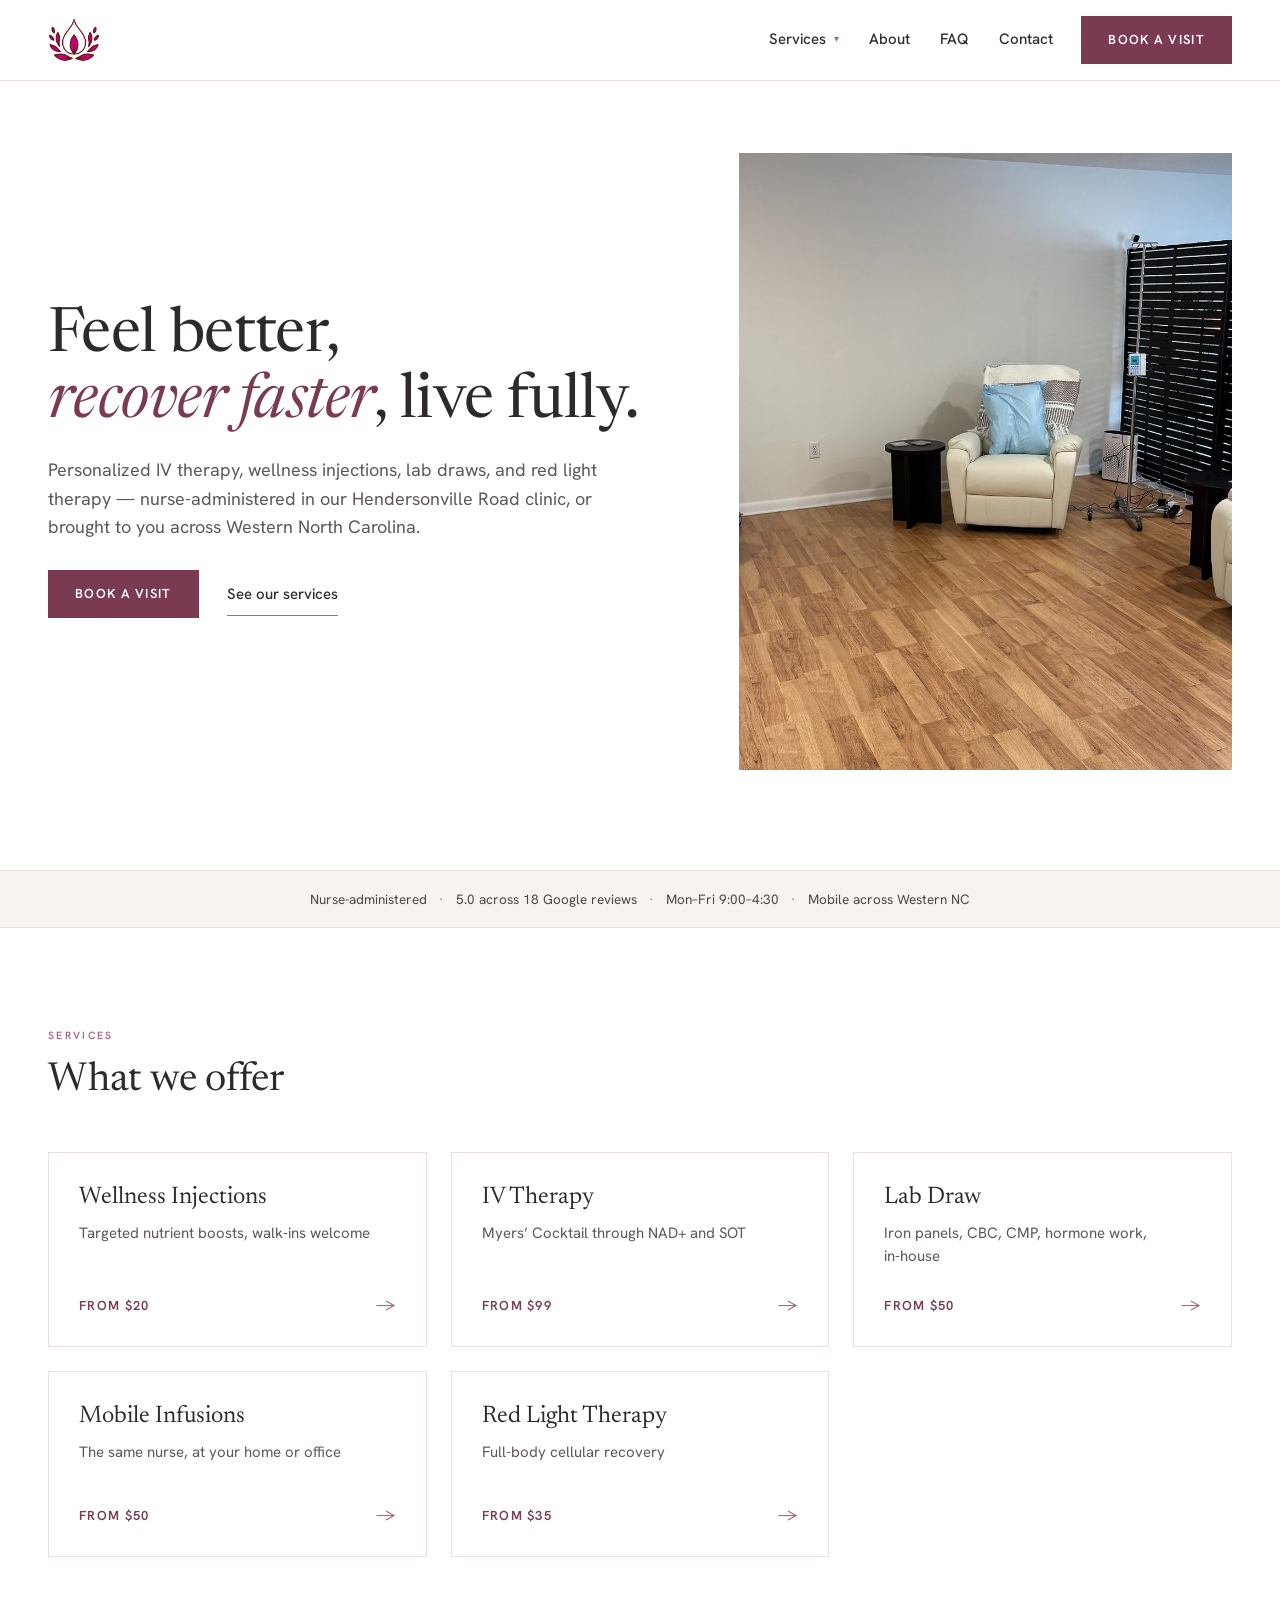
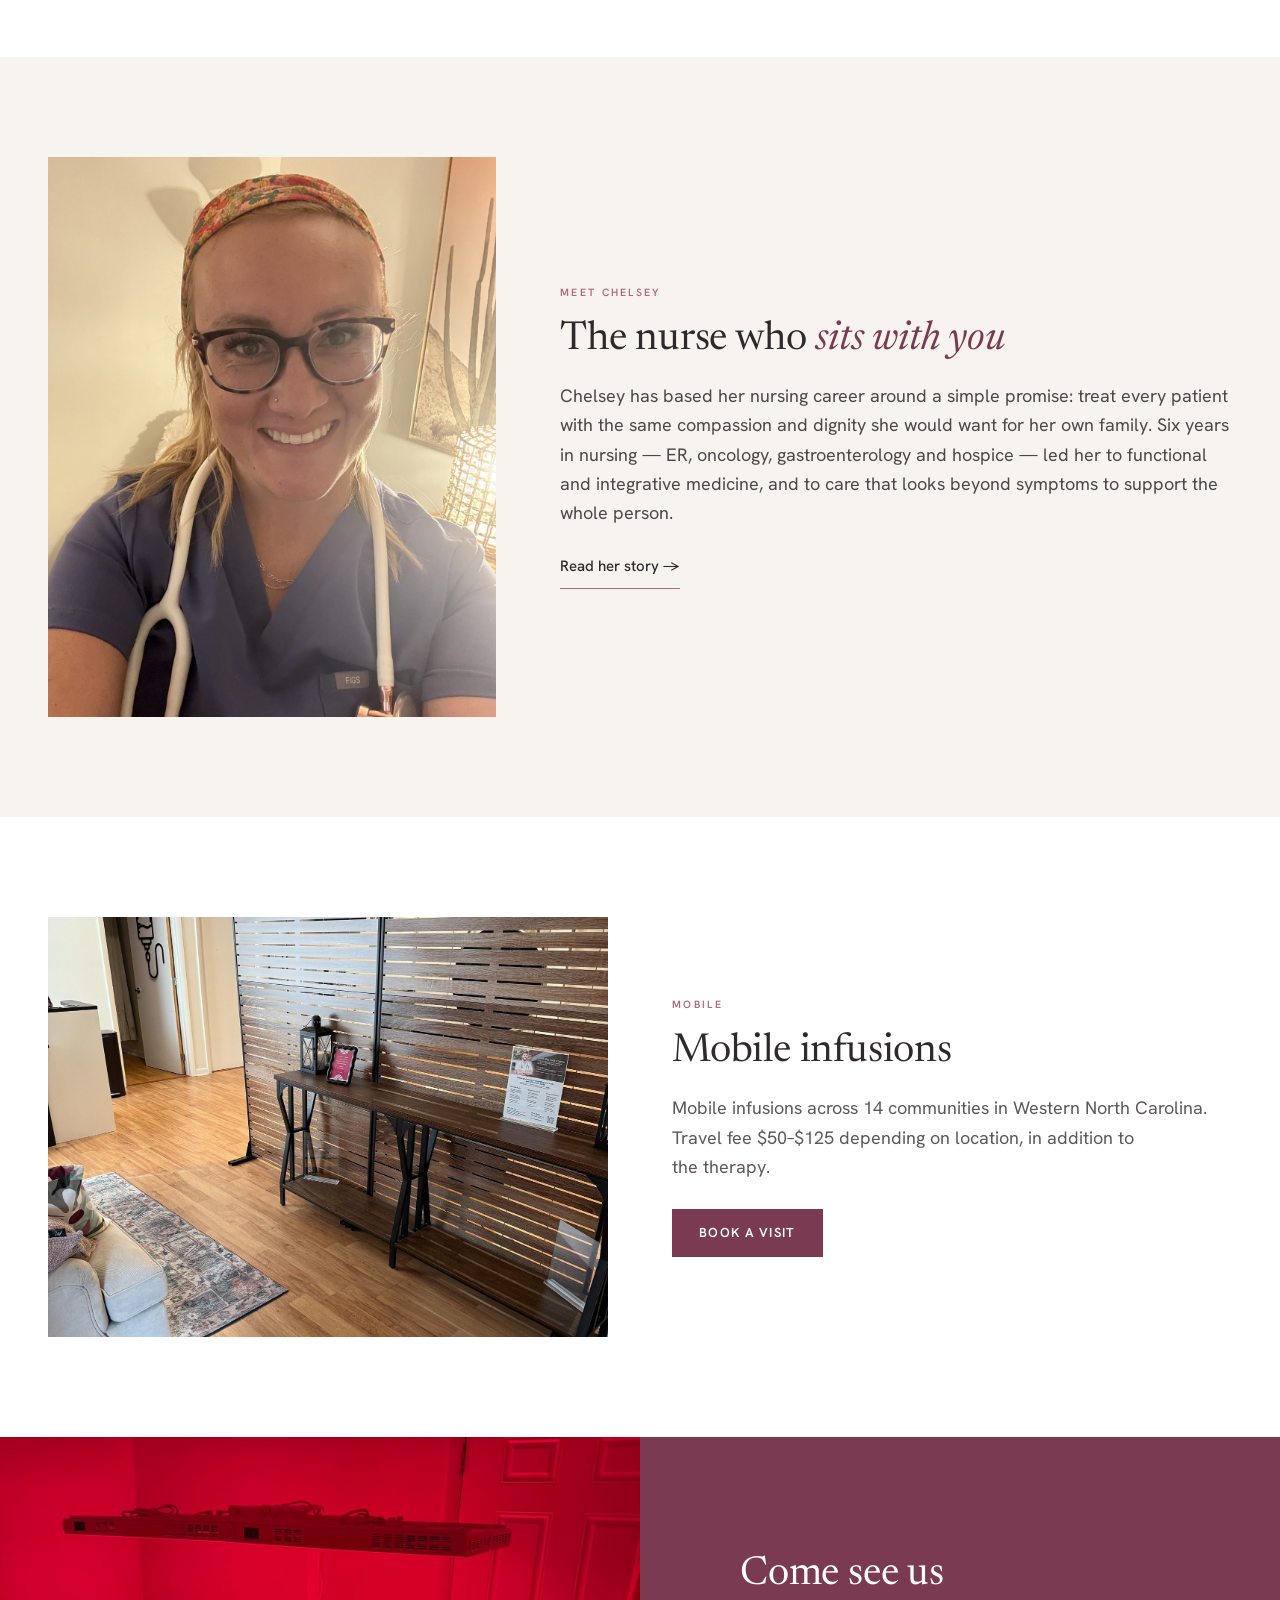
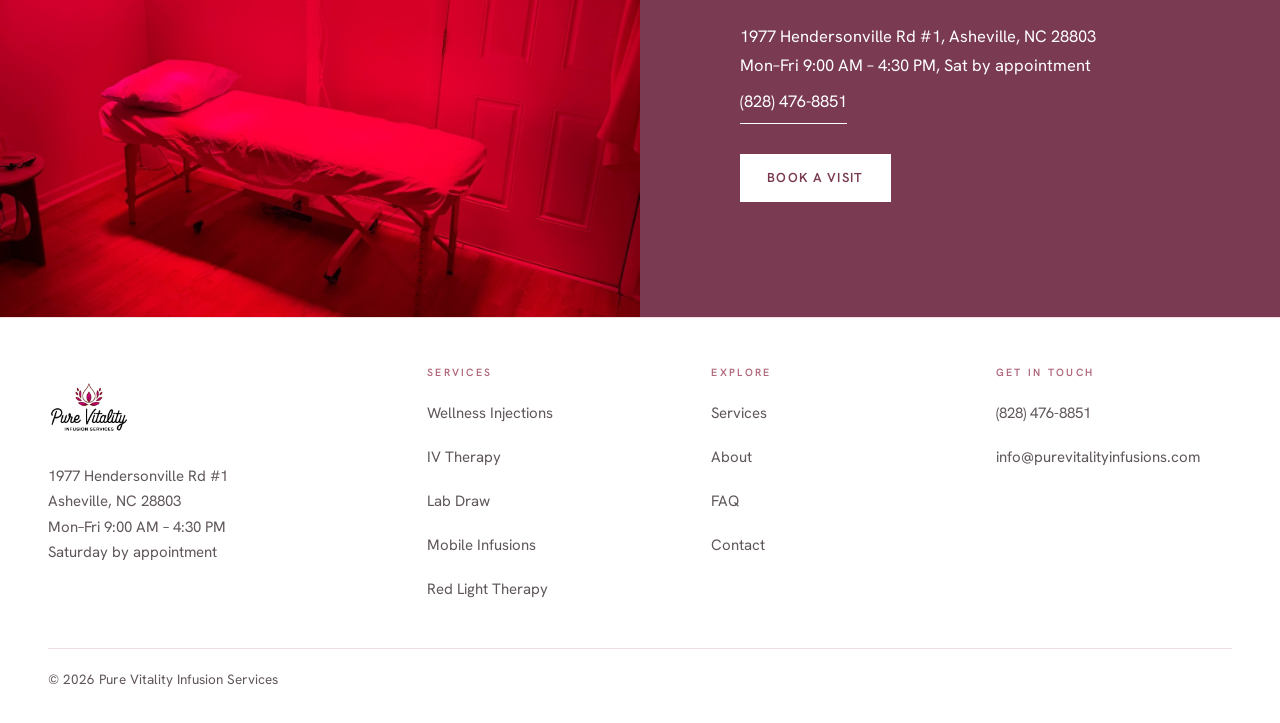
<file: index.html>
<!doctype html>
<html lang="en">
<head>
<meta charset="utf-8">
<meta name="viewport" content="width=device-width, initial-scale=1">
<title>Pure Vitality Infusion Services | IV Therapy in Asheville, NC</title>
<meta name="description" content="Nurse-administered IV therapy, wellness injections, lab draws and red light therapy in Asheville, NC — plus mobile infusions across Western North Carolina.">
<link rel="canonical" href="https://www.purevitalityinfusions.com/">
<meta name="theme-color" content="#7A3B52">
<meta property="og:type" content="website">
<meta property="og:site_name" content="Pure Vitality Infusion Services">
<meta property="og:title" content="Pure Vitality Infusion Services | IV Therapy in Asheville, NC">
<meta property="og:description" content="Nurse-administered IV therapy, wellness injections, lab draws and red light therapy in Asheville, NC — plus mobile infusions across Western North Carolina.">
<meta property="og:url" content="https://www.purevitalityinfusions.com/">
<meta property="og:image" content="https://www.purevitalityinfusions.com/assets/og-image.jpg">
<meta property="og:image:width" content="1200">
<meta property="og:image:height" content="630">
<meta name="twitter:card" content="summary_large_image">
<meta name="twitter:title" content="Pure Vitality Infusion Services | IV Therapy in Asheville, NC">
<meta name="twitter:description" content="Nurse-administered IV therapy, wellness injections, lab draws and red light therapy in Asheville, NC — plus mobile infusions across Western North Carolina.">
<meta name="twitter:image" content="https://www.purevitalityinfusions.com/assets/og-image.jpg">
<link rel="icon" type="image/png" href="assets/favicon.png">
<link rel="preconnect" href="https://fonts.googleapis.com">
<link rel="preconnect" href="https://fonts.gstatic.com" crossorigin>
<link href="https://fonts.googleapis.com/css2?family=Hanken+Grotesk:wght@400;500;600&family=Newsreader:ital@0;1&display=swap" rel="stylesheet">
<link rel="stylesheet" href="css/pure-vitality.css">
<script type="application/ld+json">
{
  "@context": "https://schema.org",
  "@type": "LocalBusiness",
  "@id": "https://www.purevitalityinfusions.com/#clinic",
  "name": "Pure Vitality Infusion Services",
  "url": "https://www.purevitalityinfusions.com/",
  "image": "https://www.purevitalityinfusions.com/assets/og-image.jpg",
  "telephone": "+1-828-476-8851",
  "email": "info@purevitalityinfusions.com",
  "priceRange": "$$",
  "address": {
    "@type": "PostalAddress",
    "streetAddress": "1977 Hendersonville Rd #1",
    "addressLocality": "Asheville",
    "addressRegion": "NC",
    "postalCode": "28803",
    "addressCountry": "US"
  },
  "openingHoursSpecification": [
    {
      "@type": "OpeningHoursSpecification",
      "dayOfWeek": ["Monday", "Tuesday", "Wednesday", "Thursday", "Friday"],
      "opens": "09:00",
      "closes": "16:30"
    }
  ],
  "areaServed": {
    "@type": "GeoCircle",
    "description": "Asheville and Western North Carolina"
  },
  "hasOfferCatalog": {
    "@type": "OfferCatalog",
    "name": "Services",
    "itemListElement": [
      {
        "@type": "Offer",
        "url": "https://www.purevitalityinfusions.com/wellness-injections",
        "priceCurrency": "USD",
        "price": "20",
        "itemOffered": {"@type": "Service", "name": "Wellness Injections"}
      },
      {
        "@type": "Offer",
        "url": "https://www.purevitalityinfusions.com/iv-therapy",
        "priceCurrency": "USD",
        "price": "99",
        "itemOffered": {"@type": "Service", "name": "IV Therapy"}
      },
      {
        "@type": "Offer",
        "url": "https://www.purevitalityinfusions.com/lab-draw",
        "priceCurrency": "USD",
        "price": "50",
        "itemOffered": {"@type": "Service", "name": "Lab Draw"}
      },
      {
        "@type": "Offer",
        "url": "https://www.purevitalityinfusions.com/mobile-infusions",
        "priceCurrency": "USD",
        "price": "50",
        "itemOffered": {"@type": "Service", "name": "Mobile Infusions"}
      },
      {
        "@type": "Offer",
        "url": "https://www.purevitalityinfusions.com/red-light-therapy",
        "priceCurrency": "USD",
        "price": "35",
        "itemOffered": {"@type": "Service", "name": "Red Light Therapy"}
      }
    ]
  }
}
</script>
<script>
  // gtag() shim only: js/site.js sends phone_call_click through it. GA4 itself loads via GTM's Google tag.
  window.dataLayer = window.dataLayer || [];
  function gtag(){dataLayer.push(arguments);}
</script>
<!-- Google Tag Manager -->
<script>(function(w,d,s,l,i){w[l]=w[l]||[];w[l].push({'gtm.start':
new Date().getTime(),event:'gtm.js'});var f=d.getElementsByTagName(s)[0],
j=d.createElement(s),dl=l!='dataLayer'?'&l='+l:'';j.async=true;j.src=
'https://www.googletagmanager.com/gtm.js?id='+i+dl;f.parentNode.insertBefore(j,f);
})(window,document,'script','dataLayer','GTM-WG5XPGCT');</script>
<!-- End Google Tag Manager -->
</head>
<body>
<!-- Google Tag Manager (noscript) -->
<noscript><iframe src="https://www.googletagmanager.com/ns.html?id=GTM-WG5XPGCT"
height="0" width="0" style="display:none;visibility:hidden"></iframe></noscript>
<!-- End Google Tag Manager (noscript) -->
<a class="pv-skip" href="#main">Skip to content</a>
<header class="pv-header">
  <div class="pv-header__inner">
    <a class="pv-header__logo" href="/" aria-label="Pure Vitality Infusion Services — home">
      <img src="assets/logo-mark.png" alt="Pure Vitality Infusion Services" width="351" height="295">
    </a>

    <nav class="pv-nav" id="pv-nav" aria-label="Main">
      <ul class="pv-nav__list">
        <li class="pv-nav__item pv-nav__item--services">
          <button class="pv-nav__link pv-nav__disclosure" type="button" aria-expanded="false" data-pv-services>Services <span class="pv-nav__caret" aria-hidden="true">&#9662;</span></button>
          <ul class="pv-nav__menu">
            <li><a href="wellness-injections.html">Wellness Injections</a></li>
            <li><a href="iv-therapy.html">IV Therapy</a></li>
            <li><a href="lab-draw.html">Lab Draw</a></li>
            <li><a href="mobile-infusions.html">Mobile Infusions</a></li>
            <li><a href="red-light-therapy.html">Red Light Therapy</a></li>
          </ul>
        </li>
        <li class="pv-nav__item"><a class="pv-nav__link" href="about.html">About</a></li>
        <li class="pv-nav__item"><a class="pv-nav__link" href="faq.html">FAQ</a></li>
        <li class="pv-nav__item"><a class="pv-nav__link" href="contact.html">Contact</a></li>
      </ul>
    </nav>

    <a class="pv-btn pv-header__cta" href="https://www.vagaro.com/Users/BusinessWidget.aspx?enc=MMLjhIwJMcwFQhXLL7ifVJF9z7kcX0lzixtp+m+yfoG2bJyrqDky7WY54nvtQg2XBzjcqaM36+mfYYlgouhfE+lC307I8W+/Ednkhz7sAknVIbxabTeWv7CJ1Jl7AfPvKdxgU5egafNXK8v1nIJR/[base64]/PGoiWZqwTJgsa3EWKnKZuX78jBLaUNn2bMLB2zGohFZn3Was3Ve5WaFe4bsY1VsB+hLtPDc6uQKi+EvvF/RRCTKU=" target="_blank" rel="noopener">Book a visit</a>

    <button class="pv-navtoggle" type="button" aria-expanded="false" aria-controls="pv-nav" data-pv-navtoggle>
      <span class="pv-navtoggle__bars" aria-hidden="true"></span>
      <span class="pv-visually-hidden">Menu</span>
    </button>
  </div>
</header>

<main id="main">

<section class="pv-hero">
  <div class="pv-container">
    <div class="pv-hero__grid">
      <div class="pv-hero__copy">
        <h1>Feel better, <em>recover&nbsp;faster</em>, live fully.</h1>
        <p class="pv-lead">Personalized IV therapy, wellness injections, lab draws, and red light therapy &mdash; nurse-administered in our Hendersonville Road clinic, or brought to you across Western North Carolina.</p>
        <div class="pv-actions">
          <a class="pv-btn" href="https://www.vagaro.com/Users/BusinessWidget.aspx?enc=MMLjhIwJMcwFQhXLL7ifVJF9z7kcX0lzixtp+m+yfoG2bJyrqDky7WY54nvtQg2XBzjcqaM36+mfYYlgouhfE+lC307I8W+/Ednkhz7sAknVIbxabTeWv7CJ1Jl7AfPvKdxgU5egafNXK8v1nIJR/[base64]/PGoiWZqwTJgsa3EWKnKZuX78jBLaUNn2bMLB2zGohFZn3Was3Ve5WaFe4bsY1VsB+hLtPDc6uQKi+EvvF/RRCTKU=" target="_blank" rel="noopener">Book a visit</a>
          <a class="pv-link" href="#services">See our services</a>
        </div>
      </div>
      <div class="pv-hero__media">
        <img src="assets/photos/infusion-room.jpg" alt="Infusion room at Pure Vitality Infusion Services in Asheville" width="1200" height="1500" fetchpriority="high" decoding="async">
      </div>
    </div>
  </div>
</section>

<section class="pv-trust-strip" aria-label="Pure Vitality at a glance">
  <div class="pv-container">
    <p class="pv-trust-strip__list">
      <span>Nurse-administered</span>
      <span class="pv-trust-strip__sep" aria-hidden="true">&middot;</span>
      <span>5.0 across 18 Google reviews</span>
      <span class="pv-trust-strip__sep" aria-hidden="true">&middot;</span>
      <span>Mon&ndash;Fri 9:00&ndash;4:30</span>
      <span class="pv-trust-strip__sep" aria-hidden="true">&middot;</span>
      <span>Mobile across Western NC</span>
    </p>
  </div>
</section>

<section class="pv-section" id="services">
  <div class="pv-container">
    <div class="pv-section__head">
      <span class="pv-eyebrow">Services</span>
      <h2>What we offer</h2>
    </div>
    <div class="pv-services__grid">
        <a class="pv-service-card" href="wellness-injections.html">
          <span class="pv-service-card__title">Wellness Injections</span>
          <span class="pv-service-card__desc">Targeted nutrient boosts, walk-ins welcome</span>
          <span class="pv-service-card__foot">
            <span class="pv-service-card__price">From $20</span>
            <span class="pv-service-card__arrow" aria-hidden="true">&rarr;</span>
          </span>
        </a>
        <a class="pv-service-card" href="iv-therapy.html">
          <span class="pv-service-card__title">IV Therapy</span>
          <span class="pv-service-card__desc">Myers&rsquo; Cocktail through NAD+ and SOT</span>
          <span class="pv-service-card__foot">
            <span class="pv-service-card__price">From $99</span>
            <span class="pv-service-card__arrow" aria-hidden="true">&rarr;</span>
          </span>
        </a>
        <a class="pv-service-card" href="lab-draw.html">
          <span class="pv-service-card__title">Lab Draw</span>
          <span class="pv-service-card__desc">Iron panels, CBC, CMP, hormone work, in-house</span>
          <span class="pv-service-card__foot">
            <span class="pv-service-card__price">From $50</span>
            <span class="pv-service-card__arrow" aria-hidden="true">&rarr;</span>
          </span>
        </a>
        <a class="pv-service-card" href="mobile-infusions.html">
          <span class="pv-service-card__title">Mobile Infusions</span>
          <span class="pv-service-card__desc">The same nurse, at your home or office</span>
          <span class="pv-service-card__foot">
            <span class="pv-service-card__price">From $50</span>
            <span class="pv-service-card__arrow" aria-hidden="true">&rarr;</span>
          </span>
        </a>
        <a class="pv-service-card" href="red-light-therapy.html">
          <span class="pv-service-card__title">Red Light Therapy</span>
          <span class="pv-service-card__desc">Full-body cellular recovery</span>
          <span class="pv-service-card__foot">
            <span class="pv-service-card__price">From $35</span>
            <span class="pv-service-card__arrow" aria-hidden="true">&rarr;</span>
          </span>
        </a>
    </div>
  </div>
</section>

<section class="pv-section pv-section--sand">
  <div class="pv-container">
    <div class="pv-split pv-split--narrow-media">
      <div class="pv-split__media">
        <img src="assets/photos/chelsey-portrait.jpg" alt="Chelsey Wines, RN, founder of Pure Vitality Infusion Services" width="1200" height="1500" loading="lazy" decoding="async">
      </div>
      <div class="pv-split__copy">
        <span class="pv-eyebrow">Meet Chelsey</span>
        <h2>The nurse who <em>sits with you</em></h2>
        <p>Chelsey has based her nursing career around a simple promise: treat every patient with the same compassion and dignity she would want for her own family. Six years in nursing &mdash; ER, oncology, gastroenterology and hospice &mdash; led her to functional and integrative medicine, and to care that looks beyond symptoms to support the whole person.</p>
        <p><a class="pv-link" href="about.html">Read her story &rarr;</a></p>
      </div>
    </div>
  </div>
</section>

<section class="pv-section">
  <div class="pv-container">
    <div class="pv-split">
      <div class="pv-split__media">
        <img src="assets/photos/reception.jpg" alt="Reception area at the Pure Vitality clinic on Hendersonville Road" width="1600" height="1000" loading="lazy" decoding="async">
      </div>
      <div class="pv-split__copy">
        <span class="pv-eyebrow">Mobile</span>
        <h2>Mobile infusions</h2>
        <p>Mobile infusions across 14 communities in Western North Carolina. Travel fee $50&ndash;$125 depending on location, in addition to the therapy.</p>
        <div class="pv-actions">
          <a class="pv-btn" href="https://www.vagaro.com/Users/BusinessWidget.aspx?enc=MMLjhIwJMcwFQhXLL7ifVJF9z7kcX0lzixtp+m+yfoG2bJyrqDky7WY54nvtQg2XBzjcqaM36+mfYYlgouhfE+lC307I8W+/Ednkhz7sAknVIbxabTeWv7CJ1Jl7AfPvKdxgU5egafNXK8v1nIJR/[base64]/PGoiWZqwTJgsa3EWKnKZuX78jBLaUNn2bMLB2zGohFZn3Was3Ve5WaFe4bsY1VsB+hLtPDc6uQKi+EvvF/RRCTKU=" target="_blank" rel="noopener">Book a visit</a>
        </div>
      </div>
    </div>
  </div>
</section>

<section class="pv-closing">
  <div class="pv-closing__media">
    <img src="assets/photos/red-light-room.jpg" alt="Red light therapy room at Pure Vitality Infusion Services" width="1500" height="1000" loading="lazy" decoding="async">
  </div>
  <div class="pv-closing__copy">
    <h2>Come see us</h2>
    <div class="pv-closing__lines">
      <p>1977 Hendersonville Rd #1, Asheville, NC 28803</p>
      <p>Mon&ndash;Fri 9:00 AM &ndash; 4:30 PM, Sat by appointment</p>
      <p><a href="tel:+18284768851">(828) 476-8851</a></p>
    </div>
    <div class="pv-actions">
      <a class="pv-btn pv-btn--invert" href="https://www.vagaro.com/Users/BusinessWidget.aspx?enc=MMLjhIwJMcwFQhXLL7ifVJF9z7kcX0lzixtp+m+yfoG2bJyrqDky7WY54nvtQg2XBzjcqaM36+mfYYlgouhfE+lC307I8W+/Ednkhz7sAknVIbxabTeWv7CJ1Jl7AfPvKdxgU5egafNXK8v1nIJR/[base64]/PGoiWZqwTJgsa3EWKnKZuX78jBLaUNn2bMLB2zGohFZn3Was3Ve5WaFe4bsY1VsB+hLtPDc6uQKi+EvvF/RRCTKU=" target="_blank" rel="noopener">Book a visit</a>
    </div>
  </div>
</section>
</main>

<footer class="pv-footer">
  <div class="pv-container">
    <div class="pv-footer__grid">
      <div>
        <div class="pv-footer__logo">
          <img src="assets/logo.png" alt="Pure Vitality Infusion Services" width="1024" height="1024" loading="lazy">
        </div>
        <address>
          1977 Hendersonville Rd #1<br>
          Asheville, NC 28803<br>
          Mon&ndash;Fri 9:00 AM &ndash; 4:30 PM<br>
          Saturday by appointment
        </address>
      </div>

      <div>
        <h2>Services</h2>
        <ul>
          <li><a href="wellness-injections.html">Wellness Injections</a></li>
          <li><a href="iv-therapy.html">IV Therapy</a></li>
          <li><a href="lab-draw.html">Lab Draw</a></li>
          <li><a href="mobile-infusions.html">Mobile Infusions</a></li>
          <li><a href="red-light-therapy.html">Red Light Therapy</a></li>
        </ul>
      </div>

      <div>
        <h2>Explore</h2>
        <ul>
          <li><a href="/#services">Services</a></li>
          <li><a href="about.html">About</a></li>
          <li><a href="faq.html">FAQ</a></li>
          <li><a href="contact.html">Contact</a></li>
        </ul>
      </div>

      <div>
        <h2>Get in touch</h2>
        <ul>
          <li><a href="tel:+18284768851">(828) 476-8851</a></li>
          <li><a href="mailto:info@purevitalityinfusions.com">info@purevitalityinfusions.com</a></li>
        </ul>
      </div>
    </div>

    <p class="pv-footer__bar">&copy; <span data-pv-year>2026</span> Pure Vitality Infusion Services</p>
  </div>
</footer>

<script src="js/site.js?v=19"></script>
</body>
</html>
</file>
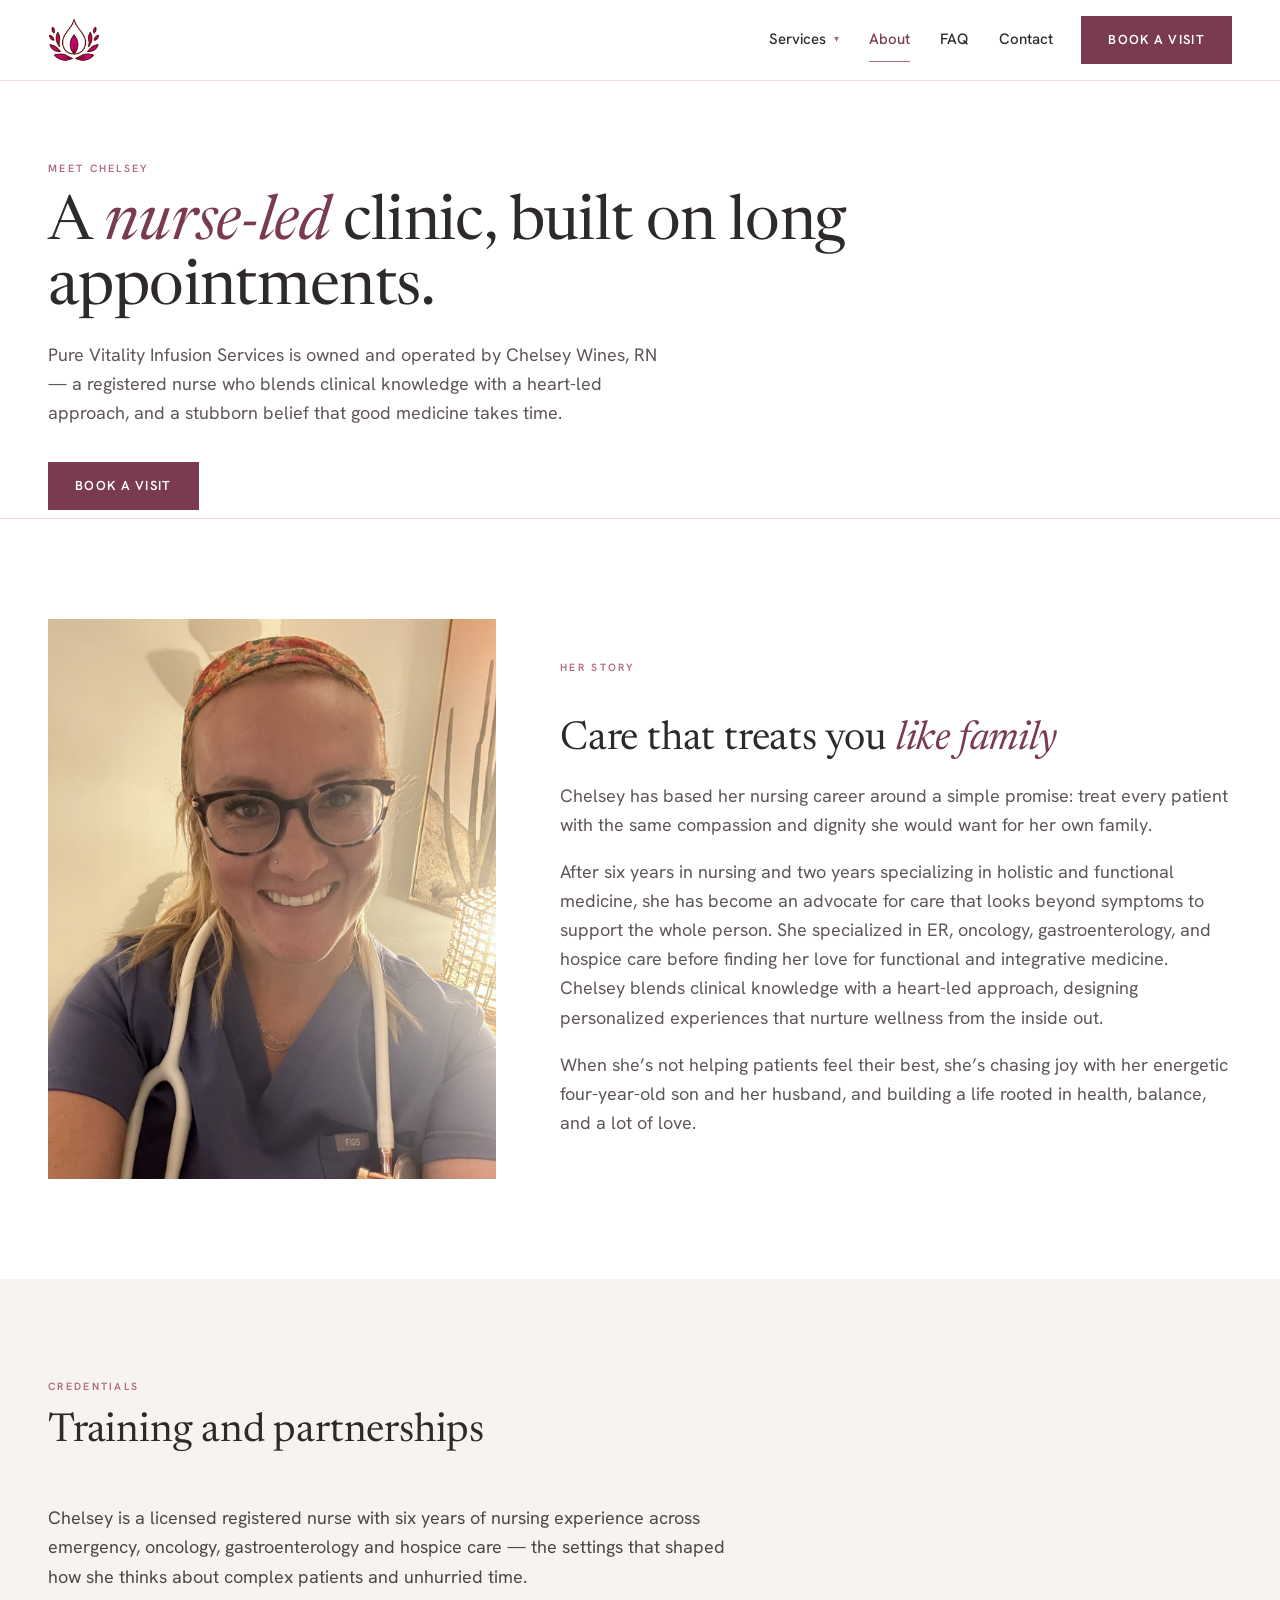
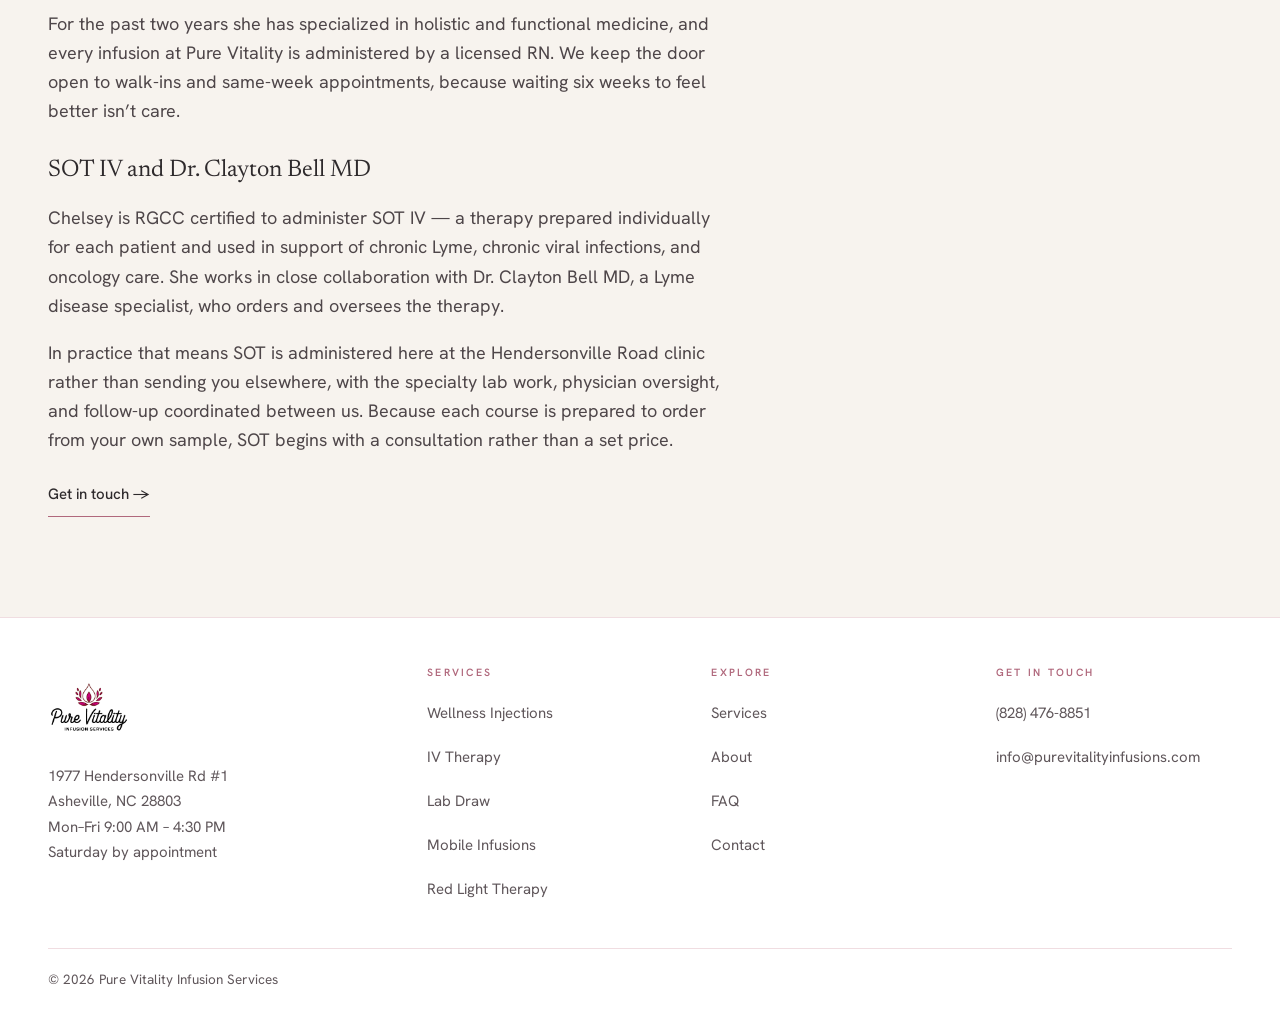
<file: about.html>
<!doctype html>
<html lang="en">
<head>
<meta charset="utf-8">
<meta name="viewport" content="width=device-width, initial-scale=1">
<title>About Chelsey Wines, RN | Pure Vitality Infusion Services</title>
<meta name="description" content="Pure Vitality is owned and operated by Chelsey Wines, RN — six years across ER, oncology, gastroenterology and hospice, now specializing in functional medicine and RGCC certified for SOT IV.">
<link rel="canonical" href="https://www.purevitalityinfusions.com/about">
<meta name="theme-color" content="#7A3B52">
<meta property="og:type" content="website">
<meta property="og:site_name" content="Pure Vitality Infusion Services">
<meta property="og:title" content="About Chelsey Wines, RN | Pure Vitality Infusion Services">
<meta property="og:description" content="Pure Vitality is owned and operated by Chelsey Wines, RN — six years across ER, oncology, gastroenterology and hospice, now specializing in functional medicine and RGCC certified for SOT IV.">
<meta property="og:url" content="https://www.purevitalityinfusions.com/about">
<meta property="og:image" content="https://www.purevitalityinfusions.com/assets/og-image.jpg">
<meta property="og:image:width" content="1200">
<meta property="og:image:height" content="630">
<meta name="twitter:card" content="summary_large_image">
<meta name="twitter:title" content="About Chelsey Wines, RN | Pure Vitality Infusion Services">
<meta name="twitter:description" content="Pure Vitality is owned and operated by Chelsey Wines, RN — six years across ER, oncology, gastroenterology and hospice, now specializing in functional medicine and RGCC certified for SOT IV.">
<meta name="twitter:image" content="https://www.purevitalityinfusions.com/assets/og-image.jpg">
<link rel="icon" type="image/png" href="assets/favicon.png">
<link rel="preconnect" href="https://fonts.googleapis.com">
<link rel="preconnect" href="https://fonts.gstatic.com" crossorigin>
<link href="https://fonts.googleapis.com/css2?family=Hanken+Grotesk:wght@400;500;600&family=Newsreader:ital@0;1&display=swap" rel="stylesheet">
<link rel="stylesheet" href="css/pure-vitality.css">
<script>
  // gtag() shim only: js/site.js sends phone_call_click through it. GA4 itself loads via GTM's Google tag.
  window.dataLayer = window.dataLayer || [];
  function gtag(){dataLayer.push(arguments);}
</script>
<!-- Google Tag Manager -->
<script>(function(w,d,s,l,i){w[l]=w[l]||[];w[l].push({'gtm.start':
new Date().getTime(),event:'gtm.js'});var f=d.getElementsByTagName(s)[0],
j=d.createElement(s),dl=l!='dataLayer'?'&l='+l:'';j.async=true;j.src=
'https://www.googletagmanager.com/gtm.js?id='+i+dl;f.parentNode.insertBefore(j,f);
})(window,document,'script','dataLayer','GTM-WG5XPGCT');</script>
<!-- End Google Tag Manager -->
</head>
<body>
<!-- Google Tag Manager (noscript) -->
<noscript><iframe src="https://www.googletagmanager.com/ns.html?id=GTM-WG5XPGCT"
height="0" width="0" style="display:none;visibility:hidden"></iframe></noscript>
<!-- End Google Tag Manager (noscript) -->
<a class="pv-skip" href="#main">Skip to content</a>
<header class="pv-header">
  <div class="pv-header__inner">
    <a class="pv-header__logo" href="/" aria-label="Pure Vitality Infusion Services — home">
      <img src="assets/logo-mark.png" alt="Pure Vitality Infusion Services" width="351" height="295">
    </a>

    <nav class="pv-nav" id="pv-nav" aria-label="Main">
      <ul class="pv-nav__list">
        <li class="pv-nav__item pv-nav__item--services">
          <button class="pv-nav__link pv-nav__disclosure" type="button" aria-expanded="false" data-pv-services>Services <span class="pv-nav__caret" aria-hidden="true">&#9662;</span></button>
          <ul class="pv-nav__menu">
            <li><a href="wellness-injections.html">Wellness Injections</a></li>
            <li><a href="iv-therapy.html">IV Therapy</a></li>
            <li><a href="lab-draw.html">Lab Draw</a></li>
            <li><a href="mobile-infusions.html">Mobile Infusions</a></li>
            <li><a href="red-light-therapy.html">Red Light Therapy</a></li>
          </ul>
        </li>
        <li class="pv-nav__item"><a class="pv-nav__link" href="about.html" aria-current="page">About</a></li>
        <li class="pv-nav__item"><a class="pv-nav__link" href="faq.html">FAQ</a></li>
        <li class="pv-nav__item"><a class="pv-nav__link" href="contact.html">Contact</a></li>
      </ul>
    </nav>

    <a class="pv-btn pv-header__cta" href="https://www.vagaro.com/Users/BusinessWidget.aspx?enc=MMLjhIwJMcwFQhXLL7ifVJF9z7kcX0lzixtp+m+yfoG2bJyrqDky7WY54nvtQg2XBzjcqaM36+mfYYlgouhfE+lC307I8W+/Ednkhz7sAknVIbxabTeWv7CJ1Jl7AfPvKdxgU5egafNXK8v1nIJR/[base64]/PGoiWZqwTJgsa3EWKnKZuX78jBLaUNn2bMLB2zGohFZn3Was3Ve5WaFe4bsY1VsB+hLtPDc6uQKi+EvvF/RRCTKU=" target="_blank" rel="noopener">Book a visit</a>

    <button class="pv-navtoggle" type="button" aria-expanded="false" aria-controls="pv-nav" data-pv-navtoggle>
      <span class="pv-navtoggle__bars" aria-hidden="true"></span>
      <span class="pv-visually-hidden">Menu</span>
    </button>
  </div>
</header>

<main id="main">

<section class="pv-pagehead">
  <div class="pv-container">
    <span class="pv-eyebrow">Meet Chelsey</span>
    <h1>A <em>nurse-led</em> clinic, built on long appointments.</h1>
    <p class="pv-lead">Pure Vitality Infusion Services is owned and operated by Chelsey Wines, RN &mdash; a registered nurse who blends clinical knowledge with a heart-led approach, and a stubborn belief that good medicine takes time.</p>
    <div class="pv-actions">
      <a class="pv-btn" href="https://www.vagaro.com/Users/BusinessWidget.aspx?enc=MMLjhIwJMcwFQhXLL7ifVJF9z7kcX0lzixtp+m+yfoG2bJyrqDky7WY54nvtQg2XBzjcqaM36+mfYYlgouhfE+lC307I8W+/Ednkhz7sAknVIbxabTeWv7CJ1Jl7AfPvKdxgU5egafNXK8v1nIJR/[base64]/PGoiWZqwTJgsa3EWKnKZuX78jBLaUNn2bMLB2zGohFZn3Was3Ve5WaFe4bsY1VsB+hLtPDc6uQKi+EvvF/RRCTKU=" target="_blank" rel="noopener">Book a visit</a>
    </div>
  </div>
</section>

<section class="pv-section">
  <div class="pv-container">
    <div class="pv-split pv-split--narrow-media">
      <div class="pv-split__media">
        <img src="assets/photos/chelsey-portrait.jpg" alt="Chelsey Wines, RN, founder of Pure Vitality Infusion Services" width="1200" height="1500" loading="lazy" decoding="async">
      </div>
      <div class="pv-split__copy pv-prose">
        <span class="pv-eyebrow">Her story</span>
        <h2>Care that treats you <em>like family</em></h2>
        <p>Chelsey has based her nursing career around a simple promise: treat every patient with the same compassion and dignity she would want for her own family.</p>
        <p>After six years in nursing and two years specializing in holistic and functional medicine, she has become an advocate for care that looks beyond symptoms to support the whole person. She specialized in ER, oncology, gastroenterology, and hospice care before finding her love for functional and integrative medicine. Chelsey blends clinical knowledge with a heart-led approach, designing personalized experiences that nurture wellness from the inside out.</p>
        <p>When she&rsquo;s not helping patients feel their best, she&rsquo;s chasing joy with her energetic four-year-old son and her husband, and building a life rooted in health, balance, and a lot of love.</p>
      </div>
    </div>
  </div>
</section>

<section class="pv-section pv-section--sand">
  <div class="pv-container">
    <div class="pv-section__head">
      <span class="pv-eyebrow">Credentials</span>
      <h2>Training and partnerships</h2>
    </div>
    <div class="pv-prose">
      <p>Chelsey is a licensed registered nurse with six years of nursing experience across emergency, oncology, gastroenterology and hospice care &mdash; the settings that shaped how she thinks about complex patients and unhurried time.</p>
      <p>For the past two years she has specialized in holistic and functional medicine, and every infusion at Pure Vitality is administered by a licensed RN. We keep the door open to walk-ins and same-week appointments, because waiting six weeks to feel better isn&rsquo;t care.</p>
      <h3>SOT IV and Dr. Clayton Bell MD</h3>
      <p>Chelsey is RGCC certified to administer SOT IV &mdash; a therapy prepared individually for each patient and used in support of chronic Lyme, chronic viral infections, and oncology care. She works in close collaboration with Dr. Clayton Bell MD, a Lyme disease specialist, who orders and oversees the therapy.</p>
      <p>In practice that means SOT is administered here at the Hendersonville Road clinic rather than sending you elsewhere, with the specialty lab work, physician oversight, and follow-up coordinated between us. Because each course is prepared to order from your own sample, SOT begins with a consultation rather than a set price.</p>
      <p><a class="pv-link" href="contact.html">Get in touch &rarr;</a></p>
    </div>
  </div>
</section>
</main>

<footer class="pv-footer">
  <div class="pv-container">
    <div class="pv-footer__grid">
      <div>
        <div class="pv-footer__logo">
          <img src="assets/logo.png" alt="Pure Vitality Infusion Services" width="1024" height="1024" loading="lazy">
        </div>
        <address>
          1977 Hendersonville Rd #1<br>
          Asheville, NC 28803<br>
          Mon&ndash;Fri 9:00 AM &ndash; 4:30 PM<br>
          Saturday by appointment
        </address>
      </div>

      <div>
        <h2>Services</h2>
        <ul>
          <li><a href="wellness-injections.html">Wellness Injections</a></li>
          <li><a href="iv-therapy.html">IV Therapy</a></li>
          <li><a href="lab-draw.html">Lab Draw</a></li>
          <li><a href="mobile-infusions.html">Mobile Infusions</a></li>
          <li><a href="red-light-therapy.html">Red Light Therapy</a></li>
        </ul>
      </div>

      <div>
        <h2>Explore</h2>
        <ul>
          <li><a href="/#services">Services</a></li>
          <li><a href="about.html">About</a></li>
          <li><a href="faq.html">FAQ</a></li>
          <li><a href="contact.html">Contact</a></li>
        </ul>
      </div>

      <div>
        <h2>Get in touch</h2>
        <ul>
          <li><a href="tel:+18284768851">(828) 476-8851</a></li>
          <li><a href="mailto:info@purevitalityinfusions.com">info@purevitalityinfusions.com</a></li>
        </ul>
      </div>
    </div>

    <p class="pv-footer__bar">&copy; <span data-pv-year>2026</span> Pure Vitality Infusion Services</p>
  </div>
</footer>

<script src="js/site.js?v=19"></script>
</body>
</html>
</file>
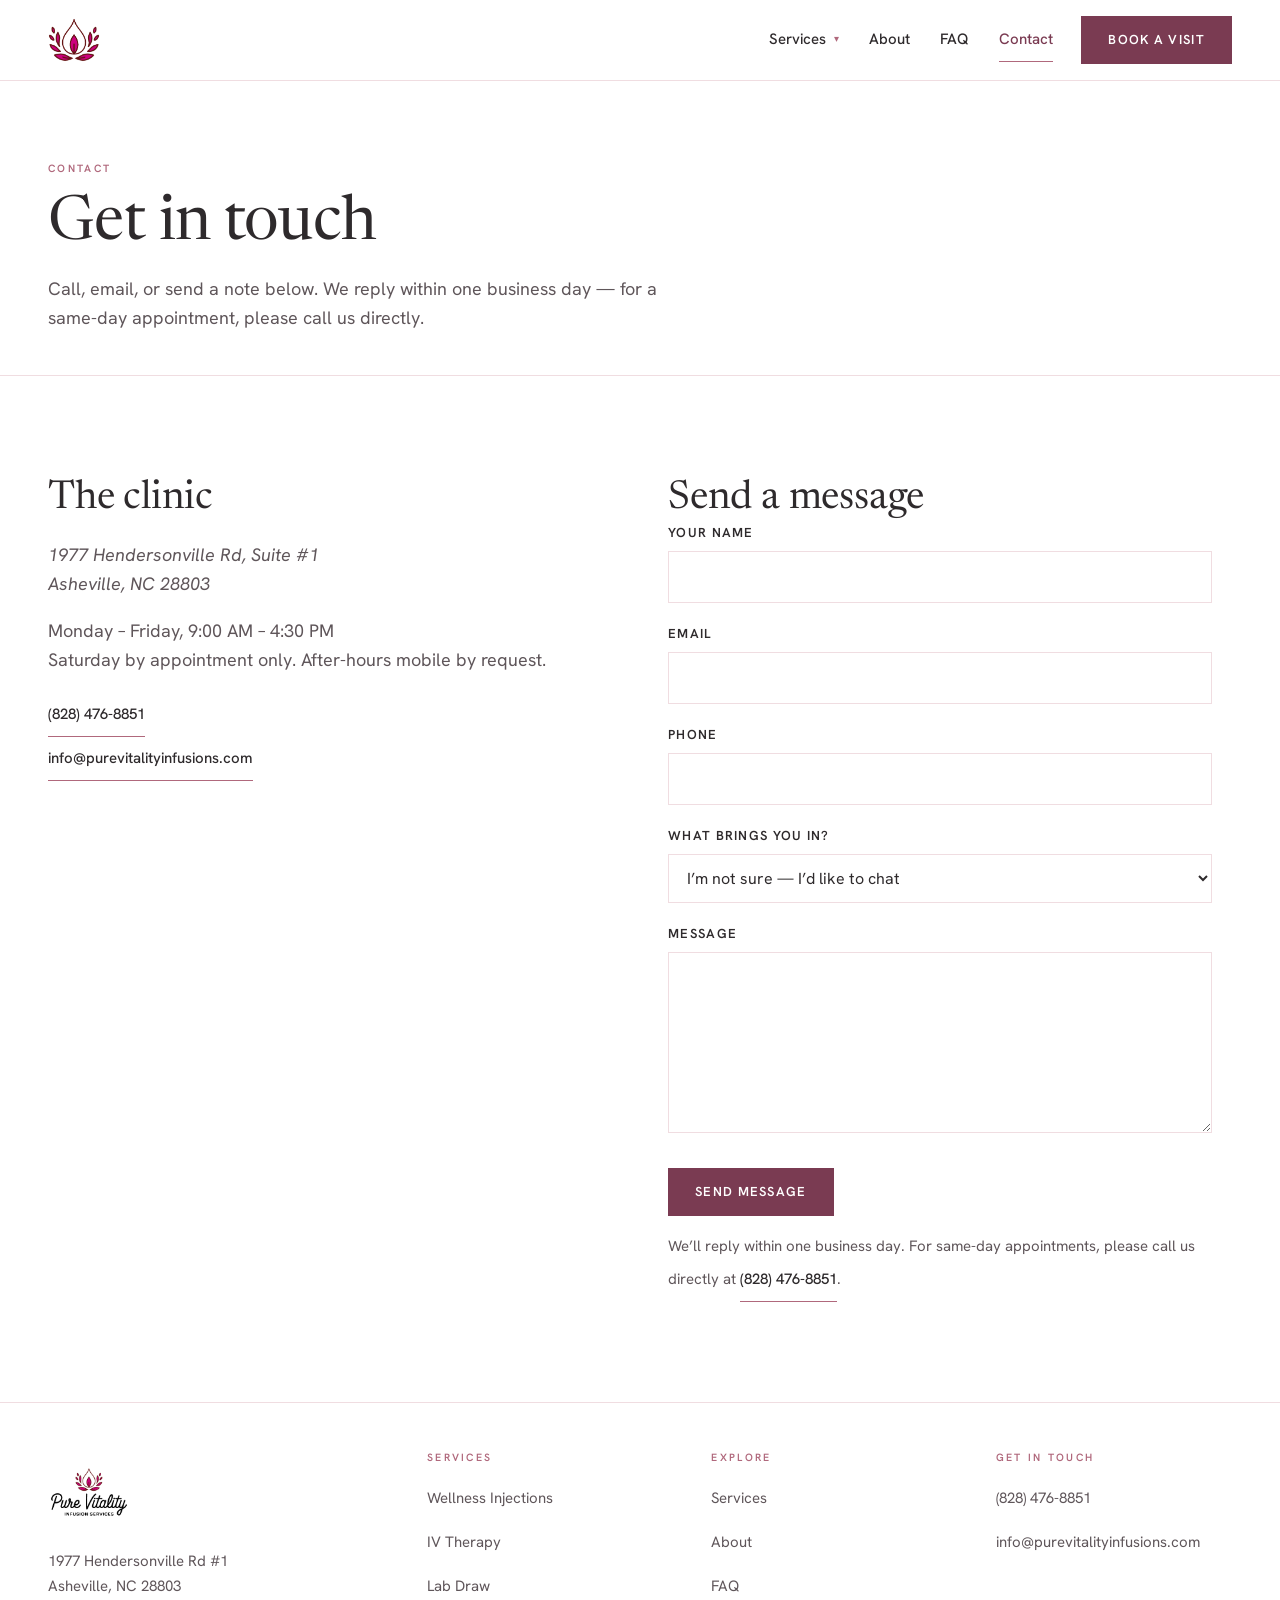
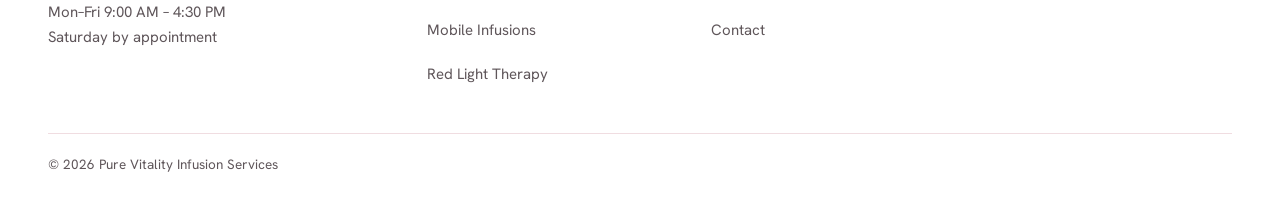
<file: contact.html>
<!doctype html>
<html lang="en">
<head>
<meta charset="utf-8">
<meta name="viewport" content="width=device-width, initial-scale=1">
<title>Contact &amp; Visit | Pure Vitality Infusion Services</title>
<meta name="description" content="Visit Pure Vitality at 1977 Hendersonville Rd #1, Asheville, NC 28803. Call (828) 476-8851, email us, or send a message — we reply within one business day.">
<link rel="canonical" href="https://www.purevitalityinfusions.com/contact">
<meta name="theme-color" content="#7A3B52">
<meta property="og:type" content="website">
<meta property="og:site_name" content="Pure Vitality Infusion Services">
<meta property="og:title" content="Contact &amp; Visit | Pure Vitality Infusion Services">
<meta property="og:description" content="Visit Pure Vitality at 1977 Hendersonville Rd #1, Asheville, NC 28803. Call (828) 476-8851, email us, or send a message — we reply within one business day.">
<meta property="og:url" content="https://www.purevitalityinfusions.com/contact">
<meta property="og:image" content="https://www.purevitalityinfusions.com/assets/og-image.jpg">
<meta property="og:image:width" content="1200">
<meta property="og:image:height" content="630">
<meta name="twitter:card" content="summary_large_image">
<meta name="twitter:title" content="Contact &amp; Visit | Pure Vitality Infusion Services">
<meta name="twitter:description" content="Visit Pure Vitality at 1977 Hendersonville Rd #1, Asheville, NC 28803. Call (828) 476-8851, email us, or send a message — we reply within one business day.">
<meta name="twitter:image" content="https://www.purevitalityinfusions.com/assets/og-image.jpg">
<link rel="icon" type="image/png" href="assets/favicon.png">
<link rel="preconnect" href="https://fonts.googleapis.com">
<link rel="preconnect" href="https://fonts.gstatic.com" crossorigin>
<link href="https://fonts.googleapis.com/css2?family=Hanken+Grotesk:wght@400;500;600&family=Newsreader:ital@0;1&display=swap" rel="stylesheet">
<link rel="stylesheet" href="css/pure-vitality.css">
<script>
  // gtag() shim only: js/site.js sends phone_call_click through it. GA4 itself loads via GTM's Google tag.
  window.dataLayer = window.dataLayer || [];
  function gtag(){dataLayer.push(arguments);}
</script>
<!-- Google Tag Manager -->
<script>(function(w,d,s,l,i){w[l]=w[l]||[];w[l].push({'gtm.start':
new Date().getTime(),event:'gtm.js'});var f=d.getElementsByTagName(s)[0],
j=d.createElement(s),dl=l!='dataLayer'?'&l='+l:'';j.async=true;j.src=
'https://www.googletagmanager.com/gtm.js?id='+i+dl;f.parentNode.insertBefore(j,f);
})(window,document,'script','dataLayer','GTM-WG5XPGCT');</script>
<!-- End Google Tag Manager -->
</head>
<body>
<!-- Google Tag Manager (noscript) -->
<noscript><iframe src="https://www.googletagmanager.com/ns.html?id=GTM-WG5XPGCT"
height="0" width="0" style="display:none;visibility:hidden"></iframe></noscript>
<!-- End Google Tag Manager (noscript) -->
<a class="pv-skip" href="#main">Skip to content</a>
<header class="pv-header">
  <div class="pv-header__inner">
    <a class="pv-header__logo" href="/" aria-label="Pure Vitality Infusion Services — home">
      <img src="assets/logo-mark.png" alt="Pure Vitality Infusion Services" width="351" height="295">
    </a>

    <nav class="pv-nav" id="pv-nav" aria-label="Main">
      <ul class="pv-nav__list">
        <li class="pv-nav__item pv-nav__item--services">
          <button class="pv-nav__link pv-nav__disclosure" type="button" aria-expanded="false" data-pv-services>Services <span class="pv-nav__caret" aria-hidden="true">&#9662;</span></button>
          <ul class="pv-nav__menu">
            <li><a href="wellness-injections.html">Wellness Injections</a></li>
            <li><a href="iv-therapy.html">IV Therapy</a></li>
            <li><a href="lab-draw.html">Lab Draw</a></li>
            <li><a href="mobile-infusions.html">Mobile Infusions</a></li>
            <li><a href="red-light-therapy.html">Red Light Therapy</a></li>
          </ul>
        </li>
        <li class="pv-nav__item"><a class="pv-nav__link" href="about.html">About</a></li>
        <li class="pv-nav__item"><a class="pv-nav__link" href="faq.html">FAQ</a></li>
        <li class="pv-nav__item"><a class="pv-nav__link" href="contact.html" aria-current="page">Contact</a></li>
      </ul>
    </nav>

    <a class="pv-btn pv-header__cta" href="https://www.vagaro.com/Users/BusinessWidget.aspx?enc=MMLjhIwJMcwFQhXLL7ifVJF9z7kcX0lzixtp+m+yfoG2bJyrqDky7WY54nvtQg2XBzjcqaM36+mfYYlgouhfE+lC307I8W+/Ednkhz7sAknVIbxabTeWv7CJ1Jl7AfPvKdxgU5egafNXK8v1nIJR/[base64]/PGoiWZqwTJgsa3EWKnKZuX78jBLaUNn2bMLB2zGohFZn3Was3Ve5WaFe4bsY1VsB+hLtPDc6uQKi+EvvF/RRCTKU=" target="_blank" rel="noopener">Book a visit</a>

    <button class="pv-navtoggle" type="button" aria-expanded="false" aria-controls="pv-nav" data-pv-navtoggle>
      <span class="pv-navtoggle__bars" aria-hidden="true"></span>
      <span class="pv-visually-hidden">Menu</span>
    </button>
  </div>
</header>

<main id="main">

<section class="pv-pagehead">
  <div class="pv-container">
    <span class="pv-eyebrow">Contact</span>
    <h1>Get in touch</h1>
    <p class="pv-lead">Call, email, or send a note below. We reply within one business day &mdash; for a same-day appointment, please call us directly.</p>
  </div>
</section>

<section class="pv-section">
  <div class="pv-container">
    <div class="pv-cols">
      <div class="pv-stack">
        <h2>The clinic</h2>
        <address>
          1977 Hendersonville Rd, Suite #1<br>
          Asheville, NC 28803
        </address>
        <p>Monday &ndash; Friday, 9:00 AM &ndash; 4:30 PM<br>
        Saturday by appointment only. After-hours mobile by request.</p>
        <p>
          <a class="pv-link" href="tel:+18284768851">(828) 476-8851</a><br>
          <a class="pv-link" href="mailto:info@purevitalityinfusions.com">info@purevitalityinfusions.com</a>
        </p>
      </div>

      <div>
        <h2>Send a message</h2>
        <div id="pv-sent" class="pv-form__note" role="status" hidden>
          <p><strong>Thank you, your message is on its way.</strong> We&rsquo;ll reply within one business day. For same-day appointments, please call us at <a class="pv-link" href="tel:+18284768851">(828) 476-8851</a>.</p>
        </div>
        <form class="pv-form" action="https://formspree.io/f/mgoqbapq" method="POST">
          <input type="hidden" name="_next" value="https://www.purevitalityinfusions.com/contact?sent=1">
          <input type="hidden" name="_subject" value="New message from purevitalityinfusions.com">

          <div class="pv-honeypot" aria-hidden="true">
            <label for="pv-company">Company</label>
            <input type="text" id="pv-company" name="_gotcha" tabindex="-1" autocomplete="off">
          </div>

          <div class="pv-field">
            <label for="pv-name">Your name</label>
            <input type="text" id="pv-name" name="name" autocomplete="name" required>
          </div>

          <div class="pv-field">
            <label for="pv-email">Email</label>
            <input type="email" id="pv-email" name="email" autocomplete="email" required>
          </div>

          <div class="pv-field">
            <label for="pv-phone">Phone</label>
            <input type="tel" id="pv-phone" name="phone" autocomplete="tel" required>
          </div>

          <div class="pv-field">
            <label for="pv-interest">What brings you in?</label>
            <select id="pv-interest" name="interest">
              <option value="Not sure yet">I&rsquo;m not sure &mdash; I&rsquo;d like to chat</option>
              <option value="Wellness Injections">Wellness Injections</option>
              <option value="IV Therapy">IV Therapy</option>
              <option value="Lab Draw">Lab Draw</option>
              <option value="Mobile Infusions">Mobile Infusions</option>
              <option value="Red Light Therapy">Red Light Therapy</option>
            </select>
          </div>

          <div class="pv-field">
            <label for="pv-message">Message</label>
            <textarea id="pv-message" name="message" rows="6"></textarea>
          </div>

          <button class="pv-btn" type="submit">Send message</button>

          <p class="pv-form__note">We&rsquo;ll reply within one business day. For same-day appointments, please call us directly at <a class="pv-link" href="tel:+18284768851">(828) 476-8851</a>.</p>
        </form>
      </div>
    </div>
  </div>
</section>
</main>

<footer class="pv-footer">
  <div class="pv-container">
    <div class="pv-footer__grid">
      <div>
        <div class="pv-footer__logo">
          <img src="assets/logo.png" alt="Pure Vitality Infusion Services" width="1024" height="1024" loading="lazy">
        </div>
        <address>
          1977 Hendersonville Rd #1<br>
          Asheville, NC 28803<br>
          Mon&ndash;Fri 9:00 AM &ndash; 4:30 PM<br>
          Saturday by appointment
        </address>
      </div>

      <div>
        <h2>Services</h2>
        <ul>
          <li><a href="wellness-injections.html">Wellness Injections</a></li>
          <li><a href="iv-therapy.html">IV Therapy</a></li>
          <li><a href="lab-draw.html">Lab Draw</a></li>
          <li><a href="mobile-infusions.html">Mobile Infusions</a></li>
          <li><a href="red-light-therapy.html">Red Light Therapy</a></li>
        </ul>
      </div>

      <div>
        <h2>Explore</h2>
        <ul>
          <li><a href="/#services">Services</a></li>
          <li><a href="about.html">About</a></li>
          <li><a href="faq.html">FAQ</a></li>
          <li><a href="contact.html">Contact</a></li>
        </ul>
      </div>

      <div>
        <h2>Get in touch</h2>
        <ul>
          <li><a href="tel:+18284768851">(828) 476-8851</a></li>
          <li><a href="mailto:info@purevitalityinfusions.com">info@purevitalityinfusions.com</a></li>
        </ul>
      </div>
    </div>

    <p class="pv-footer__bar">&copy; <span data-pv-year>2026</span> Pure Vitality Infusion Services</p>
  </div>
</footer>

<script src="js/site.js?v=19"></script>
</body>
</html>
</file>
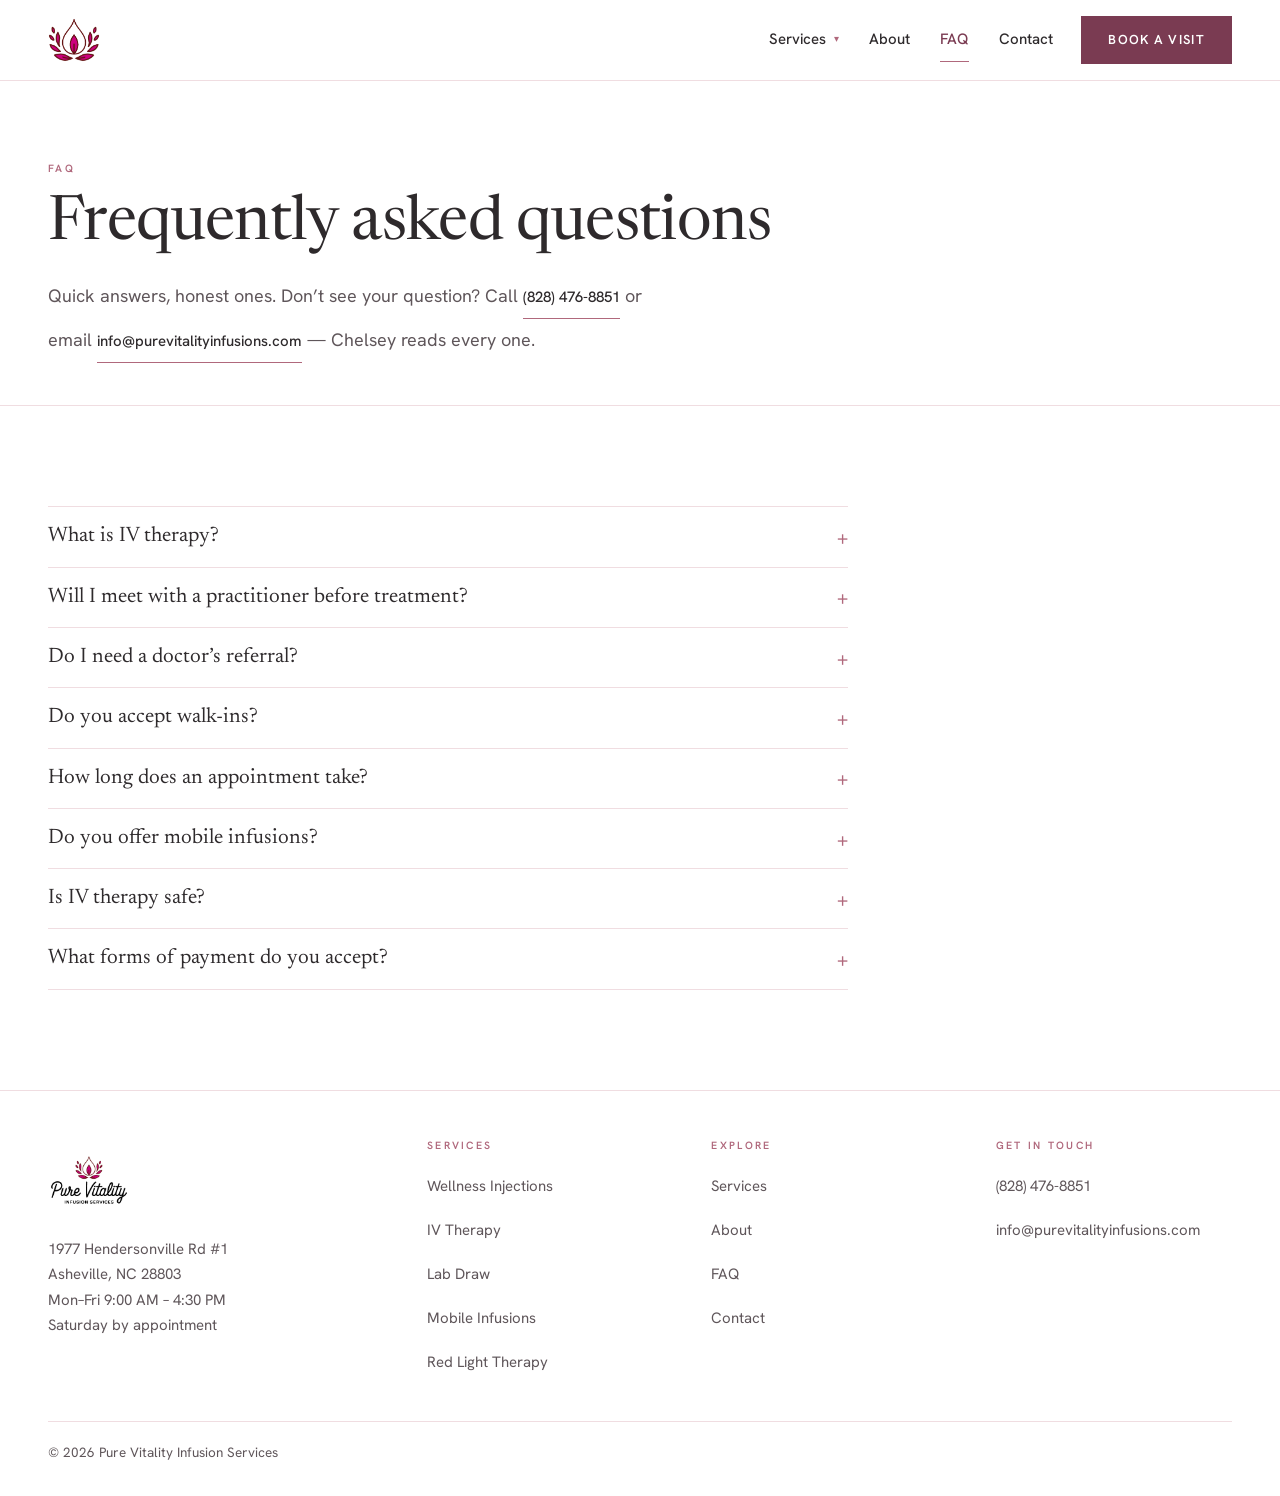
<file: faq.html>
<!doctype html>
<html lang="en">
<head>
<meta charset="utf-8">
<meta name="viewport" content="width=device-width, initial-scale=1">
<title>Frequently Asked Questions | Pure Vitality Infusion Services</title>
<meta name="description" content="Answers on IV therapy, walk-ins, appointment length, mobile infusions, safety and payment at Pure Vitality Infusion Services in Asheville, NC.">
<link rel="canonical" href="https://www.purevitalityinfusions.com/faq">
<meta name="theme-color" content="#7A3B52">
<meta property="og:type" content="website">
<meta property="og:site_name" content="Pure Vitality Infusion Services">
<meta property="og:title" content="Frequently Asked Questions | Pure Vitality Infusion Services">
<meta property="og:description" content="Answers on IV therapy, walk-ins, appointment length, mobile infusions, safety and payment at Pure Vitality Infusion Services in Asheville, NC.">
<meta property="og:url" content="https://www.purevitalityinfusions.com/faq">
<meta property="og:image" content="https://www.purevitalityinfusions.com/assets/og-image.jpg">
<meta property="og:image:width" content="1200">
<meta property="og:image:height" content="630">
<meta name="twitter:card" content="summary_large_image">
<meta name="twitter:title" content="Frequently Asked Questions | Pure Vitality Infusion Services">
<meta name="twitter:description" content="Answers on IV therapy, walk-ins, appointment length, mobile infusions, safety and payment at Pure Vitality Infusion Services in Asheville, NC.">
<meta name="twitter:image" content="https://www.purevitalityinfusions.com/assets/og-image.jpg">
<link rel="icon" type="image/png" href="assets/favicon.png">
<link rel="preconnect" href="https://fonts.googleapis.com">
<link rel="preconnect" href="https://fonts.gstatic.com" crossorigin>
<link href="https://fonts.googleapis.com/css2?family=Hanken+Grotesk:wght@400;500;600&family=Newsreader:ital@0;1&display=swap" rel="stylesheet">
<link rel="stylesheet" href="css/pure-vitality.css">
<script>
  // gtag() shim only: js/site.js sends phone_call_click through it. GA4 itself loads via GTM's Google tag.
  window.dataLayer = window.dataLayer || [];
  function gtag(){dataLayer.push(arguments);}
</script>
<!-- Google Tag Manager -->
<script>(function(w,d,s,l,i){w[l]=w[l]||[];w[l].push({'gtm.start':
new Date().getTime(),event:'gtm.js'});var f=d.getElementsByTagName(s)[0],
j=d.createElement(s),dl=l!='dataLayer'?'&l='+l:'';j.async=true;j.src=
'https://www.googletagmanager.com/gtm.js?id='+i+dl;f.parentNode.insertBefore(j,f);
})(window,document,'script','dataLayer','GTM-WG5XPGCT');</script>
<!-- End Google Tag Manager -->
</head>
<body>
<!-- Google Tag Manager (noscript) -->
<noscript><iframe src="https://www.googletagmanager.com/ns.html?id=GTM-WG5XPGCT"
height="0" width="0" style="display:none;visibility:hidden"></iframe></noscript>
<!-- End Google Tag Manager (noscript) -->
<a class="pv-skip" href="#main">Skip to content</a>
<header class="pv-header">
  <div class="pv-header__inner">
    <a class="pv-header__logo" href="/" aria-label="Pure Vitality Infusion Services — home">
      <img src="assets/logo-mark.png" alt="Pure Vitality Infusion Services" width="351" height="295">
    </a>

    <nav class="pv-nav" id="pv-nav" aria-label="Main">
      <ul class="pv-nav__list">
        <li class="pv-nav__item pv-nav__item--services">
          <button class="pv-nav__link pv-nav__disclosure" type="button" aria-expanded="false" data-pv-services>Services <span class="pv-nav__caret" aria-hidden="true">&#9662;</span></button>
          <ul class="pv-nav__menu">
            <li><a href="wellness-injections.html">Wellness Injections</a></li>
            <li><a href="iv-therapy.html">IV Therapy</a></li>
            <li><a href="lab-draw.html">Lab Draw</a></li>
            <li><a href="mobile-infusions.html">Mobile Infusions</a></li>
            <li><a href="red-light-therapy.html">Red Light Therapy</a></li>
          </ul>
        </li>
        <li class="pv-nav__item"><a class="pv-nav__link" href="about.html">About</a></li>
        <li class="pv-nav__item"><a class="pv-nav__link" href="faq.html" aria-current="page">FAQ</a></li>
        <li class="pv-nav__item"><a class="pv-nav__link" href="contact.html">Contact</a></li>
      </ul>
    </nav>

    <a class="pv-btn pv-header__cta" href="https://www.vagaro.com/Users/BusinessWidget.aspx?enc=MMLjhIwJMcwFQhXLL7ifVJF9z7kcX0lzixtp+m+yfoG2bJyrqDky7WY54nvtQg2XBzjcqaM36+mfYYlgouhfE+lC307I8W+/Ednkhz7sAknVIbxabTeWv7CJ1Jl7AfPvKdxgU5egafNXK8v1nIJR/[base64]/PGoiWZqwTJgsa3EWKnKZuX78jBLaUNn2bMLB2zGohFZn3Was3Ve5WaFe4bsY1VsB+hLtPDc6uQKi+EvvF/RRCTKU=" target="_blank" rel="noopener">Book a visit</a>

    <button class="pv-navtoggle" type="button" aria-expanded="false" aria-controls="pv-nav" data-pv-navtoggle>
      <span class="pv-navtoggle__bars" aria-hidden="true"></span>
      <span class="pv-visually-hidden">Menu</span>
    </button>
  </div>
</header>

<main id="main">

<section class="pv-pagehead">
  <div class="pv-container">
    <span class="pv-eyebrow">FAQ</span>
    <h1>Frequently asked questions</h1>
    <p class="pv-lead">Quick answers, honest ones. Don&rsquo;t see your question? Call <a class="pv-link" href="tel:+18284768851">(828) 476-8851</a> or email <a class="pv-link" href="mailto:info@purevitalityinfusions.com">info@purevitalityinfusions.com</a> &mdash; Chelsey reads every one.</p>
  </div>
</section>

<section class="pv-section">
  <div class="pv-container">
    <div class="pv-faq">
      <details>
        <summary>What is IV therapy?</summary>
        <div class="pv-faq__answer"><p>IV therapy delivers vitamins, minerals and fluids directly to your bloodstream &mdash; bypassing your digestive system so your body absorbs nearly 100% of the nutrients, versus 20&ndash;40% with oral supplements.</p></div>
      </details>
      <details>
        <summary>Will I meet with a practitioner before treatment?</summary>
        <div class="pv-faq__answer"><p>Yes. Every first-time client meets one-on-one with our practitioner to review your health history, current medications, goals, and any relevant labs. We build your treatment plan together.</p></div>
      </details>
      <details>
        <summary>Do I need a doctor&rsquo;s referral?</summary>
        <div class="pv-faq__answer"><p>For most standard infusions and injections, no. For certain specialty treatments &mdash; like high-dose vitamin C, chelation, or SOT IV &mdash; you will meet with a medical practitioner first. We&rsquo;ll walk you through it during booking.</p></div>
      </details>
      <details>
        <summary>Do you accept walk-ins?</summary>
        <div class="pv-faq__answer"><p>Yes &mdash; for injections and most standard infusions, based on chair availability. Specialty or extended treatments are best booked ahead.</p></div>
      </details>
      <details>
        <summary>How long does an appointment take?</summary>
        <div class="pv-faq__answer"><p>Quick injections take under 15 minutes. Standard IV infusions run 30&ndash;60 minutes. Extended protocols like NAD+, chelation, or high-dose vitamin C can take 1&ndash;3+ hours. We&rsquo;ll always give you a time estimate when you book.</p></div>
      </details>
      <details>
        <summary>Do you offer mobile infusions?</summary>
        <div class="pv-faq__answer"><p>Yes. We bring nurse-administered infusions to your home, office, Airbnb, or event anywhere in Western North Carolina. The travel fee is $50&ndash;$125 in addition to the therapy cost, depending on location.</p></div>
      </details>
      <details>
        <summary>Is IV therapy safe?</summary>
        <div class="pv-faq__answer"><p>All infusions and injections are administered by licensed registered nurses using sterile, medical-grade supplies. You are monitored throughout your entire session and our practitioner reviews every treatment plan beforehand.</p></div>
      </details>
      <details>
        <summary>What forms of payment do you accept?</summary>
        <div class="pv-faq__answer"><p>Cash, credit, debit, HSA and FSA. We do not currently accept insurance, but we can provide a receipt for you to submit to your provider.</p></div>
      </details>
    </div>
  </div>
</section>
</main>

<footer class="pv-footer">
  <div class="pv-container">
    <div class="pv-footer__grid">
      <div>
        <div class="pv-footer__logo">
          <img src="assets/logo.png" alt="Pure Vitality Infusion Services" width="1024" height="1024" loading="lazy">
        </div>
        <address>
          1977 Hendersonville Rd #1<br>
          Asheville, NC 28803<br>
          Mon&ndash;Fri 9:00 AM &ndash; 4:30 PM<br>
          Saturday by appointment
        </address>
      </div>

      <div>
        <h2>Services</h2>
        <ul>
          <li><a href="wellness-injections.html">Wellness Injections</a></li>
          <li><a href="iv-therapy.html">IV Therapy</a></li>
          <li><a href="lab-draw.html">Lab Draw</a></li>
          <li><a href="mobile-infusions.html">Mobile Infusions</a></li>
          <li><a href="red-light-therapy.html">Red Light Therapy</a></li>
        </ul>
      </div>

      <div>
        <h2>Explore</h2>
        <ul>
          <li><a href="/#services">Services</a></li>
          <li><a href="about.html">About</a></li>
          <li><a href="faq.html">FAQ</a></li>
          <li><a href="contact.html">Contact</a></li>
        </ul>
      </div>

      <div>
        <h2>Get in touch</h2>
        <ul>
          <li><a href="tel:+18284768851">(828) 476-8851</a></li>
          <li><a href="mailto:info@purevitalityinfusions.com">info@purevitalityinfusions.com</a></li>
        </ul>
      </div>
    </div>

    <p class="pv-footer__bar">&copy; <span data-pv-year>2026</span> Pure Vitality Infusion Services</p>
  </div>
</footer>

<script src="js/site.js?v=19"></script>
</body>
</html>
</file>
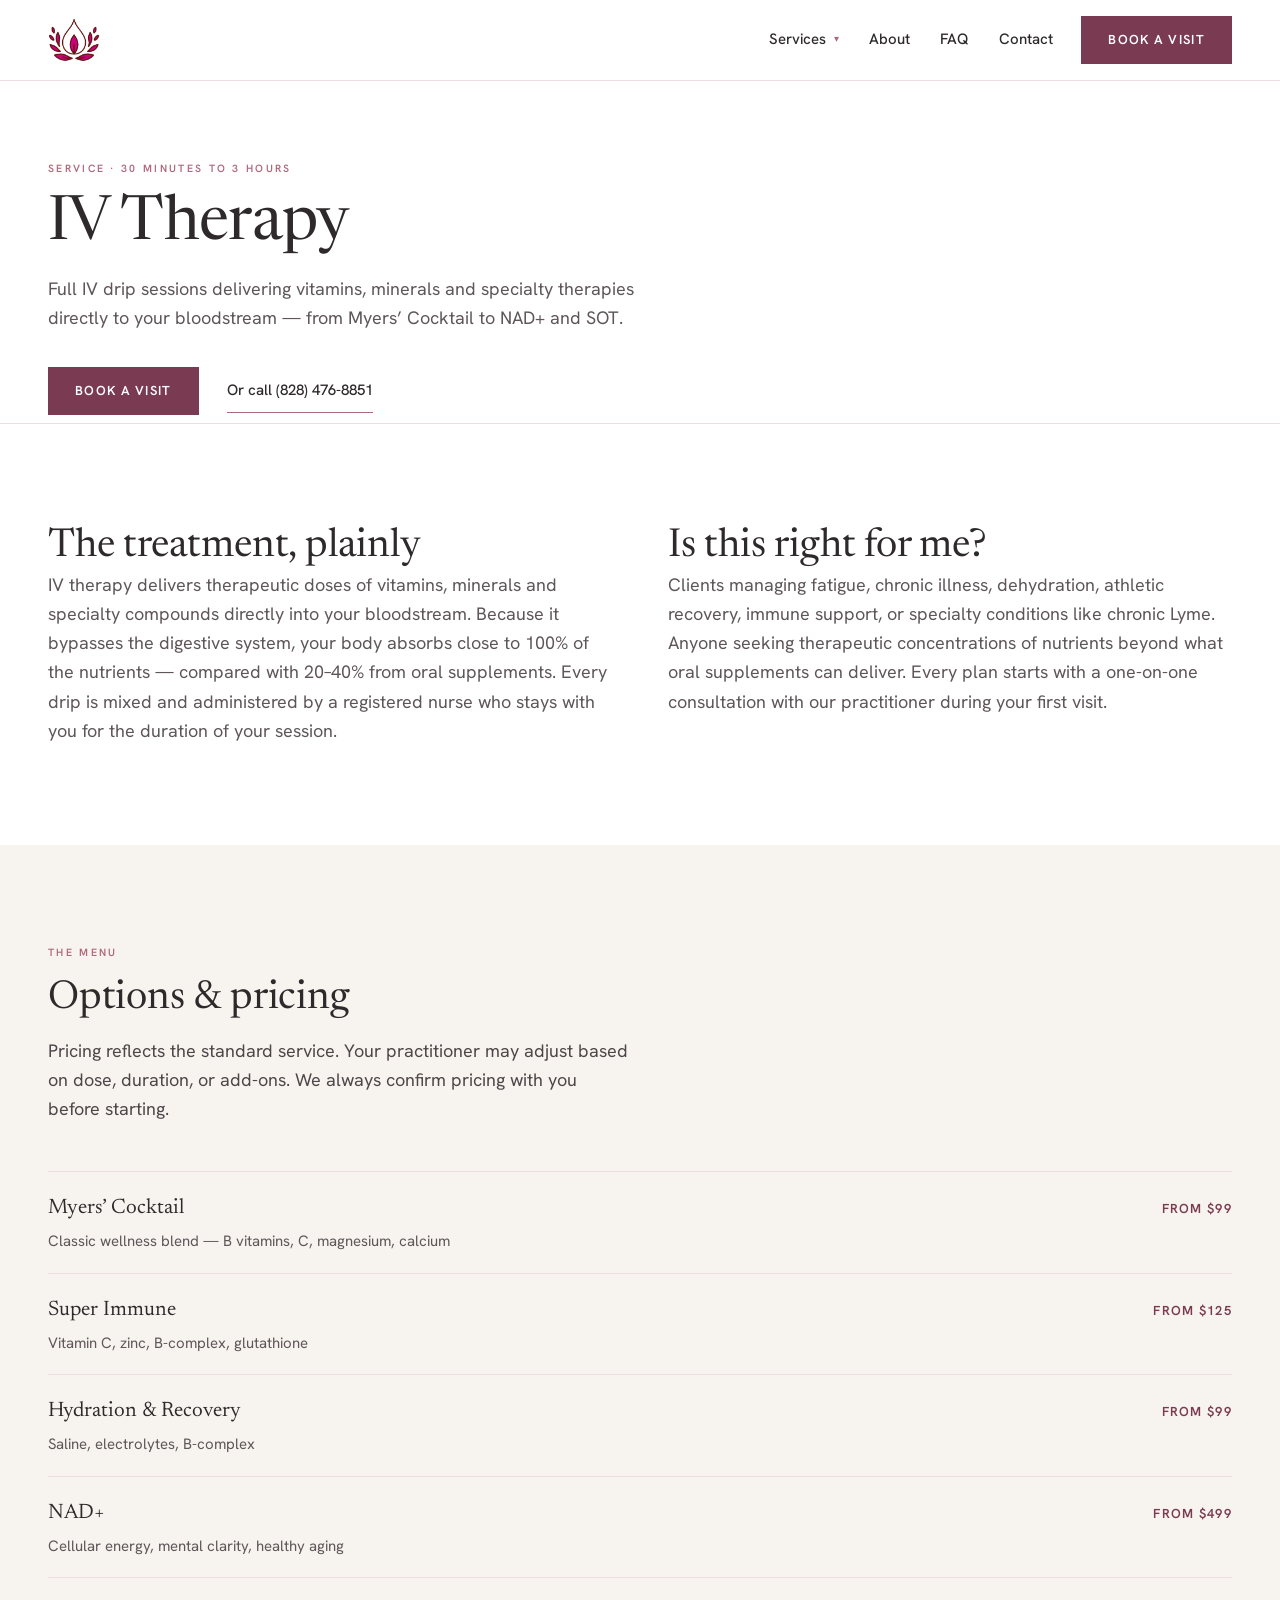
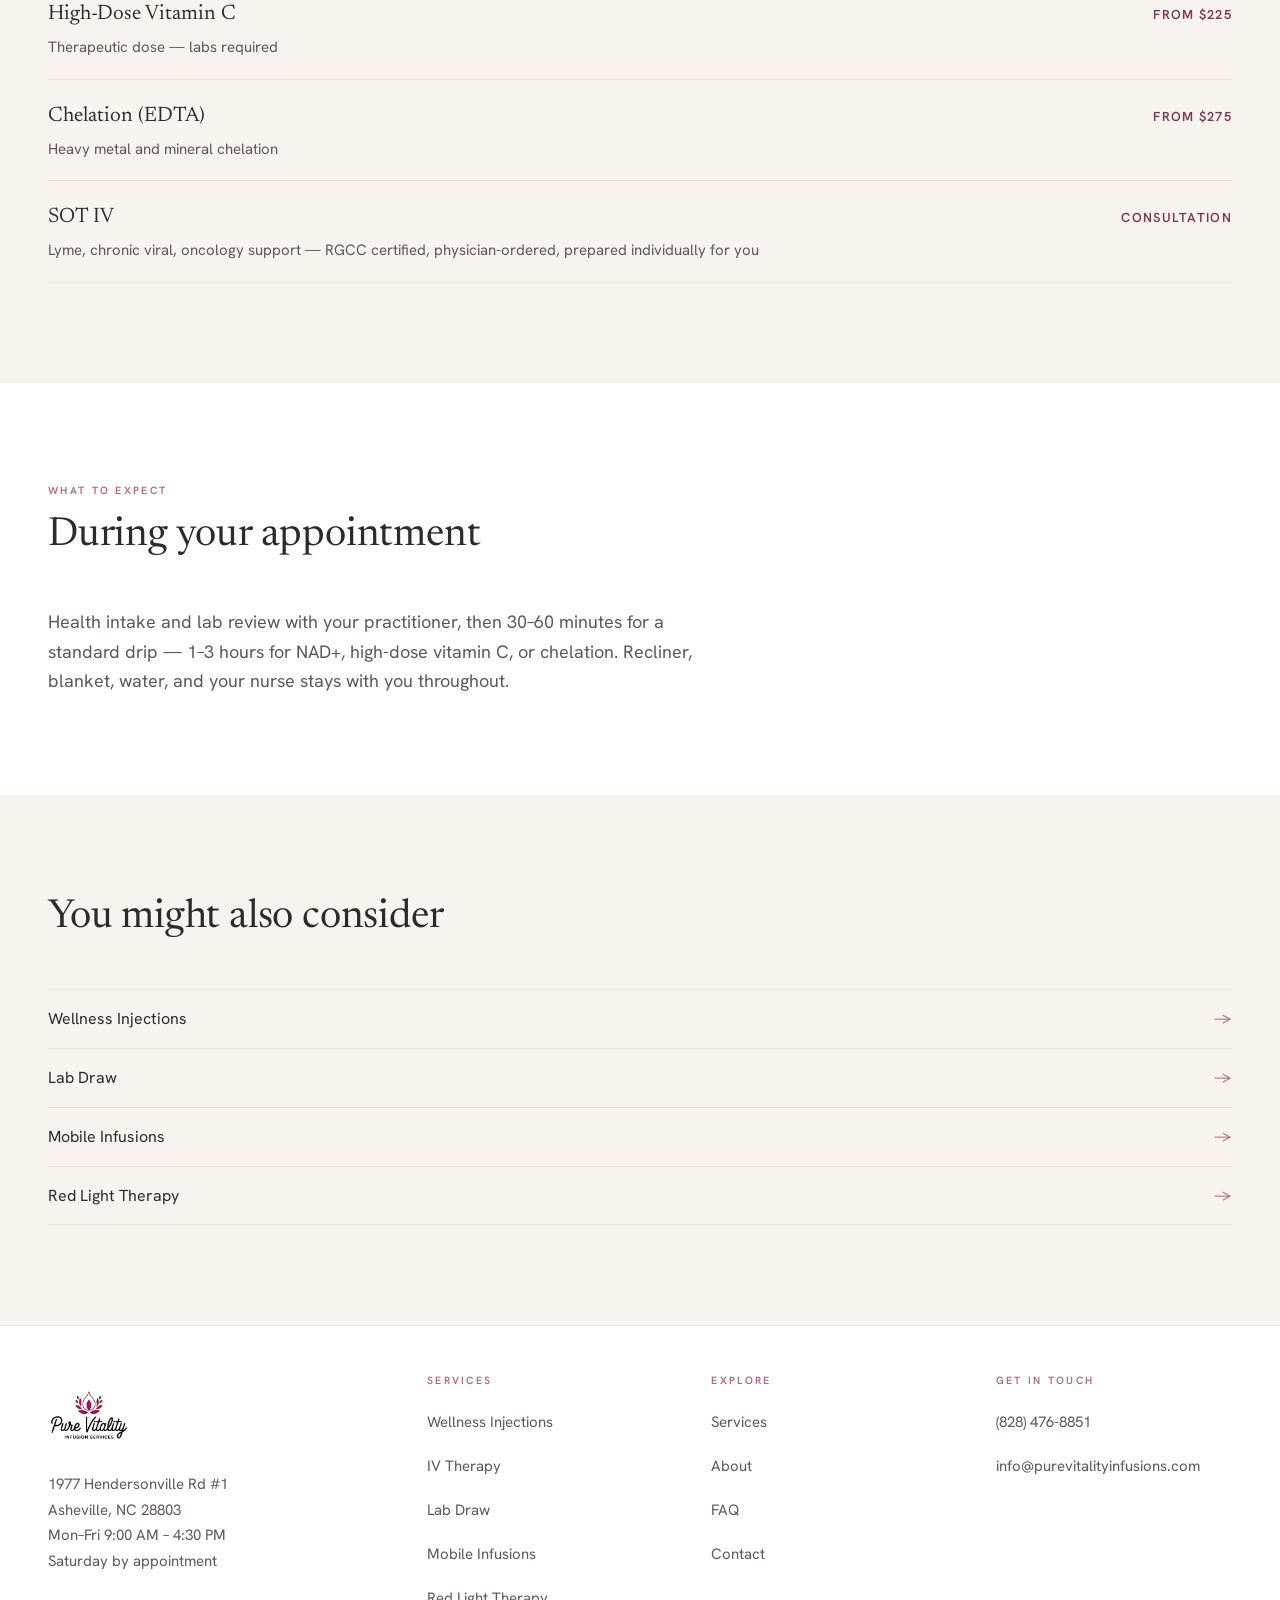
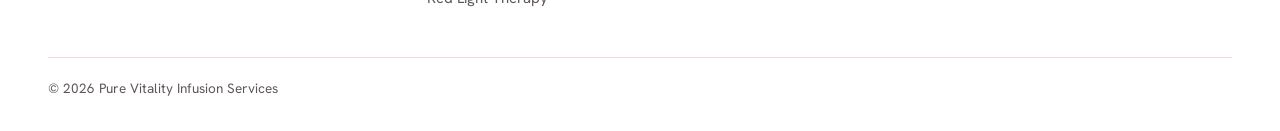
<file: iv-therapy.html>
<!doctype html>
<html lang="en">
<head>
<meta charset="utf-8">
<meta name="viewport" content="width=device-width, initial-scale=1">
<title>IV Therapy in Asheville, NC | Pure Vitality Infusion Services</title>
<meta name="description" content="Myers' Cocktail from $99, plus NAD+, high-dose vitamin C, chelation and SOT IV, in Asheville, NC. Every drip mixed and administered by a registered nurse.">
<link rel="canonical" href="https://www.purevitalityinfusions.com/iv-therapy">
<meta name="theme-color" content="#7A3B52">
<meta property="og:type" content="website">
<meta property="og:site_name" content="Pure Vitality Infusion Services">
<meta property="og:title" content="IV Therapy in Asheville, NC | Pure Vitality Infusion Services">
<meta property="og:description" content="Myers' Cocktail from $99, plus NAD+, high-dose vitamin C, chelation and SOT IV, in Asheville, NC. Every drip mixed and administered by a registered nurse.">
<meta property="og:url" content="https://www.purevitalityinfusions.com/iv-therapy">
<meta property="og:image" content="https://www.purevitalityinfusions.com/assets/og-image.jpg">
<meta property="og:image:width" content="1200">
<meta property="og:image:height" content="630">
<meta name="twitter:card" content="summary_large_image">
<meta name="twitter:title" content="IV Therapy in Asheville, NC | Pure Vitality Infusion Services">
<meta name="twitter:description" content="Myers' Cocktail from $99, plus NAD+, high-dose vitamin C, chelation and SOT IV, in Asheville, NC. Every drip mixed and administered by a registered nurse.">
<meta name="twitter:image" content="https://www.purevitalityinfusions.com/assets/og-image.jpg">
<link rel="icon" type="image/png" href="assets/favicon.png">
<link rel="preconnect" href="https://fonts.googleapis.com">
<link rel="preconnect" href="https://fonts.gstatic.com" crossorigin>
<link href="https://fonts.googleapis.com/css2?family=Hanken+Grotesk:wght@400;500;600&family=Newsreader:ital@0;1&display=swap" rel="stylesheet">
<link rel="stylesheet" href="css/pure-vitality.css">
<script>
  // gtag() shim only: js/site.js sends phone_call_click through it. GA4 itself loads via GTM's Google tag.
  window.dataLayer = window.dataLayer || [];
  function gtag(){dataLayer.push(arguments);}
</script>
<!-- Google Tag Manager -->
<script>(function(w,d,s,l,i){w[l]=w[l]||[];w[l].push({'gtm.start':
new Date().getTime(),event:'gtm.js'});var f=d.getElementsByTagName(s)[0],
j=d.createElement(s),dl=l!='dataLayer'?'&l='+l:'';j.async=true;j.src=
'https://www.googletagmanager.com/gtm.js?id='+i+dl;f.parentNode.insertBefore(j,f);
})(window,document,'script','dataLayer','GTM-WG5XPGCT');</script>
<!-- End Google Tag Manager -->
</head>
<body>
<!-- Google Tag Manager (noscript) -->
<noscript><iframe src="https://www.googletagmanager.com/ns.html?id=GTM-WG5XPGCT"
height="0" width="0" style="display:none;visibility:hidden"></iframe></noscript>
<!-- End Google Tag Manager (noscript) -->
<a class="pv-skip" href="#main">Skip to content</a>
<header class="pv-header">
  <div class="pv-header__inner">
    <a class="pv-header__logo" href="/" aria-label="Pure Vitality Infusion Services — home">
      <img src="assets/logo-mark.png" alt="Pure Vitality Infusion Services" width="351" height="295">
    </a>

    <nav class="pv-nav" id="pv-nav" aria-label="Main">
      <ul class="pv-nav__list">
        <li class="pv-nav__item pv-nav__item--services">
          <button class="pv-nav__link pv-nav__disclosure" type="button" aria-expanded="false" data-pv-services>Services <span class="pv-nav__caret" aria-hidden="true">&#9662;</span></button>
          <ul class="pv-nav__menu">
            <li><a href="wellness-injections.html">Wellness Injections</a></li>
            <li><a href="iv-therapy.html" aria-current="page">IV Therapy</a></li>
            <li><a href="lab-draw.html">Lab Draw</a></li>
            <li><a href="mobile-infusions.html">Mobile Infusions</a></li>
            <li><a href="red-light-therapy.html">Red Light Therapy</a></li>
          </ul>
        </li>
        <li class="pv-nav__item"><a class="pv-nav__link" href="about.html">About</a></li>
        <li class="pv-nav__item"><a class="pv-nav__link" href="faq.html">FAQ</a></li>
        <li class="pv-nav__item"><a class="pv-nav__link" href="contact.html">Contact</a></li>
      </ul>
    </nav>

    <a class="pv-btn pv-header__cta" href="https://www.vagaro.com/Users/BusinessWidget.aspx?enc=MMLjhIwJMcwFQhXLL7ifVJF9z7kcX0lzixtp+m+yfoG2bJyrqDky7WY54nvtQg2XBzjcqaM36+mfYYlgouhfE+lC307I8W+/Ednkhz7sAknVIbxabTeWv7CJ1Jl7AfPvKdxgU5egafNXK8v1nIJR/[base64]/PGoiWZqwTJgsa3EWKnKZuX78jBLaUNn2bMLB2zGohFZn3Was3Ve5WaFe4bsY1VsB+hLtPDc6uQKi+EvvF/RRCTKU=" target="_blank" rel="noopener">Book a visit</a>

    <button class="pv-navtoggle" type="button" aria-expanded="false" aria-controls="pv-nav" data-pv-navtoggle>
      <span class="pv-navtoggle__bars" aria-hidden="true"></span>
      <span class="pv-visually-hidden">Menu</span>
    </button>
  </div>
</header>

<main id="main">

<section class="pv-pagehead">
  <div class="pv-container">
    <span class="pv-eyebrow">Service &middot; 30 minutes to 3 hours</span>
    <h1>IV Therapy</h1>
    <p class="pv-lead">Full IV drip sessions delivering vitamins, minerals and specialty therapies directly to your bloodstream &mdash; from Myers&rsquo; Cocktail to NAD+ and SOT.</p>
    <div class="pv-actions">
      <a class="pv-btn" href="https://www.vagaro.com/Users/BusinessWidget.aspx?enc=MMLjhIwJMcwFQhXLL7ifVJF9z7kcX0lzixtp+m+yfoG2bJyrqDky7WY54nvtQg2XBzjcqaM36+mfYYlgouhfE+lC307I8W+/Ednkhz7sAknVIbxabTeWv7CJ1Jl7AfPvKdxgU5egafNXK8v1nIJR/[base64]/PGoiWZqwTJgsa3EWKnKZuX78jBLaUNn2bMLB2zGohFZn3Was3Ve5WaFe4bsY1VsB+hLtPDc6uQKi+EvvF/RRCTKU=" target="_blank" rel="noopener">Book a visit</a>
      <a class="pv-link" href="tel:+18284768851">Or call (828) 476-8851</a>
    </div>
  </div>
</section>

<section class="pv-section">
  <div class="pv-container">
    <div class="pv-cols">
      <div>
        <h2>The treatment, plainly</h2>
        <p>IV therapy delivers therapeutic doses of vitamins, minerals and specialty compounds directly into your bloodstream. Because it bypasses the digestive system, your body absorbs close to 100% of the nutrients &mdash; compared with 20&ndash;40% from oral supplements. Every drip is mixed and administered by a registered nurse who stays with you for the duration of your session.</p>
      </div>
      <div>
        <h2>Is this right for me?</h2>
        <p>Clients managing fatigue, chronic illness, dehydration, athletic recovery, immune support, or specialty conditions like chronic Lyme. Anyone seeking therapeutic concentrations of nutrients beyond what oral supplements can deliver. Every plan starts with a one-on-one consultation with our practitioner during your first visit.</p>
      </div>
    </div>
  </div>
</section>

<section class="pv-section pv-section--sand">
  <div class="pv-container">
    <div class="pv-section__head">
      <span class="pv-eyebrow">The menu</span>
      <h2>Options &amp; pricing</h2>
      <p>Pricing reflects the standard service. Your practitioner may adjust based on dose, duration, or add-ons. We always confirm pricing with you before starting.</p>
    </div>
    <ul class="pv-menu">
        <li class="pv-menu__row">
          <span class="pv-menu__name">Myers&rsquo; Cocktail<span class="pv-menu__note">Classic wellness blend &mdash; B vitamins, C, magnesium, calcium</span></span>
          <span class="pv-menu__price">From $99</span>
        </li>
        <li class="pv-menu__row">
          <span class="pv-menu__name">Super Immune<span class="pv-menu__note">Vitamin C, zinc, B-complex, glutathione</span></span>
          <span class="pv-menu__price">From $125</span>
        </li>
        <li class="pv-menu__row">
          <span class="pv-menu__name">Hydration &amp; Recovery<span class="pv-menu__note">Saline, electrolytes, B-complex</span></span>
          <span class="pv-menu__price">From $99</span>
        </li>
        <li class="pv-menu__row">
          <span class="pv-menu__name">NAD+<span class="pv-menu__note">Cellular energy, mental clarity, healthy aging</span></span>
          <span class="pv-menu__price">From $499</span>
        </li>
        <li class="pv-menu__row">
          <span class="pv-menu__name">High-Dose Vitamin C<span class="pv-menu__note">Therapeutic dose &mdash; labs required</span></span>
          <span class="pv-menu__price">From $225</span>
        </li>
        <li class="pv-menu__row">
          <span class="pv-menu__name">Chelation (EDTA)<span class="pv-menu__note">Heavy metal and mineral chelation</span></span>
          <span class="pv-menu__price">From $275</span>
        </li>
        <li class="pv-menu__row">
          <span class="pv-menu__name">SOT IV<span class="pv-menu__note">Lyme, chronic viral, oncology support &mdash; RGCC certified, physician-ordered, prepared individually for you</span></span>
          <span class="pv-menu__price">Consultation</span>
        </li>
    </ul>
  </div>
</section>

<section class="pv-section">
  <div class="pv-container">
    <div class="pv-section__head">
      <span class="pv-eyebrow">What to expect</span>
      <h2>During your appointment</h2>
    </div>
    <div class="pv-prose">
      <p>Health intake and lab review with your practitioner, then 30&ndash;60 minutes for a standard drip &mdash; 1&ndash;3 hours for NAD+, high-dose vitamin C, or chelation. Recliner, blanket, water, and your nurse stays with you throughout.</p>
    </div>
  </div>
</section>

<section class="pv-section pv-section--sand">
  <div class="pv-container">
    <div class="pv-section__head">
      <h2>You might also consider</h2>
    </div>
    <nav class="pv-related__list" aria-label="Other services">
        <a href="wellness-injections.html">Wellness Injections <span aria-hidden="true">&rarr;</span></a>
        <a href="lab-draw.html">Lab Draw <span aria-hidden="true">&rarr;</span></a>
        <a href="mobile-infusions.html">Mobile Infusions <span aria-hidden="true">&rarr;</span></a>
        <a href="red-light-therapy.html">Red Light Therapy <span aria-hidden="true">&rarr;</span></a>
    </nav>
  </div>
</section>
</main>

<footer class="pv-footer">
  <div class="pv-container">
    <div class="pv-footer__grid">
      <div>
        <div class="pv-footer__logo">
          <img src="assets/logo.png" alt="Pure Vitality Infusion Services" width="1024" height="1024" loading="lazy">
        </div>
        <address>
          1977 Hendersonville Rd #1<br>
          Asheville, NC 28803<br>
          Mon&ndash;Fri 9:00 AM &ndash; 4:30 PM<br>
          Saturday by appointment
        </address>
      </div>

      <div>
        <h2>Services</h2>
        <ul>
          <li><a href="wellness-injections.html">Wellness Injections</a></li>
          <li><a href="iv-therapy.html">IV Therapy</a></li>
          <li><a href="lab-draw.html">Lab Draw</a></li>
          <li><a href="mobile-infusions.html">Mobile Infusions</a></li>
          <li><a href="red-light-therapy.html">Red Light Therapy</a></li>
        </ul>
      </div>

      <div>
        <h2>Explore</h2>
        <ul>
          <li><a href="/#services">Services</a></li>
          <li><a href="about.html">About</a></li>
          <li><a href="faq.html">FAQ</a></li>
          <li><a href="contact.html">Contact</a></li>
        </ul>
      </div>

      <div>
        <h2>Get in touch</h2>
        <ul>
          <li><a href="tel:+18284768851">(828) 476-8851</a></li>
          <li><a href="mailto:info@purevitalityinfusions.com">info@purevitalityinfusions.com</a></li>
        </ul>
      </div>
    </div>

    <p class="pv-footer__bar">&copy; <span data-pv-year>2026</span> Pure Vitality Infusion Services</p>
  </div>
</footer>

<script src="js/site.js?v=19"></script>
</body>
</html>
</file>
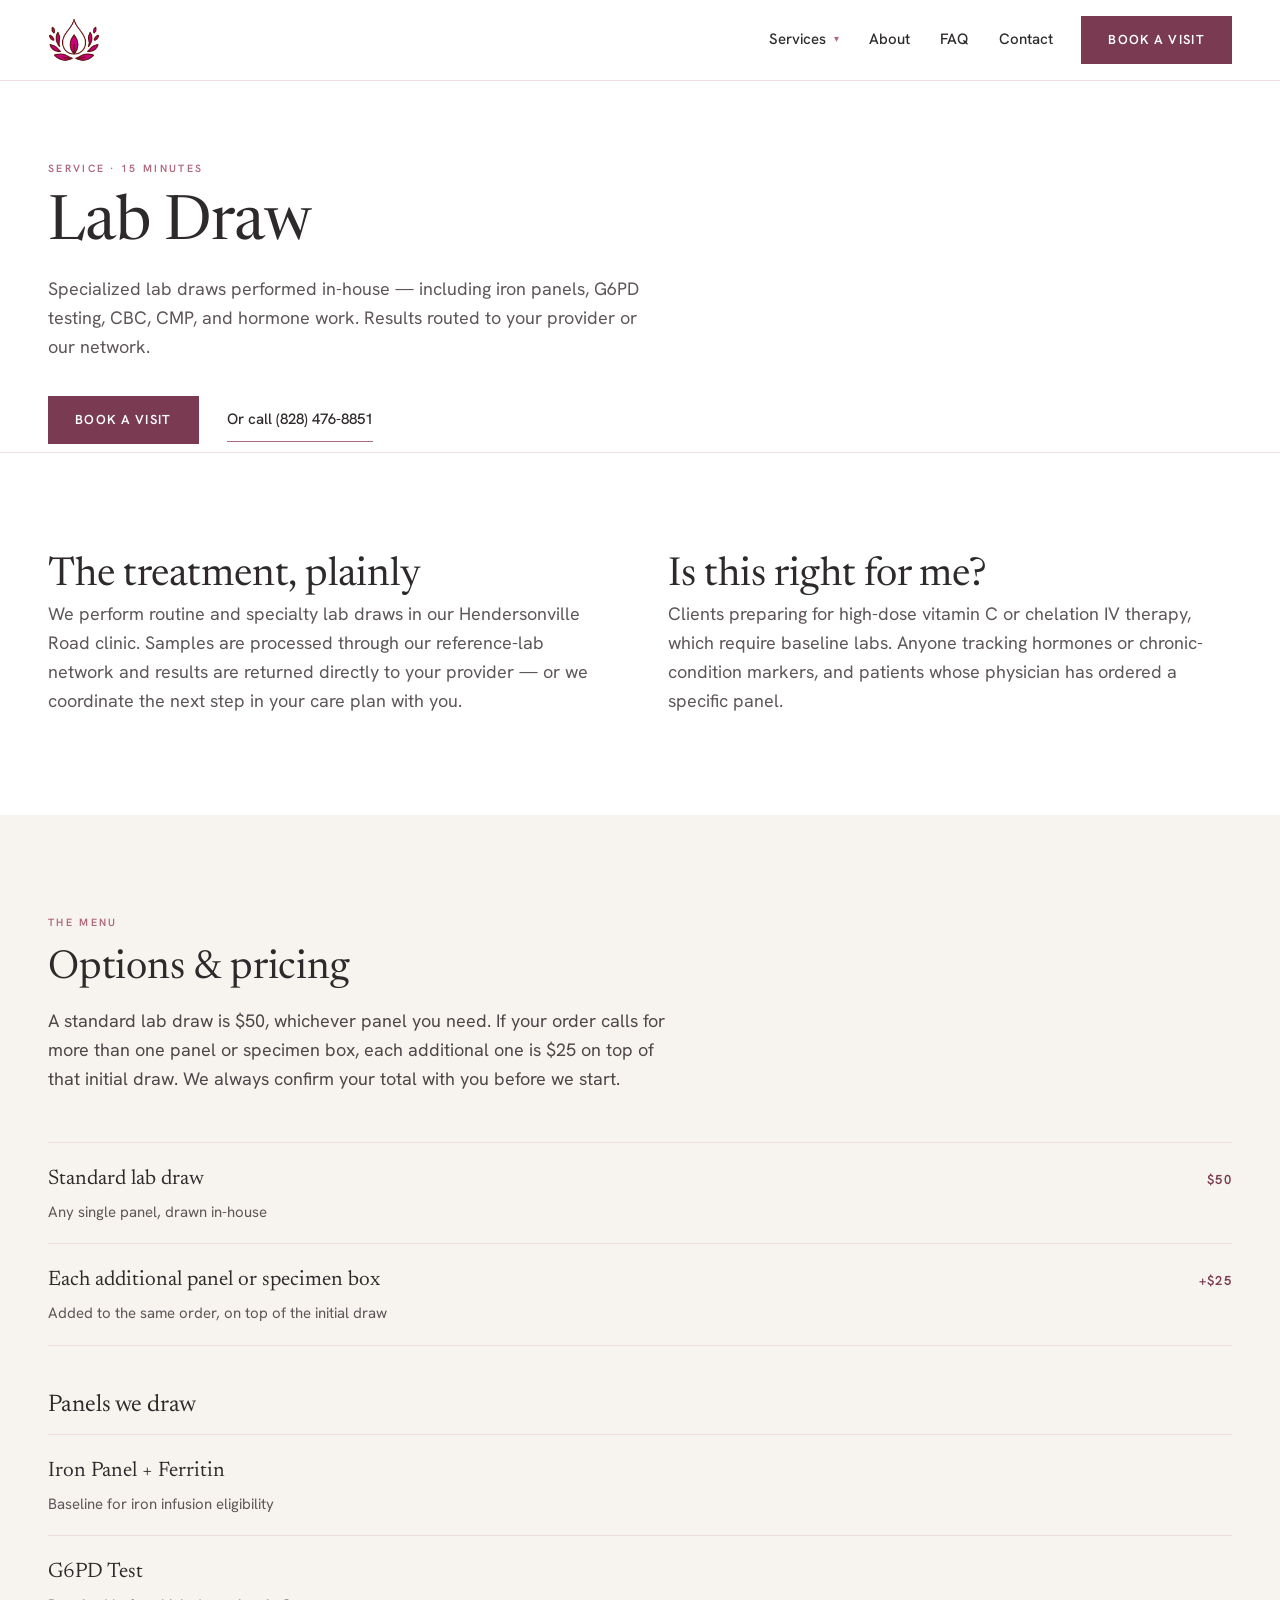
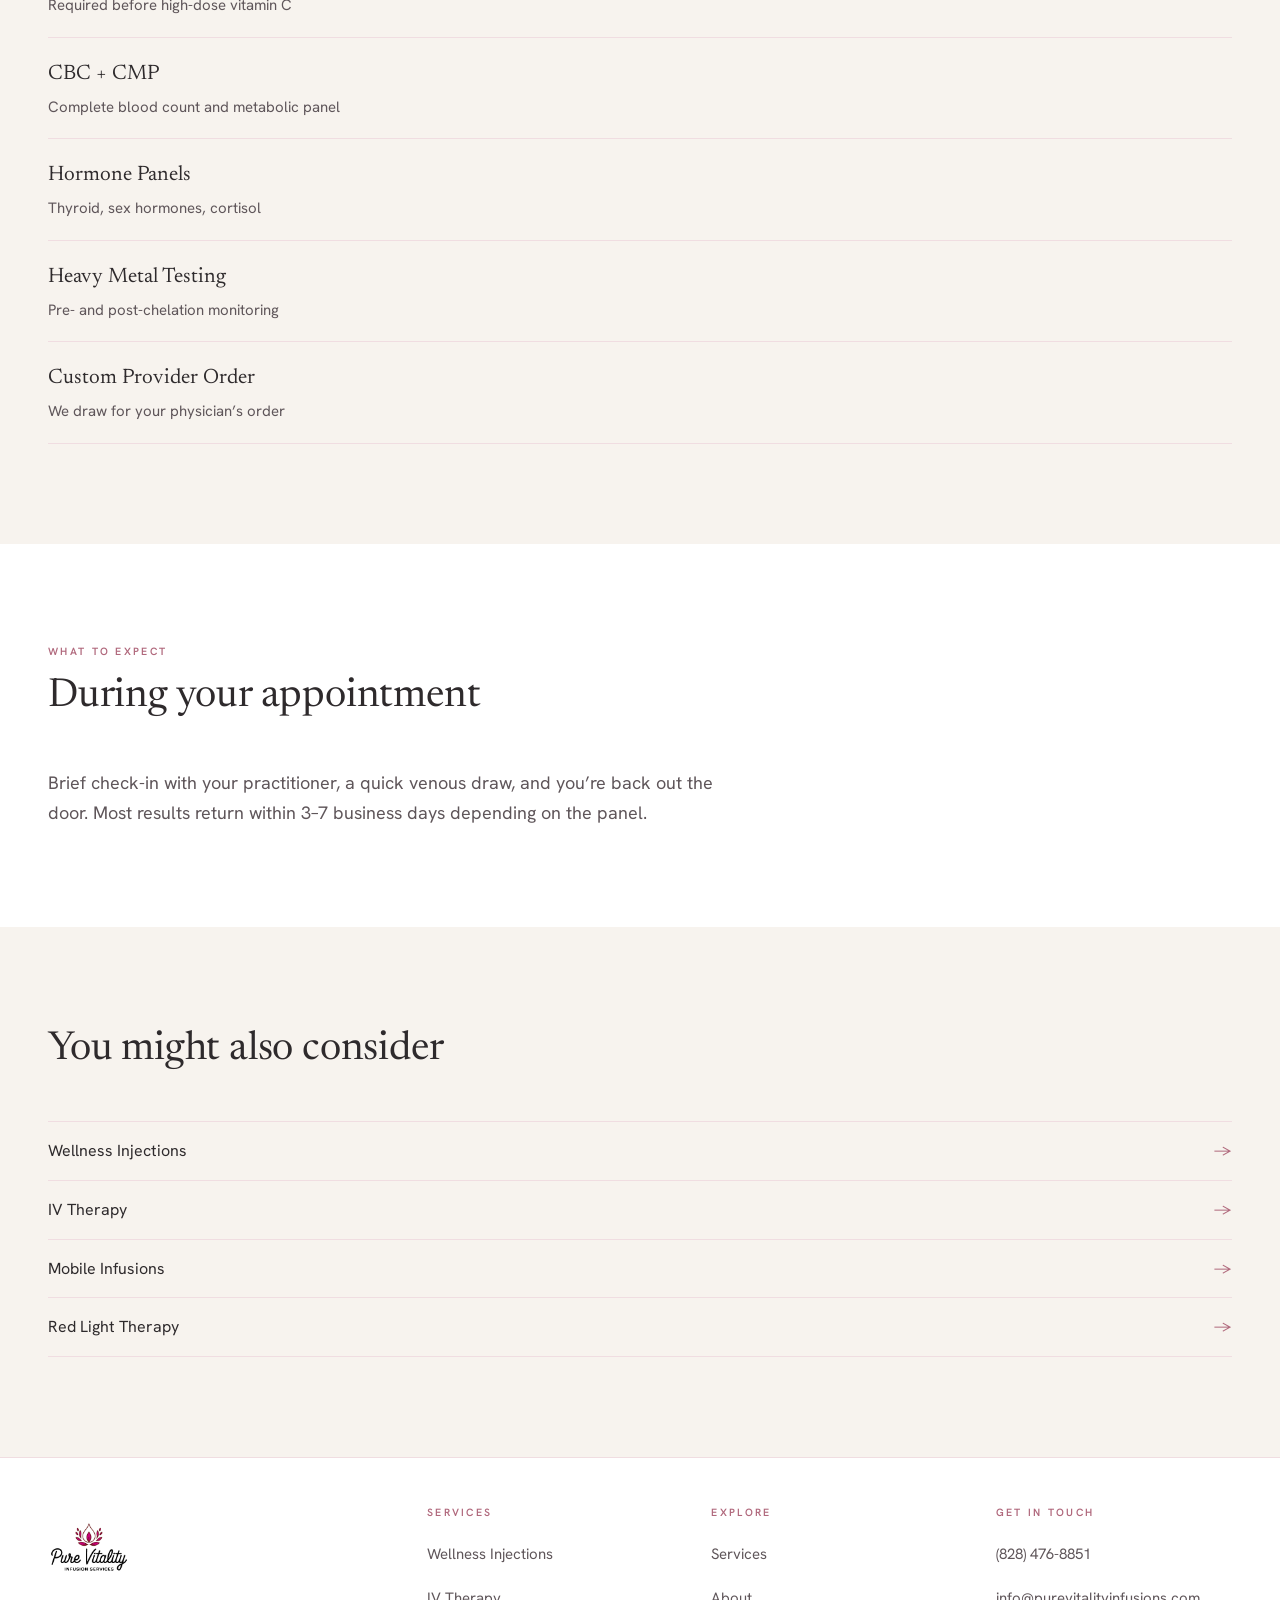
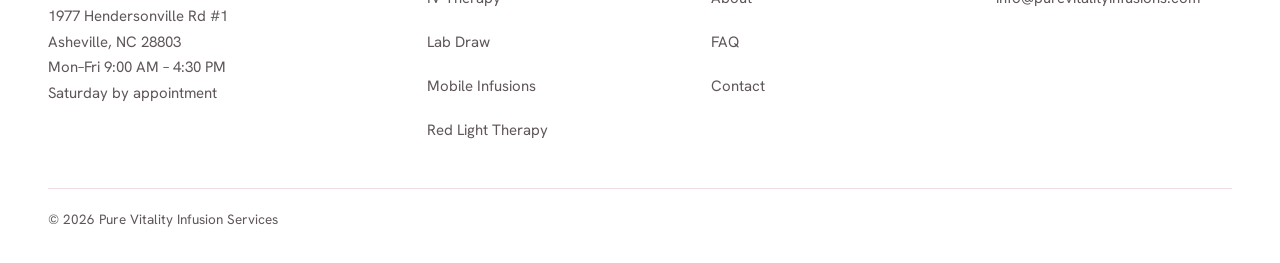
<file: lab-draw.html>
<!doctype html>
<html lang="en">
<head>
<meta charset="utf-8">
<meta name="viewport" content="width=device-width, initial-scale=1">
<title>In-House Lab Draws in Asheville, NC | Pure Vitality Infusion Services</title>
<meta name="description" content="Iron panels, G6PD, CBC, CMP, hormone and heavy metal testing at our Asheville clinic. A standard draw is $50, each additional panel $25, with results routed to your provider.">
<link rel="canonical" href="https://www.purevitalityinfusions.com/lab-draw">
<meta name="theme-color" content="#7A3B52">
<meta property="og:type" content="website">
<meta property="og:site_name" content="Pure Vitality Infusion Services">
<meta property="og:title" content="In-House Lab Draws in Asheville, NC | Pure Vitality Infusion Services">
<meta property="og:description" content="Iron panels, G6PD, CBC, CMP, hormone and heavy metal testing at our Asheville clinic. A standard draw is $50, each additional panel $25, with results routed to your provider.">
<meta property="og:url" content="https://www.purevitalityinfusions.com/lab-draw">
<meta property="og:image" content="https://www.purevitalityinfusions.com/assets/og-image.jpg">
<meta property="og:image:width" content="1200">
<meta property="og:image:height" content="630">
<meta name="twitter:card" content="summary_large_image">
<meta name="twitter:title" content="In-House Lab Draws in Asheville, NC | Pure Vitality Infusion Services">
<meta name="twitter:description" content="Iron panels, G6PD, CBC, CMP, hormone and heavy metal testing at our Asheville clinic. A standard draw is $50, each additional panel $25, with results routed to your provider.">
<meta name="twitter:image" content="https://www.purevitalityinfusions.com/assets/og-image.jpg">
<link rel="icon" type="image/png" href="assets/favicon.png">
<link rel="preconnect" href="https://fonts.googleapis.com">
<link rel="preconnect" href="https://fonts.gstatic.com" crossorigin>
<link href="https://fonts.googleapis.com/css2?family=Hanken+Grotesk:wght@400;500;600&family=Newsreader:ital@0;1&display=swap" rel="stylesheet">
<link rel="stylesheet" href="css/pure-vitality.css">
<script>
  // gtag() shim only: js/site.js sends phone_call_click through it. GA4 itself loads via GTM's Google tag.
  window.dataLayer = window.dataLayer || [];
  function gtag(){dataLayer.push(arguments);}
</script>
<!-- Google Tag Manager -->
<script>(function(w,d,s,l,i){w[l]=w[l]||[];w[l].push({'gtm.start':
new Date().getTime(),event:'gtm.js'});var f=d.getElementsByTagName(s)[0],
j=d.createElement(s),dl=l!='dataLayer'?'&l='+l:'';j.async=true;j.src=
'https://www.googletagmanager.com/gtm.js?id='+i+dl;f.parentNode.insertBefore(j,f);
})(window,document,'script','dataLayer','GTM-WG5XPGCT');</script>
<!-- End Google Tag Manager -->
</head>
<body>
<!-- Google Tag Manager (noscript) -->
<noscript><iframe src="https://www.googletagmanager.com/ns.html?id=GTM-WG5XPGCT"
height="0" width="0" style="display:none;visibility:hidden"></iframe></noscript>
<!-- End Google Tag Manager (noscript) -->
<a class="pv-skip" href="#main">Skip to content</a>
<header class="pv-header">
  <div class="pv-header__inner">
    <a class="pv-header__logo" href="/" aria-label="Pure Vitality Infusion Services — home">
      <img src="assets/logo-mark.png" alt="Pure Vitality Infusion Services" width="351" height="295">
    </a>

    <nav class="pv-nav" id="pv-nav" aria-label="Main">
      <ul class="pv-nav__list">
        <li class="pv-nav__item pv-nav__item--services">
          <button class="pv-nav__link pv-nav__disclosure" type="button" aria-expanded="false" data-pv-services>Services <span class="pv-nav__caret" aria-hidden="true">&#9662;</span></button>
          <ul class="pv-nav__menu">
            <li><a href="wellness-injections.html">Wellness Injections</a></li>
            <li><a href="iv-therapy.html">IV Therapy</a></li>
            <li><a href="lab-draw.html" aria-current="page">Lab Draw</a></li>
            <li><a href="mobile-infusions.html">Mobile Infusions</a></li>
            <li><a href="red-light-therapy.html">Red Light Therapy</a></li>
          </ul>
        </li>
        <li class="pv-nav__item"><a class="pv-nav__link" href="about.html">About</a></li>
        <li class="pv-nav__item"><a class="pv-nav__link" href="faq.html">FAQ</a></li>
        <li class="pv-nav__item"><a class="pv-nav__link" href="contact.html">Contact</a></li>
      </ul>
    </nav>

    <a class="pv-btn pv-header__cta" href="https://www.vagaro.com/Users/BusinessWidget.aspx?enc=MMLjhIwJMcwFQhXLL7ifVJF9z7kcX0lzixtp+m+yfoG2bJyrqDky7WY54nvtQg2XBzjcqaM36+mfYYlgouhfE+lC307I8W+/Ednkhz7sAknVIbxabTeWv7CJ1Jl7AfPvKdxgU5egafNXK8v1nIJR/[base64]/PGoiWZqwTJgsa3EWKnKZuX78jBLaUNn2bMLB2zGohFZn3Was3Ve5WaFe4bsY1VsB+hLtPDc6uQKi+EvvF/RRCTKU=" target="_blank" rel="noopener">Book a visit</a>

    <button class="pv-navtoggle" type="button" aria-expanded="false" aria-controls="pv-nav" data-pv-navtoggle>
      <span class="pv-navtoggle__bars" aria-hidden="true"></span>
      <span class="pv-visually-hidden">Menu</span>
    </button>
  </div>
</header>

<main id="main">

<section class="pv-pagehead">
  <div class="pv-container">
    <span class="pv-eyebrow">Service &middot; 15 minutes</span>
    <h1>Lab Draw</h1>
    <p class="pv-lead">Specialized lab draws performed in-house &mdash; including iron panels, G6PD testing, CBC, CMP, and hormone work. Results routed to your provider or our network.</p>
    <div class="pv-actions">
      <a class="pv-btn" href="https://www.vagaro.com/Users/BusinessWidget.aspx?enc=MMLjhIwJMcwFQhXLL7ifVJF9z7kcX0lzixtp+m+yfoG2bJyrqDky7WY54nvtQg2XBzjcqaM36+mfYYlgouhfE+lC307I8W+/Ednkhz7sAknVIbxabTeWv7CJ1Jl7AfPvKdxgU5egafNXK8v1nIJR/[base64]/PGoiWZqwTJgsa3EWKnKZuX78jBLaUNn2bMLB2zGohFZn3Was3Ve5WaFe4bsY1VsB+hLtPDc6uQKi+EvvF/RRCTKU=" target="_blank" rel="noopener">Book a visit</a>
      <a class="pv-link" href="tel:+18284768851">Or call (828) 476-8851</a>
    </div>
  </div>
</section>

<section class="pv-section">
  <div class="pv-container">
    <div class="pv-cols">
      <div>
        <h2>The treatment, plainly</h2>
        <p>We perform routine and specialty lab draws in our Hendersonville Road clinic. Samples are processed through our reference-lab network and results are returned directly to your provider &mdash; or we coordinate the next step in your care plan with you.</p>
      </div>
      <div>
        <h2>Is this right for me?</h2>
        <p>Clients preparing for high-dose vitamin C or chelation IV therapy, which require baseline labs. Anyone tracking hormones or chronic-condition markers, and patients whose physician has ordered a specific panel.</p>
      </div>
    </div>
  </div>
</section>

<section class="pv-section pv-section--sand">
  <div class="pv-container">
    <div class="pv-section__head">
      <span class="pv-eyebrow">The menu</span>
      <h2>Options &amp; pricing</h2>
      <p>A standard lab draw is $50, whichever panel you need. If your order calls for more than one panel or specimen box, each additional one is $25 on top of that initial draw. We always confirm your total with you before we start.</p>
    </div>
    <ul class="pv-menu">
        <li class="pv-menu__row">
          <span class="pv-menu__name">Standard lab draw<span class="pv-menu__note">Any single panel, drawn in-house</span></span>
          <span class="pv-menu__price">$50</span>
        </li>
        <li class="pv-menu__row">
          <span class="pv-menu__name">Each additional panel or specimen box<span class="pv-menu__note">Added to the same order, on top of the initial draw</span></span>
          <span class="pv-menu__price">+$25</span>
        </li>
    </ul>

    <h3 class="pv-subhead">Panels we draw</h3>
    <ul class="pv-menu">
        <li class="pv-menu__row">
          <span class="pv-menu__name">Iron Panel + Ferritin<span class="pv-menu__note">Baseline for iron infusion eligibility</span></span>
        </li>
        <li class="pv-menu__row">
          <span class="pv-menu__name">G6PD Test<span class="pv-menu__note">Required before high-dose vitamin C</span></span>
        </li>
        <li class="pv-menu__row">
          <span class="pv-menu__name">CBC + CMP<span class="pv-menu__note">Complete blood count and metabolic panel</span></span>
        </li>
        <li class="pv-menu__row">
          <span class="pv-menu__name">Hormone Panels<span class="pv-menu__note">Thyroid, sex hormones, cortisol</span></span>
        </li>
        <li class="pv-menu__row">
          <span class="pv-menu__name">Heavy Metal Testing<span class="pv-menu__note">Pre- and post-chelation monitoring</span></span>
        </li>
        <li class="pv-menu__row">
          <span class="pv-menu__name">Custom Provider Order<span class="pv-menu__note">We draw for your physician&rsquo;s order</span></span>
        </li>
    </ul>
  </div>
</section>

<section class="pv-section">
  <div class="pv-container">
    <div class="pv-section__head">
      <span class="pv-eyebrow">What to expect</span>
      <h2>During your appointment</h2>
    </div>
    <div class="pv-prose">
      <p>Brief check-in with your practitioner, a quick venous draw, and you&rsquo;re back out the door. Most results return within 3&ndash;7 business days depending on the panel.</p>
    </div>
  </div>
</section>

<section class="pv-section pv-section--sand">
  <div class="pv-container">
    <div class="pv-section__head">
      <h2>You might also consider</h2>
    </div>
    <nav class="pv-related__list" aria-label="Other services">
        <a href="wellness-injections.html">Wellness Injections <span aria-hidden="true">&rarr;</span></a>
        <a href="iv-therapy.html">IV Therapy <span aria-hidden="true">&rarr;</span></a>
        <a href="mobile-infusions.html">Mobile Infusions <span aria-hidden="true">&rarr;</span></a>
        <a href="red-light-therapy.html">Red Light Therapy <span aria-hidden="true">&rarr;</span></a>
    </nav>
  </div>
</section>
</main>

<footer class="pv-footer">
  <div class="pv-container">
    <div class="pv-footer__grid">
      <div>
        <div class="pv-footer__logo">
          <img src="assets/logo.png" alt="Pure Vitality Infusion Services" width="1024" height="1024" loading="lazy">
        </div>
        <address>
          1977 Hendersonville Rd #1<br>
          Asheville, NC 28803<br>
          Mon&ndash;Fri 9:00 AM &ndash; 4:30 PM<br>
          Saturday by appointment
        </address>
      </div>

      <div>
        <h2>Services</h2>
        <ul>
          <li><a href="wellness-injections.html">Wellness Injections</a></li>
          <li><a href="iv-therapy.html">IV Therapy</a></li>
          <li><a href="lab-draw.html">Lab Draw</a></li>
          <li><a href="mobile-infusions.html">Mobile Infusions</a></li>
          <li><a href="red-light-therapy.html">Red Light Therapy</a></li>
        </ul>
      </div>

      <div>
        <h2>Explore</h2>
        <ul>
          <li><a href="/#services">Services</a></li>
          <li><a href="about.html">About</a></li>
          <li><a href="faq.html">FAQ</a></li>
          <li><a href="contact.html">Contact</a></li>
        </ul>
      </div>

      <div>
        <h2>Get in touch</h2>
        <ul>
          <li><a href="tel:+18284768851">(828) 476-8851</a></li>
          <li><a href="mailto:info@purevitalityinfusions.com">info@purevitalityinfusions.com</a></li>
        </ul>
      </div>
    </div>

    <p class="pv-footer__bar">&copy; <span data-pv-year>2026</span> Pure Vitality Infusion Services</p>
  </div>
</footer>

<script src="js/site.js?v=19"></script>
</body>
</html>
</file>
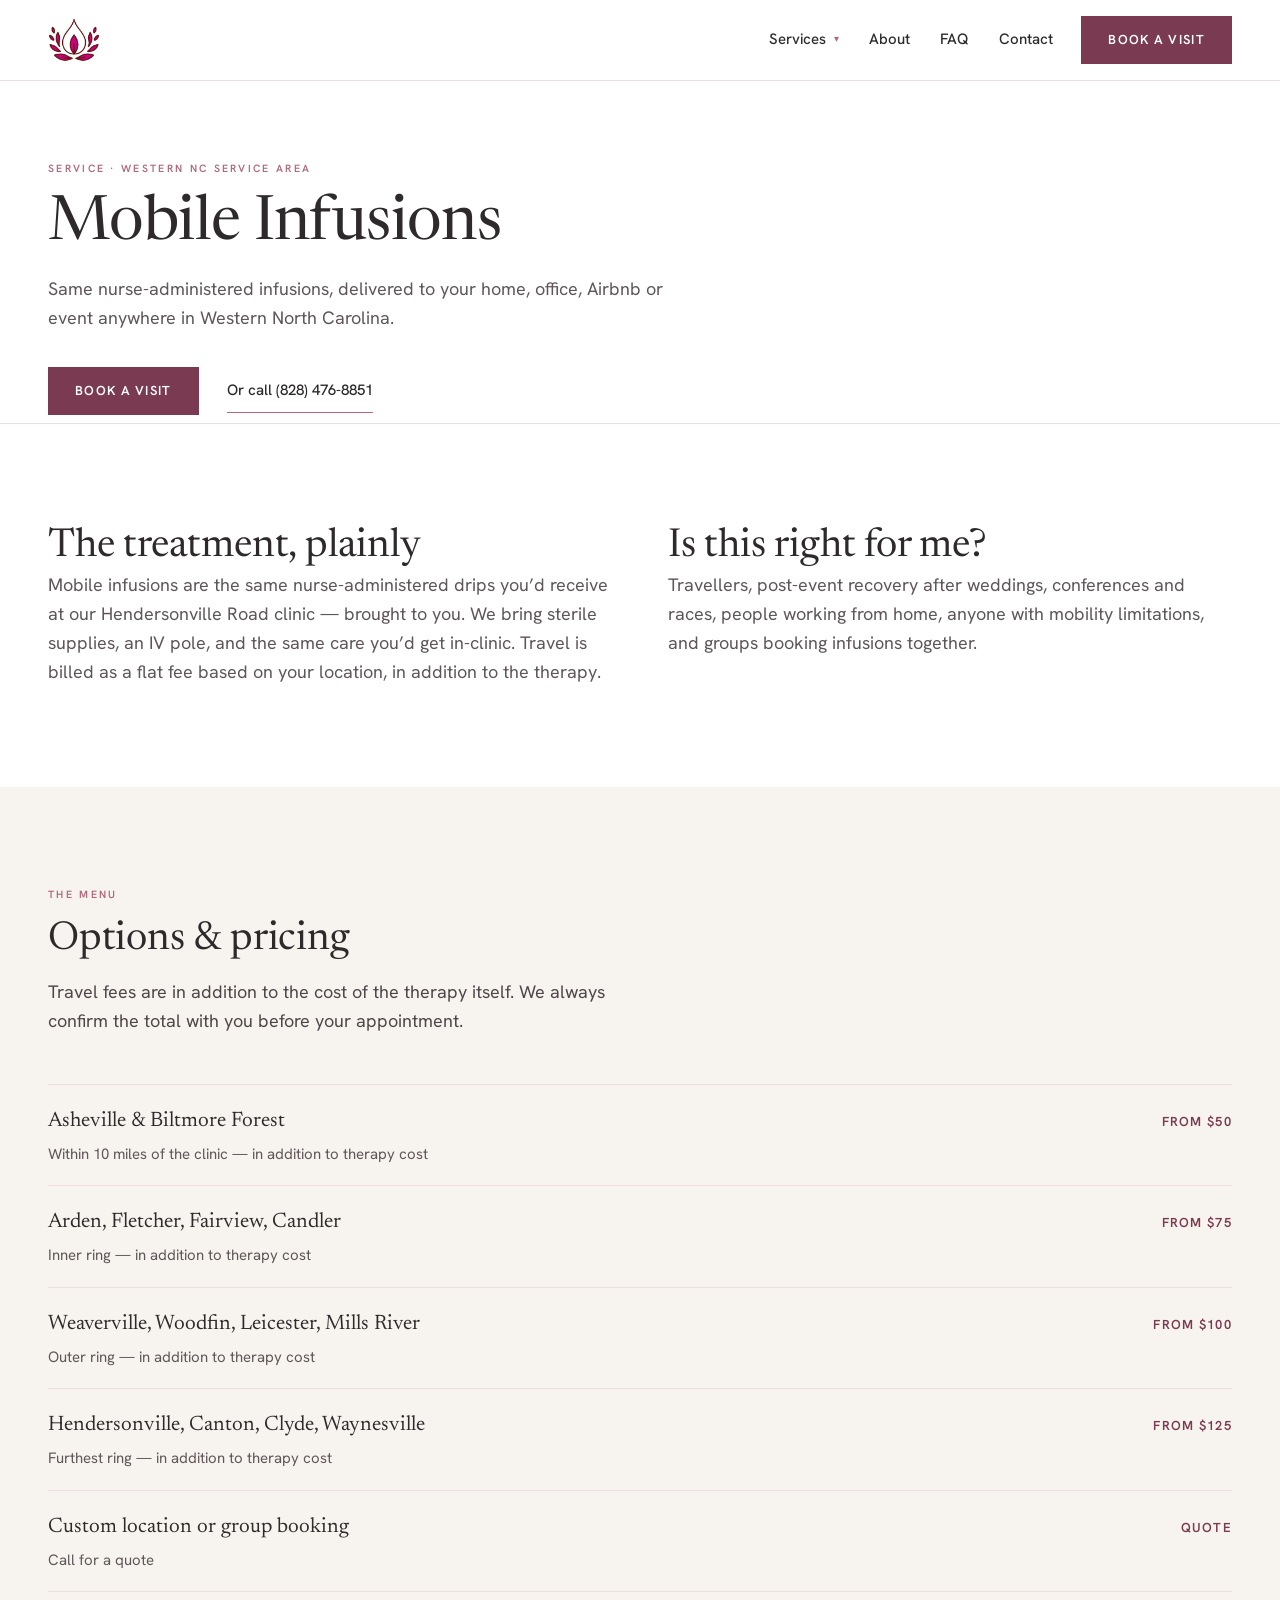
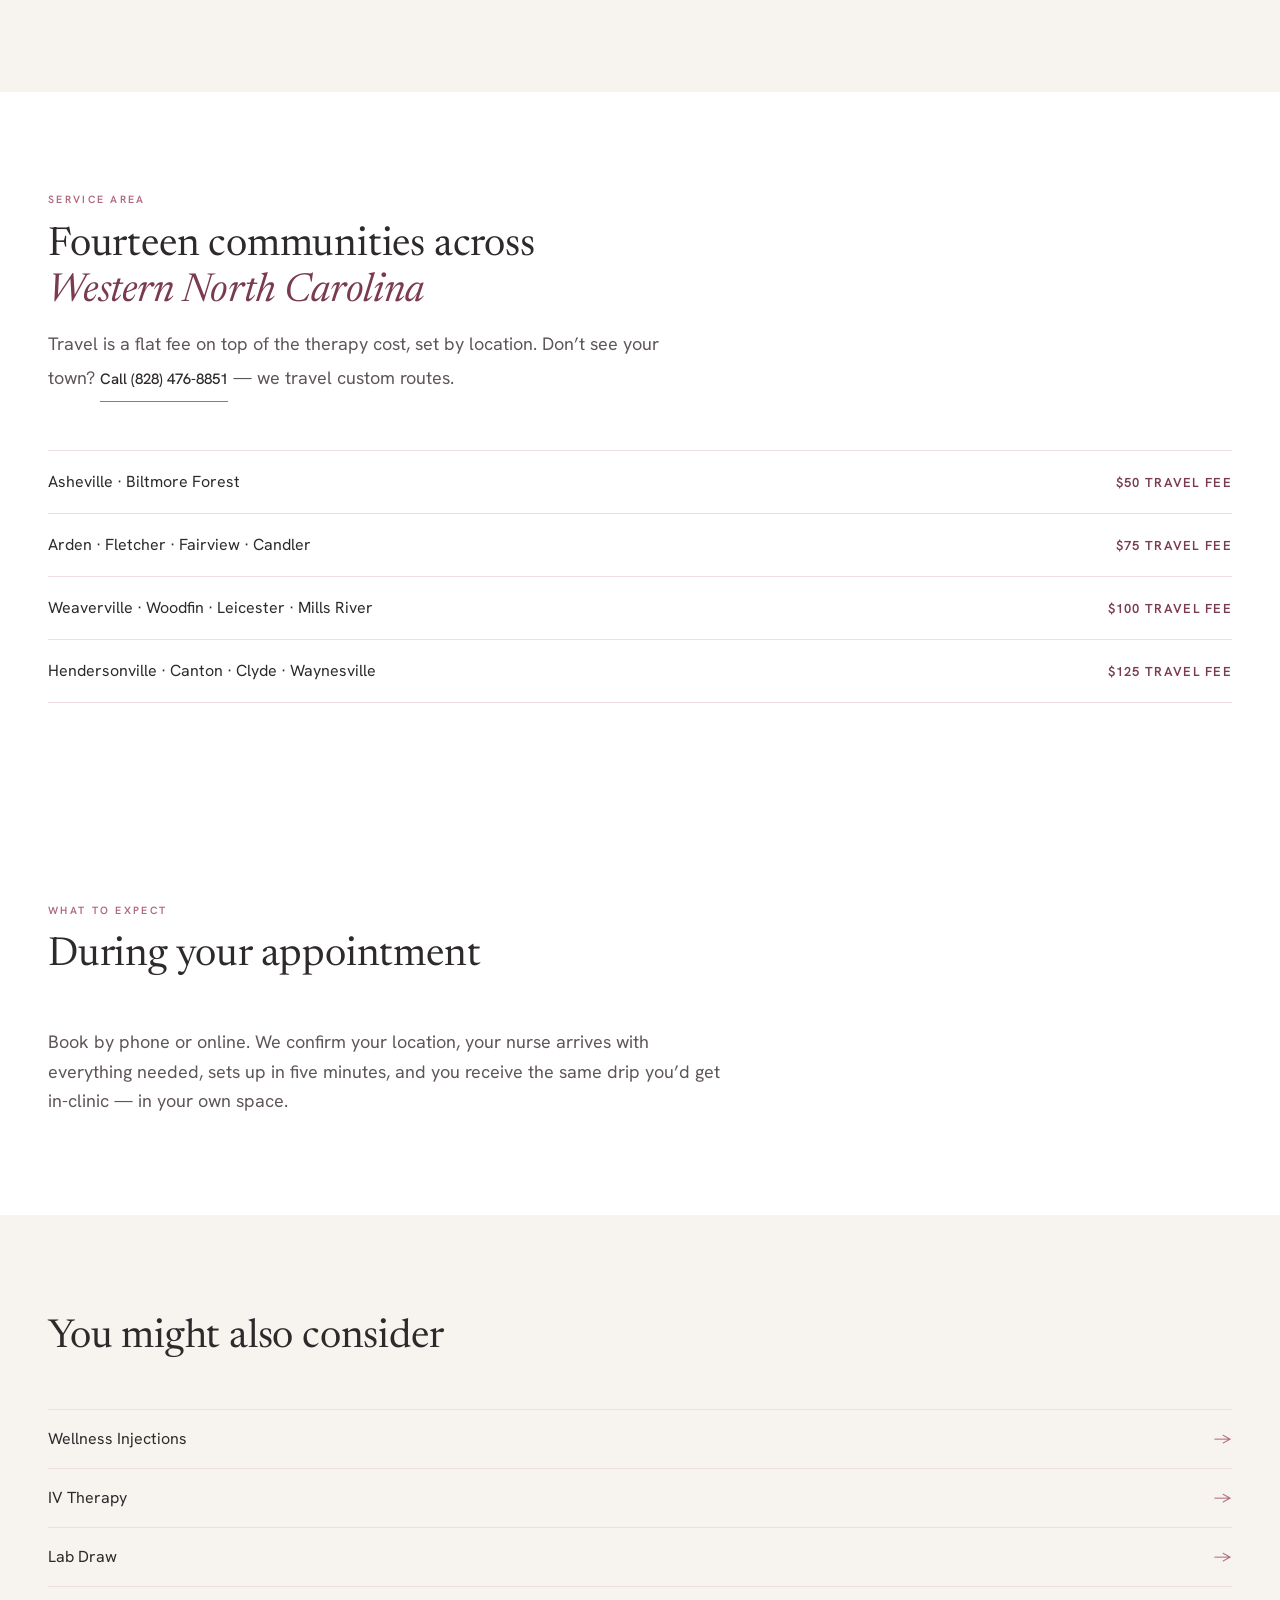
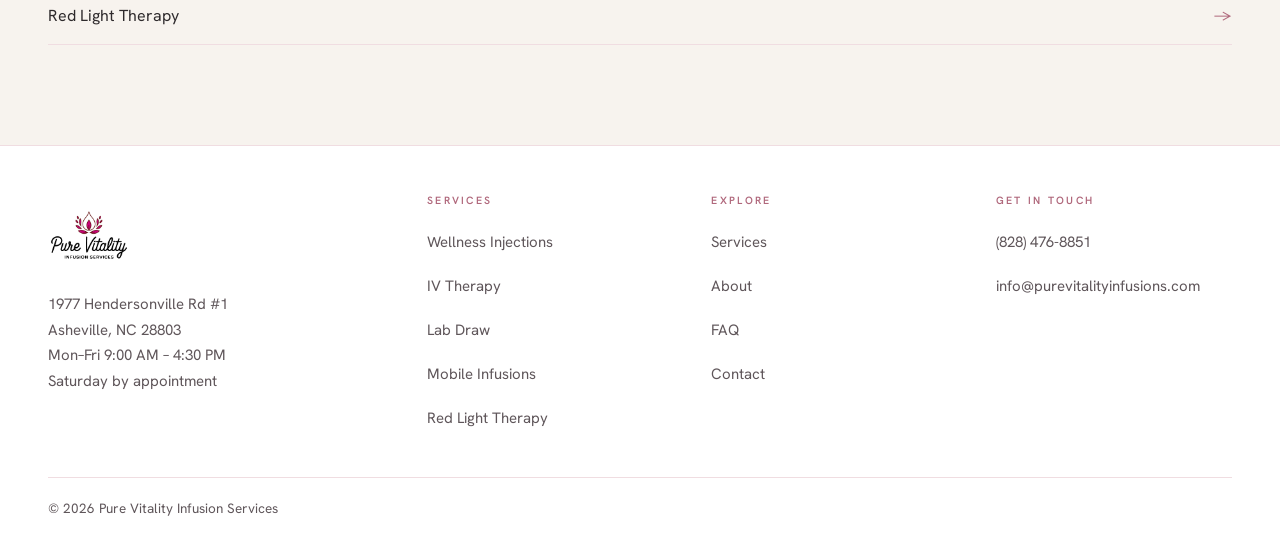
<file: mobile-infusions.html>
<!doctype html>
<html lang="en">
<head>
<meta charset="utf-8">
<meta name="viewport" content="width=device-width, initial-scale=1">
<title>Mobile IV Infusions Across Western NC | Pure Vitality Infusion Services</title>
<meta name="description" content="Nurse-administered mobile IV infusions at your home, office or event across 14 Western North Carolina communities. Travel fee $50–$125 plus therapy.">
<link rel="canonical" href="https://www.purevitalityinfusions.com/mobile-infusions">
<meta name="theme-color" content="#7A3B52">
<meta property="og:type" content="website">
<meta property="og:site_name" content="Pure Vitality Infusion Services">
<meta property="og:title" content="Mobile IV Infusions Across Western NC | Pure Vitality Infusion Services">
<meta property="og:description" content="Nurse-administered mobile IV infusions at your home, office or event across 14 Western North Carolina communities. Travel fee $50–$125 plus therapy.">
<meta property="og:url" content="https://www.purevitalityinfusions.com/mobile-infusions">
<meta property="og:image" content="https://www.purevitalityinfusions.com/assets/og-image.jpg">
<meta property="og:image:width" content="1200">
<meta property="og:image:height" content="630">
<meta name="twitter:card" content="summary_large_image">
<meta name="twitter:title" content="Mobile IV Infusions Across Western NC | Pure Vitality Infusion Services">
<meta name="twitter:description" content="Nurse-administered mobile IV infusions at your home, office or event across 14 Western North Carolina communities. Travel fee $50–$125 plus therapy.">
<meta name="twitter:image" content="https://www.purevitalityinfusions.com/assets/og-image.jpg">
<link rel="icon" type="image/png" href="assets/favicon.png">
<link rel="preconnect" href="https://fonts.googleapis.com">
<link rel="preconnect" href="https://fonts.gstatic.com" crossorigin>
<link href="https://fonts.googleapis.com/css2?family=Hanken+Grotesk:wght@400;500;600&family=Newsreader:ital@0;1&display=swap" rel="stylesheet">
<link rel="stylesheet" href="css/pure-vitality.css">
<script>
  // gtag() shim only: js/site.js sends phone_call_click through it. GA4 itself loads via GTM's Google tag.
  window.dataLayer = window.dataLayer || [];
  function gtag(){dataLayer.push(arguments);}
</script>
<!-- Google Tag Manager -->
<script>(function(w,d,s,l,i){w[l]=w[l]||[];w[l].push({'gtm.start':
new Date().getTime(),event:'gtm.js'});var f=d.getElementsByTagName(s)[0],
j=d.createElement(s),dl=l!='dataLayer'?'&l='+l:'';j.async=true;j.src=
'https://www.googletagmanager.com/gtm.js?id='+i+dl;f.parentNode.insertBefore(j,f);
})(window,document,'script','dataLayer','GTM-WG5XPGCT');</script>
<!-- End Google Tag Manager -->
</head>
<body>
<!-- Google Tag Manager (noscript) -->
<noscript><iframe src="https://www.googletagmanager.com/ns.html?id=GTM-WG5XPGCT"
height="0" width="0" style="display:none;visibility:hidden"></iframe></noscript>
<!-- End Google Tag Manager (noscript) -->
<a class="pv-skip" href="#main">Skip to content</a>
<header class="pv-header">
  <div class="pv-header__inner">
    <a class="pv-header__logo" href="/" aria-label="Pure Vitality Infusion Services — home">
      <img src="assets/logo-mark.png" alt="Pure Vitality Infusion Services" width="351" height="295">
    </a>

    <nav class="pv-nav" id="pv-nav" aria-label="Main">
      <ul class="pv-nav__list">
        <li class="pv-nav__item pv-nav__item--services">
          <button class="pv-nav__link pv-nav__disclosure" type="button" aria-expanded="false" data-pv-services>Services <span class="pv-nav__caret" aria-hidden="true">&#9662;</span></button>
          <ul class="pv-nav__menu">
            <li><a href="wellness-injections.html">Wellness Injections</a></li>
            <li><a href="iv-therapy.html">IV Therapy</a></li>
            <li><a href="lab-draw.html">Lab Draw</a></li>
            <li><a href="mobile-infusions.html" aria-current="page">Mobile Infusions</a></li>
            <li><a href="red-light-therapy.html">Red Light Therapy</a></li>
          </ul>
        </li>
        <li class="pv-nav__item"><a class="pv-nav__link" href="about.html">About</a></li>
        <li class="pv-nav__item"><a class="pv-nav__link" href="faq.html">FAQ</a></li>
        <li class="pv-nav__item"><a class="pv-nav__link" href="contact.html">Contact</a></li>
      </ul>
    </nav>

    <a class="pv-btn pv-header__cta" href="https://www.vagaro.com/Users/BusinessWidget.aspx?enc=MMLjhIwJMcwFQhXLL7ifVJF9z7kcX0lzixtp+m+yfoG2bJyrqDky7WY54nvtQg2XBzjcqaM36+mfYYlgouhfE+lC307I8W+/Ednkhz7sAknVIbxabTeWv7CJ1Jl7AfPvKdxgU5egafNXK8v1nIJR/[base64]/PGoiWZqwTJgsa3EWKnKZuX78jBLaUNn2bMLB2zGohFZn3Was3Ve5WaFe4bsY1VsB+hLtPDc6uQKi+EvvF/RRCTKU=" target="_blank" rel="noopener">Book a visit</a>

    <button class="pv-navtoggle" type="button" aria-expanded="false" aria-controls="pv-nav" data-pv-navtoggle>
      <span class="pv-navtoggle__bars" aria-hidden="true"></span>
      <span class="pv-visually-hidden">Menu</span>
    </button>
  </div>
</header>

<main id="main">

<section class="pv-pagehead">
  <div class="pv-container">
    <span class="pv-eyebrow">Service &middot; Western NC service area</span>
    <h1>Mobile Infusions</h1>
    <p class="pv-lead">Same nurse-administered infusions, delivered to your home, office, Airbnb or event anywhere in Western North Carolina.</p>
    <div class="pv-actions">
      <a class="pv-btn" href="https://www.vagaro.com/Users/BusinessWidget.aspx?enc=MMLjhIwJMcwFQhXLL7ifVJF9z7kcX0lzixtp+m+yfoG2bJyrqDky7WY54nvtQg2XBzjcqaM36+mfYYlgouhfE+lC307I8W+/Ednkhz7sAknVIbxabTeWv7CJ1Jl7AfPvKdxgU5egafNXK8v1nIJR/[base64]/PGoiWZqwTJgsa3EWKnKZuX78jBLaUNn2bMLB2zGohFZn3Was3Ve5WaFe4bsY1VsB+hLtPDc6uQKi+EvvF/RRCTKU=" target="_blank" rel="noopener">Book a visit</a>
      <a class="pv-link" href="tel:+18284768851">Or call (828) 476-8851</a>
    </div>
  </div>
</section>

<section class="pv-section">
  <div class="pv-container">
    <div class="pv-cols">
      <div>
        <h2>The treatment, plainly</h2>
        <p>Mobile infusions are the same nurse-administered drips you&rsquo;d receive at our Hendersonville Road clinic &mdash; brought to you. We bring sterile supplies, an IV pole, and the same care you&rsquo;d get in-clinic. Travel is billed as a flat fee based on your location, in addition to the therapy.</p>
      </div>
      <div>
        <h2>Is this right for me?</h2>
        <p>Travellers, post-event recovery after weddings, conferences and races, people working from home, anyone with mobility limitations, and groups booking infusions together.</p>
      </div>
    </div>
  </div>
</section>

<section class="pv-section pv-section--sand">
  <div class="pv-container">
    <div class="pv-section__head">
      <span class="pv-eyebrow">The menu</span>
      <h2>Options &amp; pricing</h2>
      <p>Travel fees are in addition to the cost of the therapy itself. We always confirm the total with you before your appointment.</p>
    </div>
    <ul class="pv-menu">
        <li class="pv-menu__row">
          <span class="pv-menu__name">Asheville &amp; Biltmore Forest<span class="pv-menu__note">Within 10 miles of the clinic &mdash; in addition to therapy cost</span></span>
          <span class="pv-menu__price">From $50</span>
        </li>
        <li class="pv-menu__row">
          <span class="pv-menu__name">Arden, Fletcher, Fairview, Candler<span class="pv-menu__note">Inner ring &mdash; in addition to therapy cost</span></span>
          <span class="pv-menu__price">From $75</span>
        </li>
        <li class="pv-menu__row">
          <span class="pv-menu__name">Weaverville, Woodfin, Leicester, Mills River<span class="pv-menu__note">Outer ring &mdash; in addition to therapy cost</span></span>
          <span class="pv-menu__price">From $100</span>
        </li>
        <li class="pv-menu__row">
          <span class="pv-menu__name">Hendersonville, Canton, Clyde, Waynesville<span class="pv-menu__note">Furthest ring &mdash; in addition to therapy cost</span></span>
          <span class="pv-menu__price">From $125</span>
        </li>
        <li class="pv-menu__row">
          <span class="pv-menu__name">Custom location or group booking<span class="pv-menu__note">Call for a quote</span></span>
          <span class="pv-menu__price">Quote</span>
        </li>
    </ul>
  </div>
</section>

<section class="pv-section">
  <div class="pv-container">
    <div class="pv-section__head">
      <span class="pv-eyebrow">Service area</span>
      <h2>Fourteen communities across <em>Western North Carolina</em></h2>
      <p>Travel is a flat fee on top of the therapy cost, set by location. Don&rsquo;t see your town? <a class="pv-link" href="tel:+18284768851">Call (828) 476-8851</a> &mdash; we travel custom routes.</p>
    </div>
    <ul class="pv-area">
      <li class="pv-area__row">
        <span class="pv-area__towns">Asheville &middot; Biltmore Forest</span>
        <span class="pv-area__fee">$50 travel fee</span>
      </li>
      <li class="pv-area__row">
        <span class="pv-area__towns">Arden &middot; Fletcher &middot; Fairview &middot; Candler</span>
        <span class="pv-area__fee">$75 travel fee</span>
      </li>
      <li class="pv-area__row">
        <span class="pv-area__towns">Weaverville &middot; Woodfin &middot; Leicester &middot; Mills River</span>
        <span class="pv-area__fee">$100 travel fee</span>
      </li>
      <li class="pv-area__row">
        <span class="pv-area__towns">Hendersonville &middot; Canton &middot; Clyde &middot; Waynesville</span>
        <span class="pv-area__fee">$125 travel fee</span>
      </li>
    </ul>
  </div>
</section>

<section class="pv-section">
  <div class="pv-container">
    <div class="pv-section__head">
      <span class="pv-eyebrow">What to expect</span>
      <h2>During your appointment</h2>
    </div>
    <div class="pv-prose">
      <p>Book by phone or online. We confirm your location, your nurse arrives with everything needed, sets up in five minutes, and you receive the same drip you&rsquo;d get in-clinic &mdash; in your own space.</p>
    </div>
  </div>
</section>

<section class="pv-section pv-section--sand">
  <div class="pv-container">
    <div class="pv-section__head">
      <h2>You might also consider</h2>
    </div>
    <nav class="pv-related__list" aria-label="Other services">
        <a href="wellness-injections.html">Wellness Injections <span aria-hidden="true">&rarr;</span></a>
        <a href="iv-therapy.html">IV Therapy <span aria-hidden="true">&rarr;</span></a>
        <a href="lab-draw.html">Lab Draw <span aria-hidden="true">&rarr;</span></a>
        <a href="red-light-therapy.html">Red Light Therapy <span aria-hidden="true">&rarr;</span></a>
    </nav>
  </div>
</section>
</main>

<footer class="pv-footer">
  <div class="pv-container">
    <div class="pv-footer__grid">
      <div>
        <div class="pv-footer__logo">
          <img src="assets/logo.png" alt="Pure Vitality Infusion Services" width="1024" height="1024" loading="lazy">
        </div>
        <address>
          1977 Hendersonville Rd #1<br>
          Asheville, NC 28803<br>
          Mon&ndash;Fri 9:00 AM &ndash; 4:30 PM<br>
          Saturday by appointment
        </address>
      </div>

      <div>
        <h2>Services</h2>
        <ul>
          <li><a href="wellness-injections.html">Wellness Injections</a></li>
          <li><a href="iv-therapy.html">IV Therapy</a></li>
          <li><a href="lab-draw.html">Lab Draw</a></li>
          <li><a href="mobile-infusions.html">Mobile Infusions</a></li>
          <li><a href="red-light-therapy.html">Red Light Therapy</a></li>
        </ul>
      </div>

      <div>
        <h2>Explore</h2>
        <ul>
          <li><a href="/#services">Services</a></li>
          <li><a href="about.html">About</a></li>
          <li><a href="faq.html">FAQ</a></li>
          <li><a href="contact.html">Contact</a></li>
        </ul>
      </div>

      <div>
        <h2>Get in touch</h2>
        <ul>
          <li><a href="tel:+18284768851">(828) 476-8851</a></li>
          <li><a href="mailto:info@purevitalityinfusions.com">info@purevitalityinfusions.com</a></li>
        </ul>
      </div>
    </div>

    <p class="pv-footer__bar">&copy; <span data-pv-year>2026</span> Pure Vitality Infusion Services</p>
  </div>
</footer>

<script src="js/site.js?v=19"></script>
</body>
</html>
</file>
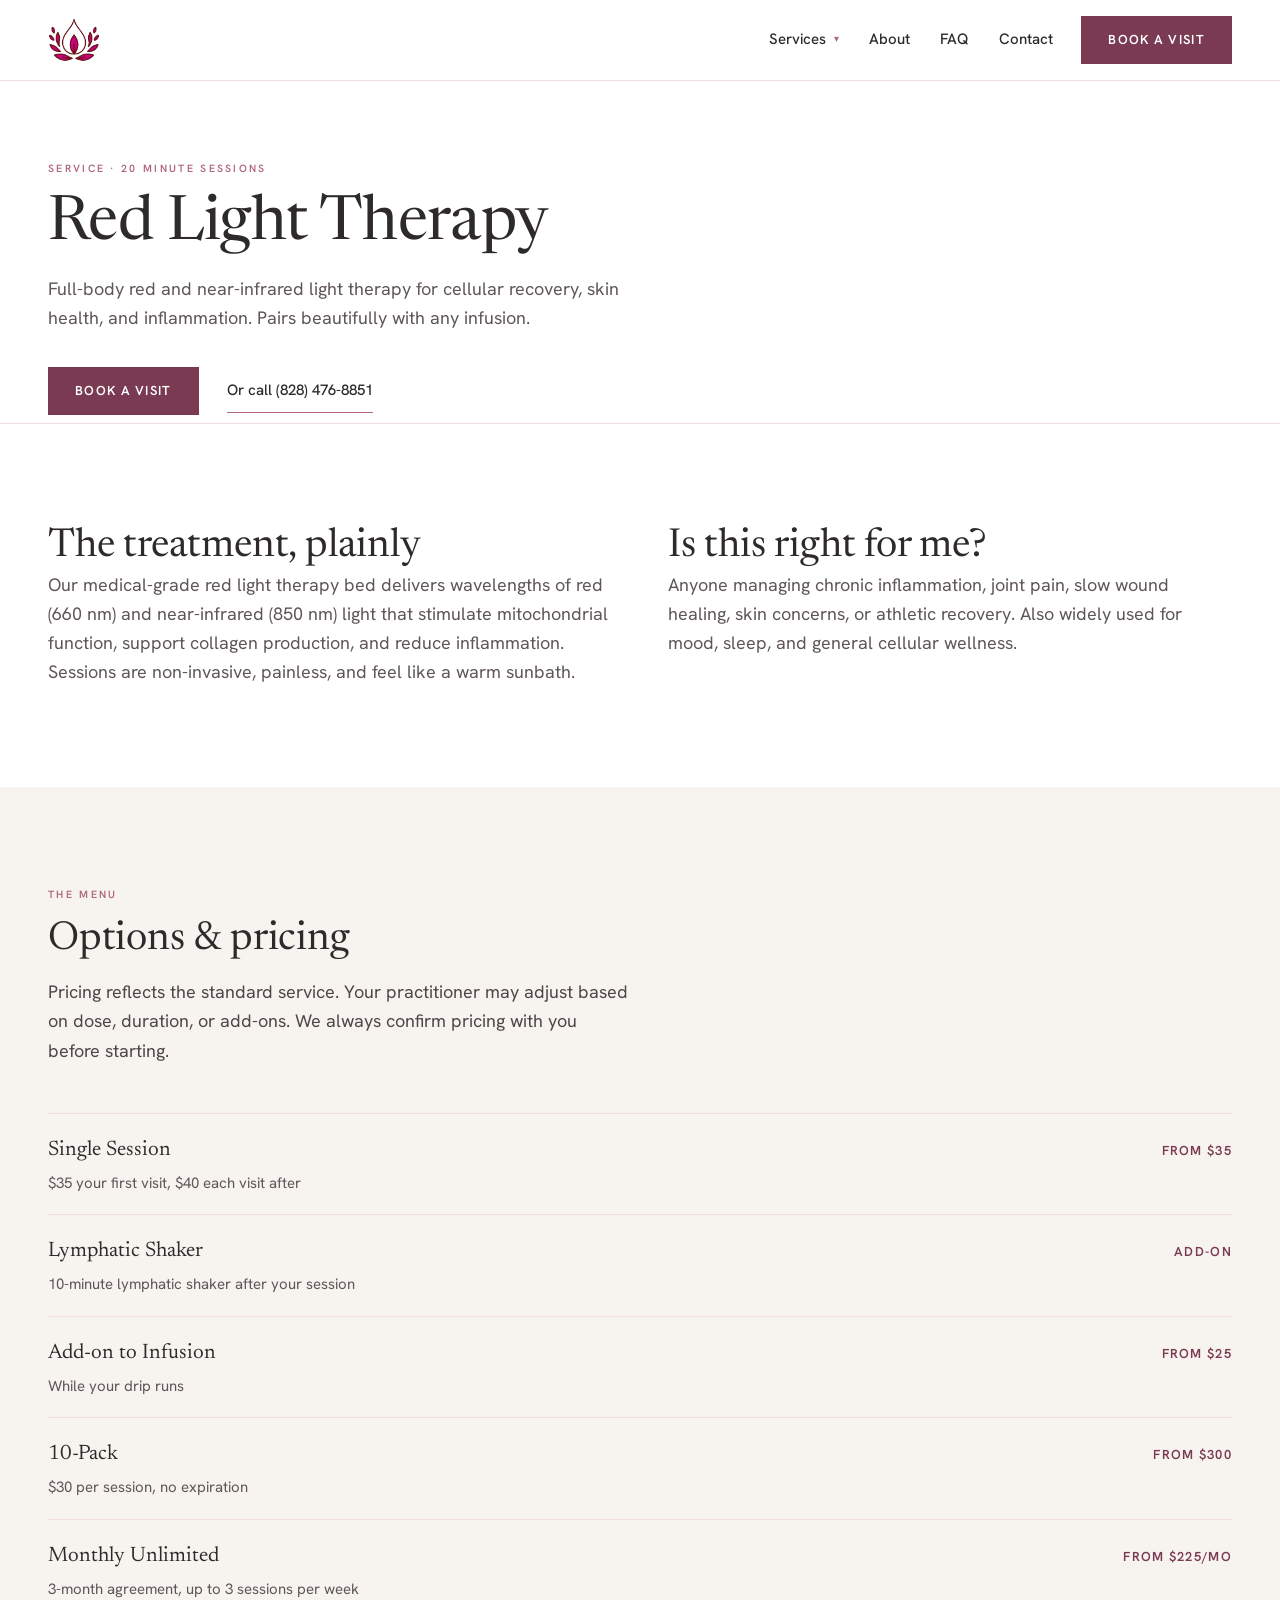
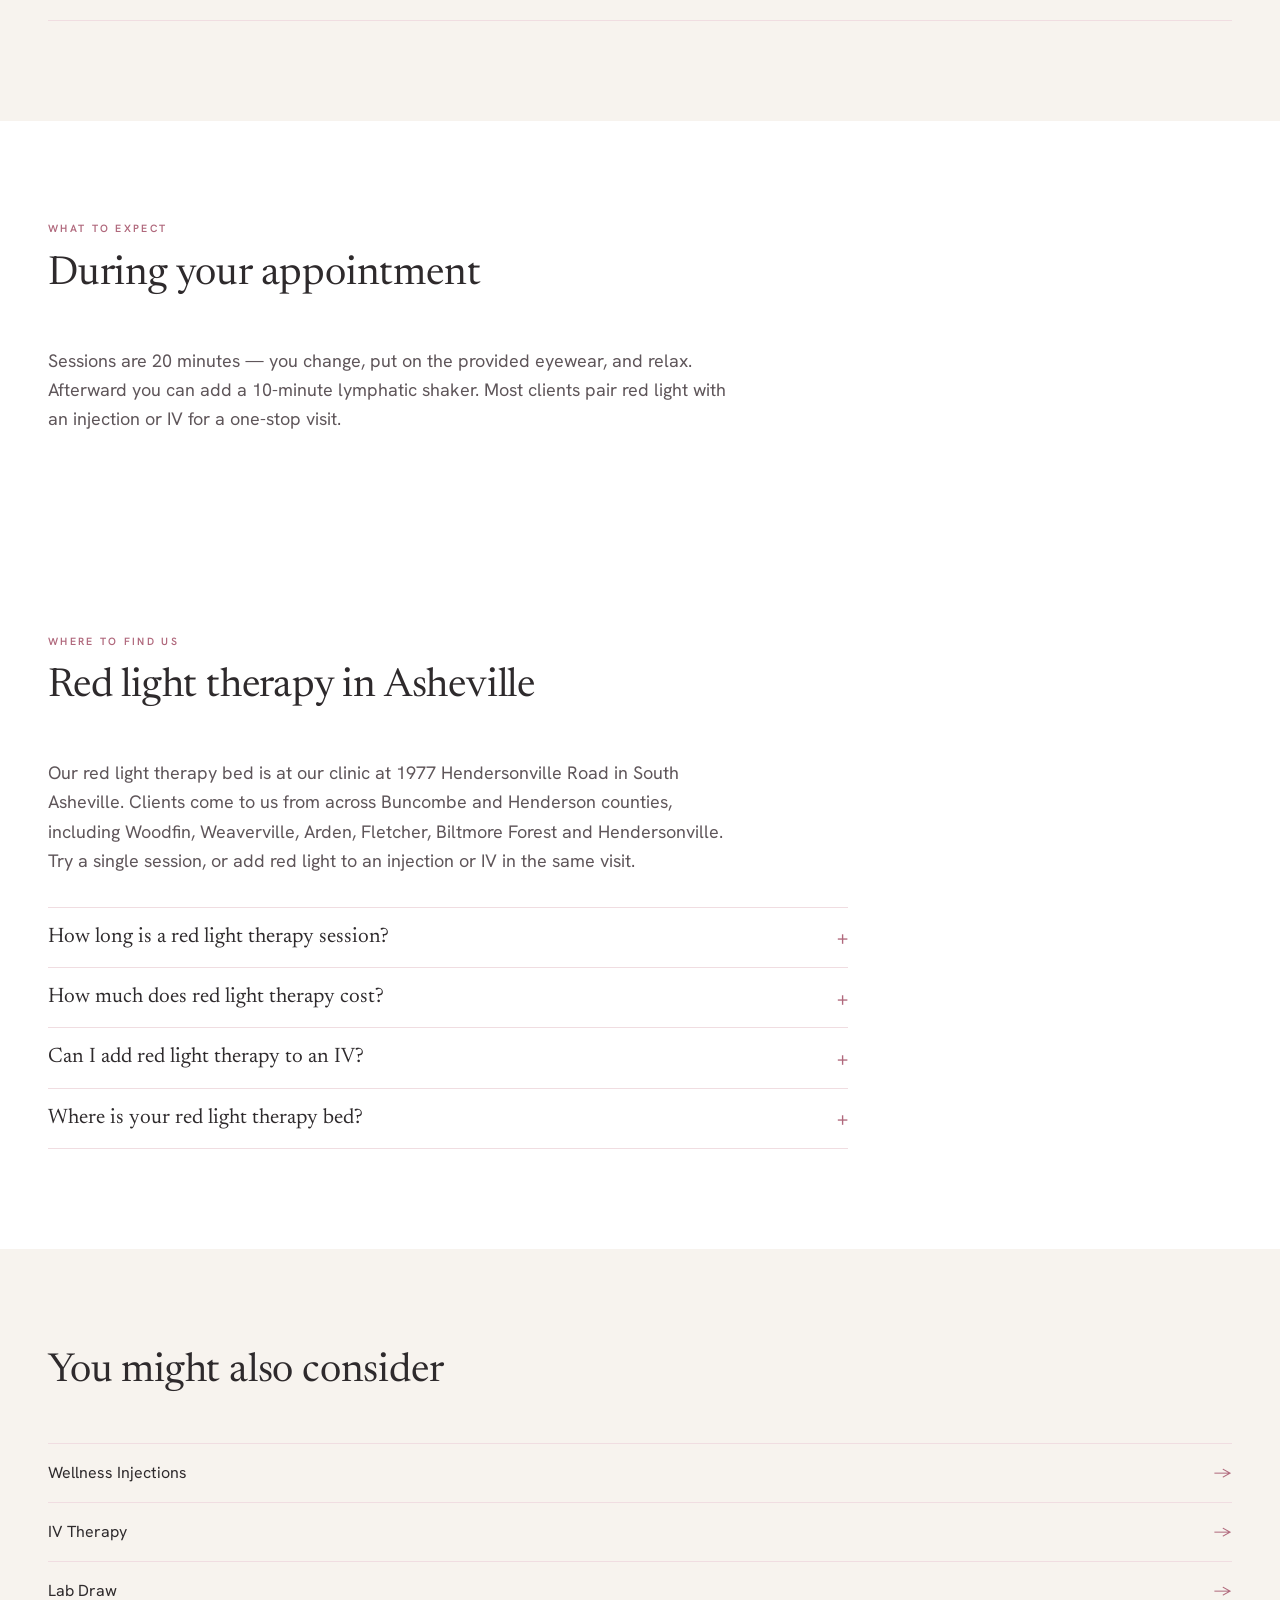
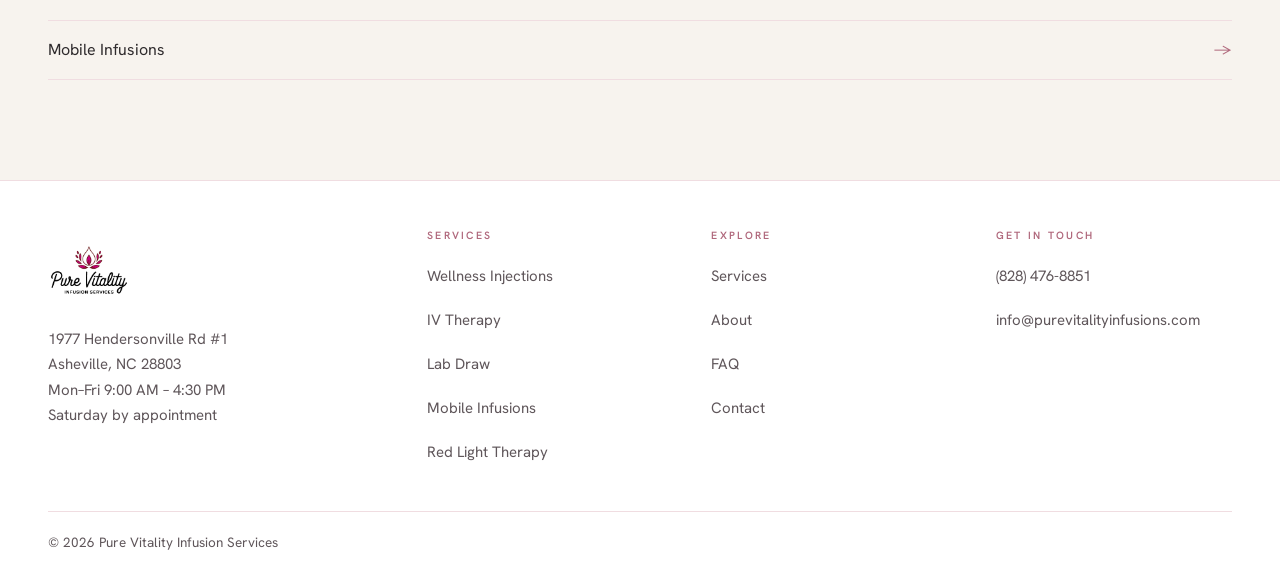
<file: red-light-therapy.html>
<!doctype html>
<html lang="en">
<head>
<meta charset="utf-8">
<meta name="viewport" content="width=device-width, initial-scale=1">
<title>Red Light Therapy in Asheville, NC | Pure Vitality Infusion Services</title>
<meta name="description" content="Full-body red (660 nm) and near-infrared (850 nm) light therapy in Asheville, NC, from $35 per 20-minute session. Serving Woodfin, Arden, Fletcher and Hendersonville. Packages and memberships available.">
<link rel="canonical" href="https://www.purevitalityinfusions.com/red-light-therapy">
<meta name="theme-color" content="#7A3B52">
<meta property="og:type" content="website">
<meta property="og:site_name" content="Pure Vitality Infusion Services">
<meta property="og:title" content="Red Light Therapy in Asheville, NC | Pure Vitality Infusion Services">
<meta property="og:description" content="Full-body red (660 nm) and near-infrared (850 nm) light therapy in Asheville, NC, from $35 per 20-minute session. Serving Woodfin, Arden, Fletcher and Hendersonville. Packages and memberships available.">
<meta property="og:url" content="https://www.purevitalityinfusions.com/red-light-therapy">
<meta property="og:image" content="https://www.purevitalityinfusions.com/assets/og-image.jpg">
<meta property="og:image:width" content="1200">
<meta property="og:image:height" content="630">
<meta name="twitter:card" content="summary_large_image">
<meta name="twitter:title" content="Red Light Therapy in Asheville, NC | Pure Vitality Infusion Services">
<meta name="twitter:description" content="Full-body red (660 nm) and near-infrared (850 nm) light therapy in Asheville, NC, from $35 per 20-minute session. Serving Woodfin, Arden, Fletcher and Hendersonville. Packages and memberships available.">
<meta name="twitter:image" content="https://www.purevitalityinfusions.com/assets/og-image.jpg">
<link rel="icon" type="image/png" href="assets/favicon.png">
<link rel="preconnect" href="https://fonts.googleapis.com">
<link rel="preconnect" href="https://fonts.gstatic.com" crossorigin>
<link href="https://fonts.googleapis.com/css2?family=Hanken+Grotesk:wght@400;500;600&family=Newsreader:ital@0;1&display=swap" rel="stylesheet">
<link rel="stylesheet" href="css/pure-vitality.css">
<script>
  // gtag() shim only: js/site.js sends phone_call_click through it. GA4 itself loads via GTM's Google tag.
  window.dataLayer = window.dataLayer || [];
  function gtag(){dataLayer.push(arguments);}
</script>
<!-- Google Tag Manager -->
<script>(function(w,d,s,l,i){w[l]=w[l]||[];w[l].push({'gtm.start':
new Date().getTime(),event:'gtm.js'});var f=d.getElementsByTagName(s)[0],
j=d.createElement(s),dl=l!='dataLayer'?'&l='+l:'';j.async=true;j.src=
'https://www.googletagmanager.com/gtm.js?id='+i+dl;f.parentNode.insertBefore(j,f);
})(window,document,'script','dataLayer','GTM-WG5XPGCT');</script>
<!-- End Google Tag Manager -->
</head>
<body>
<!-- Google Tag Manager (noscript) -->
<noscript><iframe src="https://www.googletagmanager.com/ns.html?id=GTM-WG5XPGCT"
height="0" width="0" style="display:none;visibility:hidden"></iframe></noscript>
<!-- End Google Tag Manager (noscript) -->
<a class="pv-skip" href="#main">Skip to content</a>
<header class="pv-header">
  <div class="pv-header__inner">
    <a class="pv-header__logo" href="/" aria-label="Pure Vitality Infusion Services — home">
      <img src="assets/logo-mark.png" alt="Pure Vitality Infusion Services" width="351" height="295">
    </a>

    <nav class="pv-nav" id="pv-nav" aria-label="Main">
      <ul class="pv-nav__list">
        <li class="pv-nav__item pv-nav__item--services">
          <button class="pv-nav__link pv-nav__disclosure" type="button" aria-expanded="false" data-pv-services>Services <span class="pv-nav__caret" aria-hidden="true">&#9662;</span></button>
          <ul class="pv-nav__menu">
            <li><a href="wellness-injections.html">Wellness Injections</a></li>
            <li><a href="iv-therapy.html">IV Therapy</a></li>
            <li><a href="lab-draw.html">Lab Draw</a></li>
            <li><a href="mobile-infusions.html">Mobile Infusions</a></li>
            <li><a href="red-light-therapy.html" aria-current="page">Red Light Therapy</a></li>
          </ul>
        </li>
        <li class="pv-nav__item"><a class="pv-nav__link" href="about.html">About</a></li>
        <li class="pv-nav__item"><a class="pv-nav__link" href="faq.html">FAQ</a></li>
        <li class="pv-nav__item"><a class="pv-nav__link" href="contact.html">Contact</a></li>
      </ul>
    </nav>

    <a class="pv-btn pv-header__cta" href="https://www.vagaro.com/Users/BusinessWidget.aspx?enc=MMLjhIwJMcwFQhXLL7ifVJF9z7kcX0lzixtp+m+yfoG2bJyrqDky7WY54nvtQg2XBzjcqaM36+mfYYlgouhfE+lC307I8W+/Ednkhz7sAknVIbxabTeWv7CJ1Jl7AfPvKdxgU5egafNXK8v1nIJR/[base64]/PGoiWZqwTJgsa3EWKnKZuX78jBLaUNn2bMLB2zGohFZn3Was3Ve5WaFe4bsY1VsB+hLtPDc6uQKi+EvvF/RRCTKU=" target="_blank" rel="noopener">Book a visit</a>

    <button class="pv-navtoggle" type="button" aria-expanded="false" aria-controls="pv-nav" data-pv-navtoggle>
      <span class="pv-navtoggle__bars" aria-hidden="true"></span>
      <span class="pv-visually-hidden">Menu</span>
    </button>
  </div>
</header>

<main id="main">

<section class="pv-pagehead">
  <div class="pv-container">
    <span class="pv-eyebrow">Service &middot; 20 minute sessions</span>
    <h1>Red Light Therapy</h1>
    <p class="pv-lead">Full-body red and near-infrared light therapy for cellular recovery, skin health, and inflammation. Pairs beautifully with any infusion.</p>
    <div class="pv-actions">
      <a class="pv-btn" href="https://www.vagaro.com/Users/BusinessWidget.aspx?enc=MMLjhIwJMcwFQhXLL7ifVJF9z7kcX0lzixtp+m+yfoG2bJyrqDky7WY54nvtQg2XBzjcqaM36+mfYYlgouhfE+lC307I8W+/Ednkhz7sAknVIbxabTeWv7CJ1Jl7AfPvKdxgU5egafNXK8v1nIJR/[base64]/PGoiWZqwTJgsa3EWKnKZuX78jBLaUNn2bMLB2zGohFZn3Was3Ve5WaFe4bsY1VsB+hLtPDc6uQKi+EvvF/RRCTKU=" target="_blank" rel="noopener">Book a visit</a>
      <a class="pv-link" href="tel:+18284768851">Or call (828) 476-8851</a>
    </div>
  </div>
</section>

<section class="pv-section">
  <div class="pv-container">
    <div class="pv-cols">
      <div>
        <h2>The treatment, plainly</h2>
        <p>Our medical-grade red light therapy bed delivers wavelengths of red (660 nm) and near-infrared (850 nm) light that stimulate mitochondrial function, support collagen production, and reduce inflammation. Sessions are non-invasive, painless, and feel like a warm sunbath.</p>
      </div>
      <div>
        <h2>Is this right for me?</h2>
        <p>Anyone managing chronic inflammation, joint pain, slow wound healing, skin concerns, or athletic recovery. Also widely used for mood, sleep, and general cellular wellness.</p>
      </div>
    </div>
  </div>
</section>

<section class="pv-section pv-section--sand">
  <div class="pv-container">
    <div class="pv-section__head">
      <span class="pv-eyebrow">The menu</span>
      <h2>Options &amp; pricing</h2>
      <p>Pricing reflects the standard service. Your practitioner may adjust based on dose, duration, or add-ons. We always confirm pricing with you before starting.</p>
    </div>
    <ul class="pv-menu">
        <li class="pv-menu__row">
          <span class="pv-menu__name">Single Session<span class="pv-menu__note">$35 your first visit, $40 each visit after</span></span>
          <span class="pv-menu__price">From $35</span>
        </li>
        <li class="pv-menu__row">
          <span class="pv-menu__name">Lymphatic Shaker<span class="pv-menu__note">10-minute lymphatic shaker after your session</span></span>
          <span class="pv-menu__price">Add-on</span>
        </li>
        <li class="pv-menu__row">
          <span class="pv-menu__name">Add-on to Infusion<span class="pv-menu__note">While your drip runs</span></span>
          <span class="pv-menu__price">From $25</span>
        </li>
        <li class="pv-menu__row">
          <span class="pv-menu__name">10-Pack<span class="pv-menu__note">$30 per session, no expiration</span></span>
          <span class="pv-menu__price">From $300</span>
        </li>
        <li class="pv-menu__row">
          <span class="pv-menu__name">Monthly Unlimited<span class="pv-menu__note">3-month agreement, up to 3 sessions per week</span></span>
          <span class="pv-menu__price">From $225/mo</span>
        </li>
    </ul>
  </div>
</section>

<section class="pv-section">
  <div class="pv-container">
    <div class="pv-section__head">
      <span class="pv-eyebrow">What to expect</span>
      <h2>During your appointment</h2>
    </div>
    <div class="pv-prose">
      <p>Sessions are 20 minutes &mdash; you change, put on the provided eyewear, and relax. Afterward you can add a 10-minute lymphatic shaker. Most clients pair red light with an injection or IV for a one-stop visit.</p>
    </div>
  </div>
</section>

<section class="pv-section">
  <div class="pv-container">
    <div class="pv-section__head">
      <span class="pv-eyebrow">Where to find us</span>
      <h2>Red light therapy in Asheville</h2>
    </div>
    <div class="pv-prose">
      <p>Our red light therapy bed is at our clinic at 1977 Hendersonville Road in South Asheville. Clients come to us from across Buncombe and Henderson counties, including Woodfin, Weaverville, Arden, Fletcher, Biltmore Forest and Hendersonville. Try a single session, or add red light to an injection or IV in the same visit.</p>
    </div>
    <div class="pv-faq" style="margin-top:32px">
      <details>
        <summary>How long is a red light therapy session?</summary>
        <div class="pv-faq__answer"><p>Each session is 20 minutes. You can add a 10-minute lymphatic shaker afterward.</p></div>
      </details>
      <details>
        <summary>How much does red light therapy cost?</summary>
        <div class="pv-faq__answer"><p>Your first session is $35 and each visit after is $40. A 10-pack is $30 per session with no expiration, and Monthly Unlimited starts at $225 a month on a 3-month agreement, up to 3 sessions a week.</p></div>
      </details>
      <details>
        <summary>Can I add red light therapy to an IV?</summary>
        <div class="pv-faq__answer"><p>Yes. Red light can be added while your drip runs, from $25.</p></div>
      </details>
      <details>
        <summary>Where is your red light therapy bed?</summary>
        <div class="pv-faq__answer"><p>At our clinic, 1977 Hendersonville Rd #1, Asheville, NC 28803. Call <a class="pv-link" href="tel:+18284768851">(828) 476-8851</a> to book or ask a question.</p></div>
      </details>
    </div>
  </div>
</section>

<section class="pv-section pv-section--sand">
  <div class="pv-container">
    <div class="pv-section__head">
      <h2>You might also consider</h2>
    </div>
    <nav class="pv-related__list" aria-label="Other services">
        <a href="wellness-injections.html">Wellness Injections <span aria-hidden="true">&rarr;</span></a>
        <a href="iv-therapy.html">IV Therapy <span aria-hidden="true">&rarr;</span></a>
        <a href="lab-draw.html">Lab Draw <span aria-hidden="true">&rarr;</span></a>
        <a href="mobile-infusions.html">Mobile Infusions <span aria-hidden="true">&rarr;</span></a>
    </nav>
  </div>
</section>
</main>

<footer class="pv-footer">
  <div class="pv-container">
    <div class="pv-footer__grid">
      <div>
        <div class="pv-footer__logo">
          <img src="assets/logo.png" alt="Pure Vitality Infusion Services" width="1024" height="1024" loading="lazy">
        </div>
        <address>
          1977 Hendersonville Rd #1<br>
          Asheville, NC 28803<br>
          Mon&ndash;Fri 9:00 AM &ndash; 4:30 PM<br>
          Saturday by appointment
        </address>
      </div>

      <div>
        <h2>Services</h2>
        <ul>
          <li><a href="wellness-injections.html">Wellness Injections</a></li>
          <li><a href="iv-therapy.html">IV Therapy</a></li>
          <li><a href="lab-draw.html">Lab Draw</a></li>
          <li><a href="mobile-infusions.html">Mobile Infusions</a></li>
          <li><a href="red-light-therapy.html">Red Light Therapy</a></li>
        </ul>
      </div>

      <div>
        <h2>Explore</h2>
        <ul>
          <li><a href="/#services">Services</a></li>
          <li><a href="about.html">About</a></li>
          <li><a href="faq.html">FAQ</a></li>
          <li><a href="contact.html">Contact</a></li>
        </ul>
      </div>

      <div>
        <h2>Get in touch</h2>
        <ul>
          <li><a href="tel:+18284768851">(828) 476-8851</a></li>
          <li><a href="mailto:info@purevitalityinfusions.com">info@purevitalityinfusions.com</a></li>
        </ul>
      </div>
    </div>

    <p class="pv-footer__bar">&copy; <span data-pv-year>2026</span> Pure Vitality Infusion Services</p>
  </div>
</footer>

<script src="js/site.js?v=19"></script>
</body>
</html>
</file>
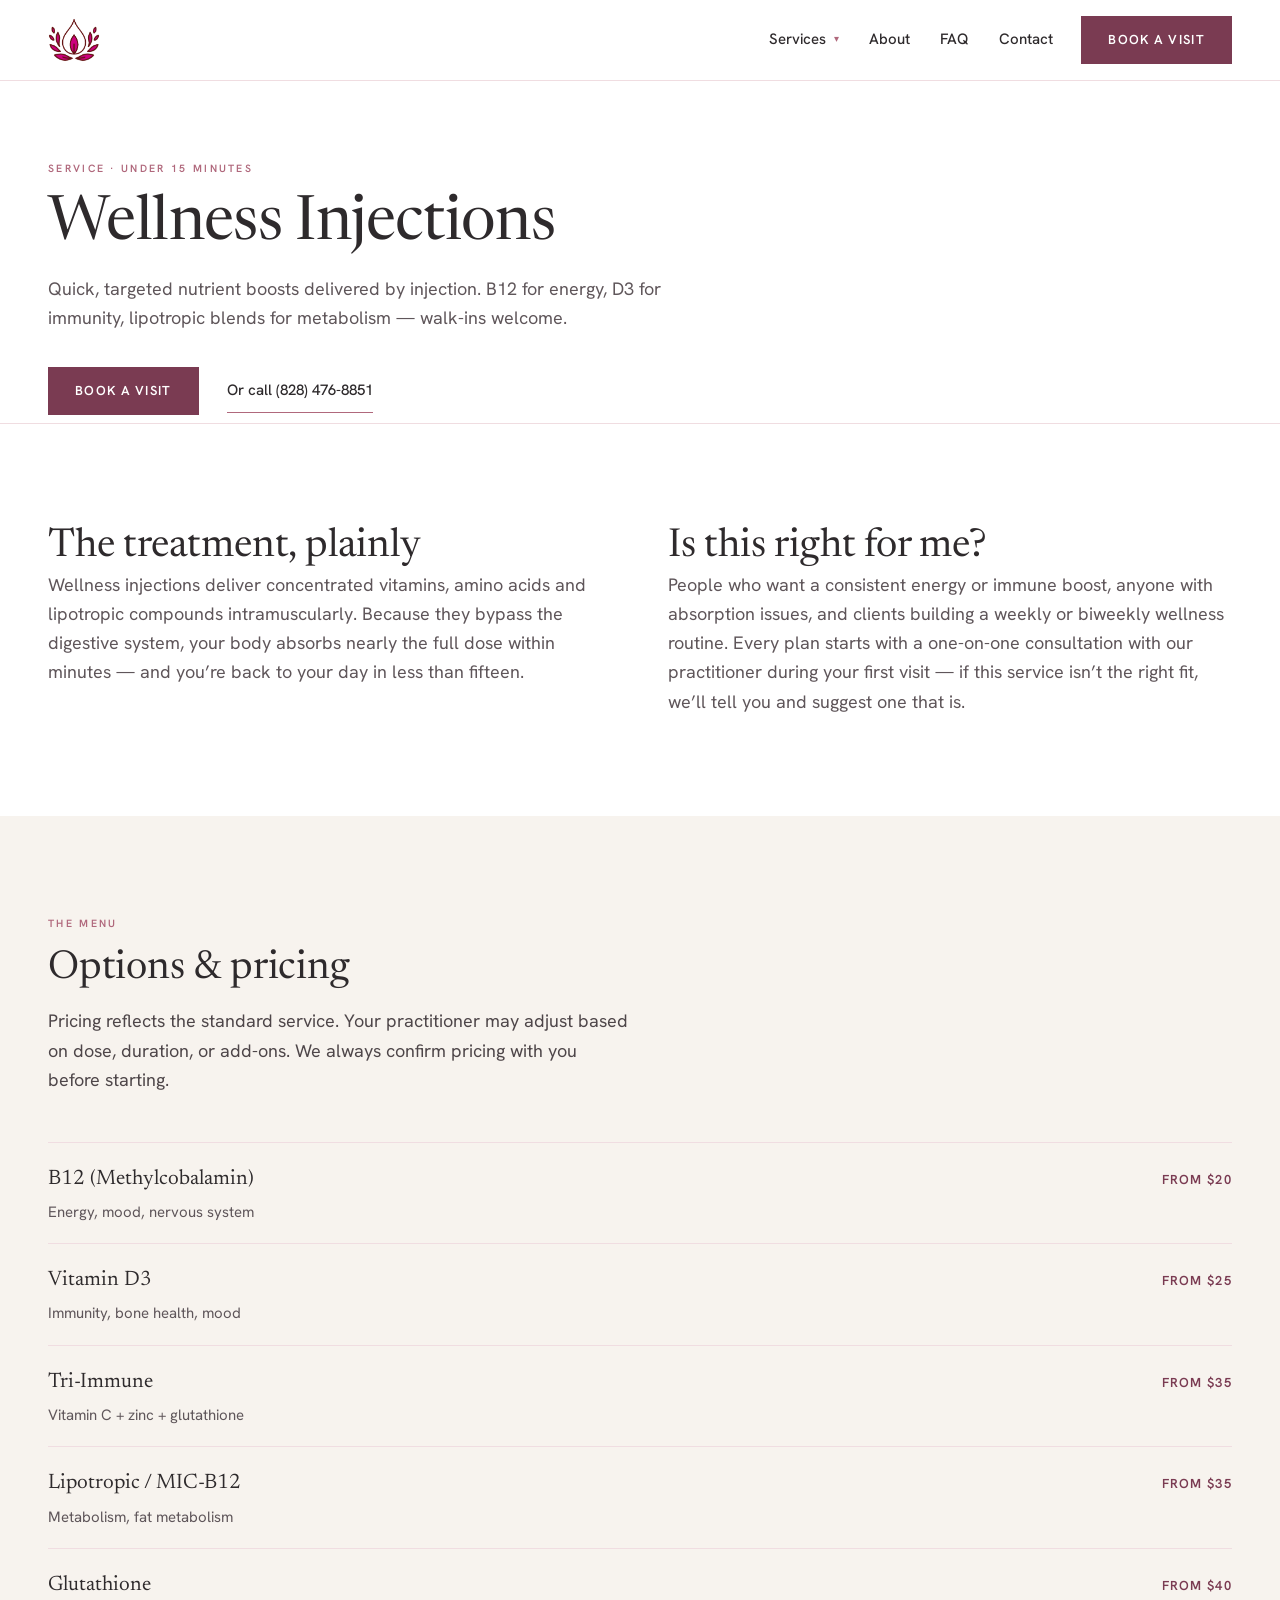
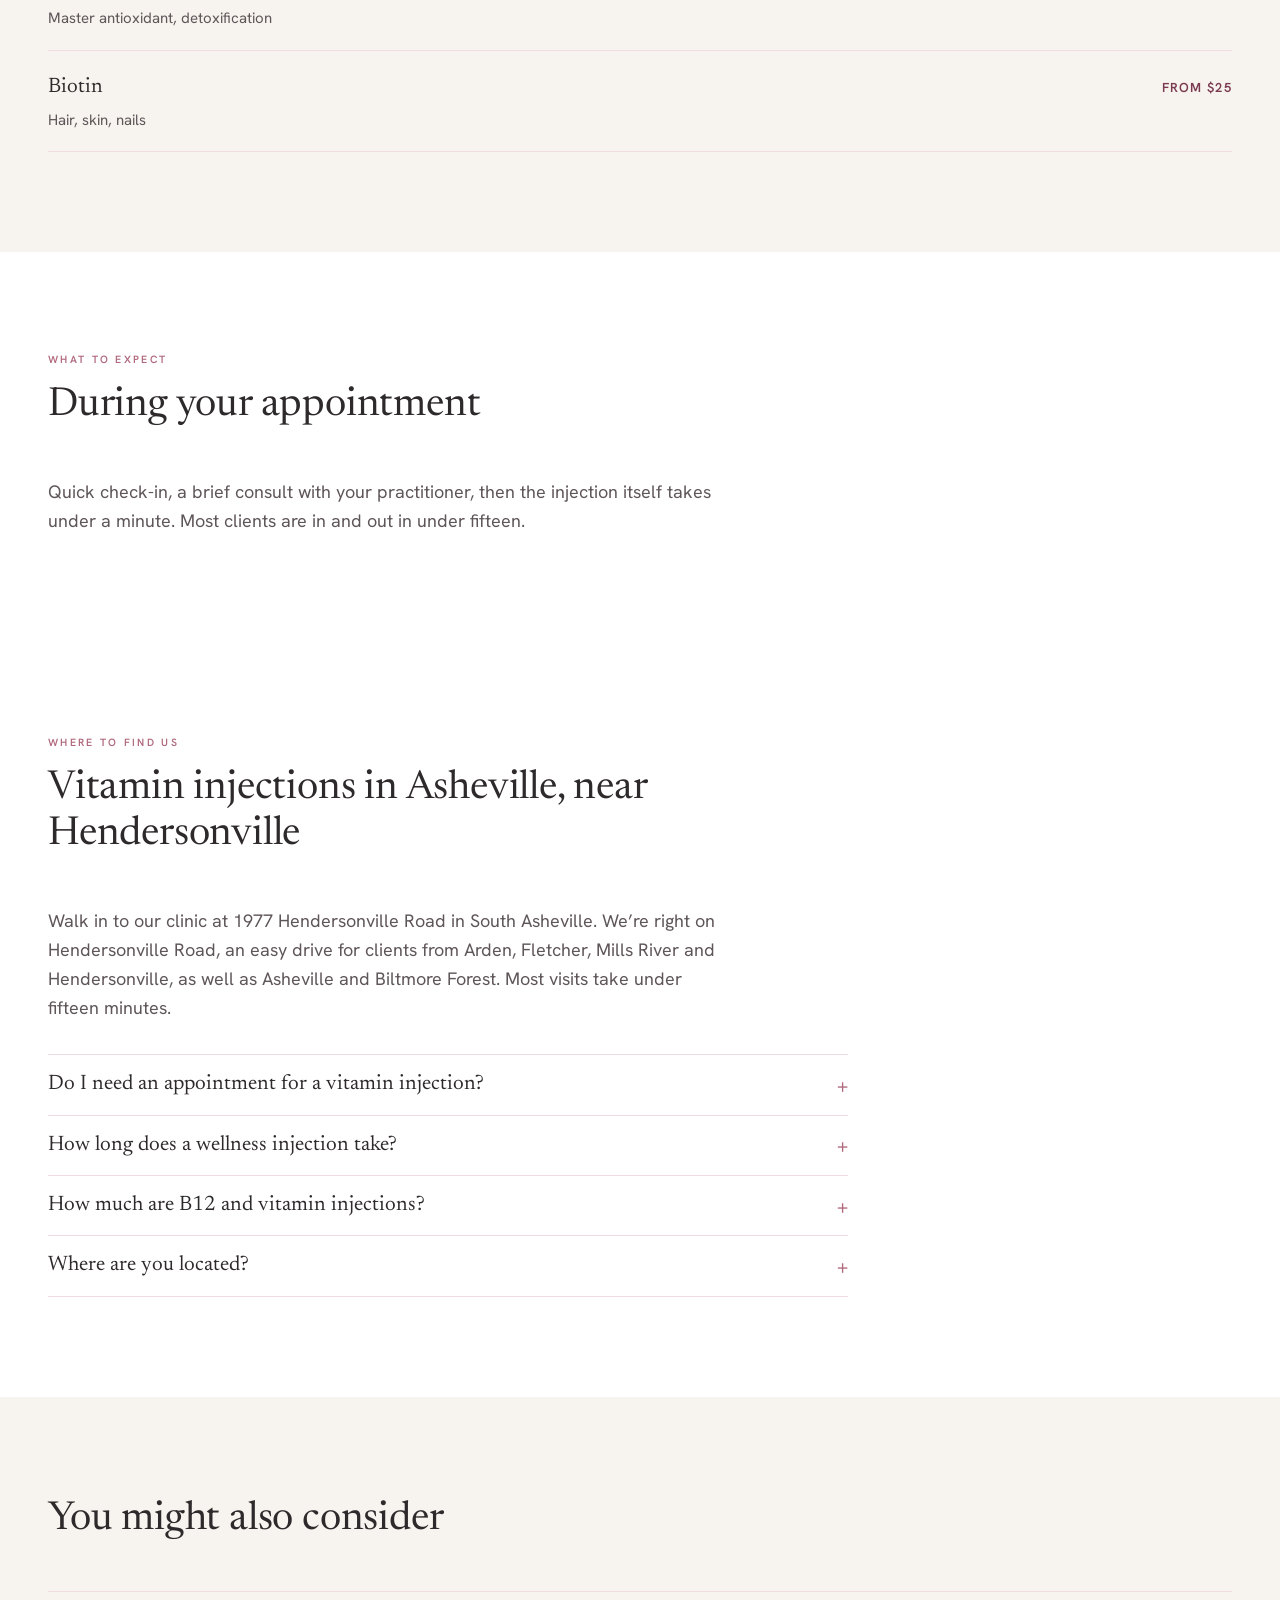
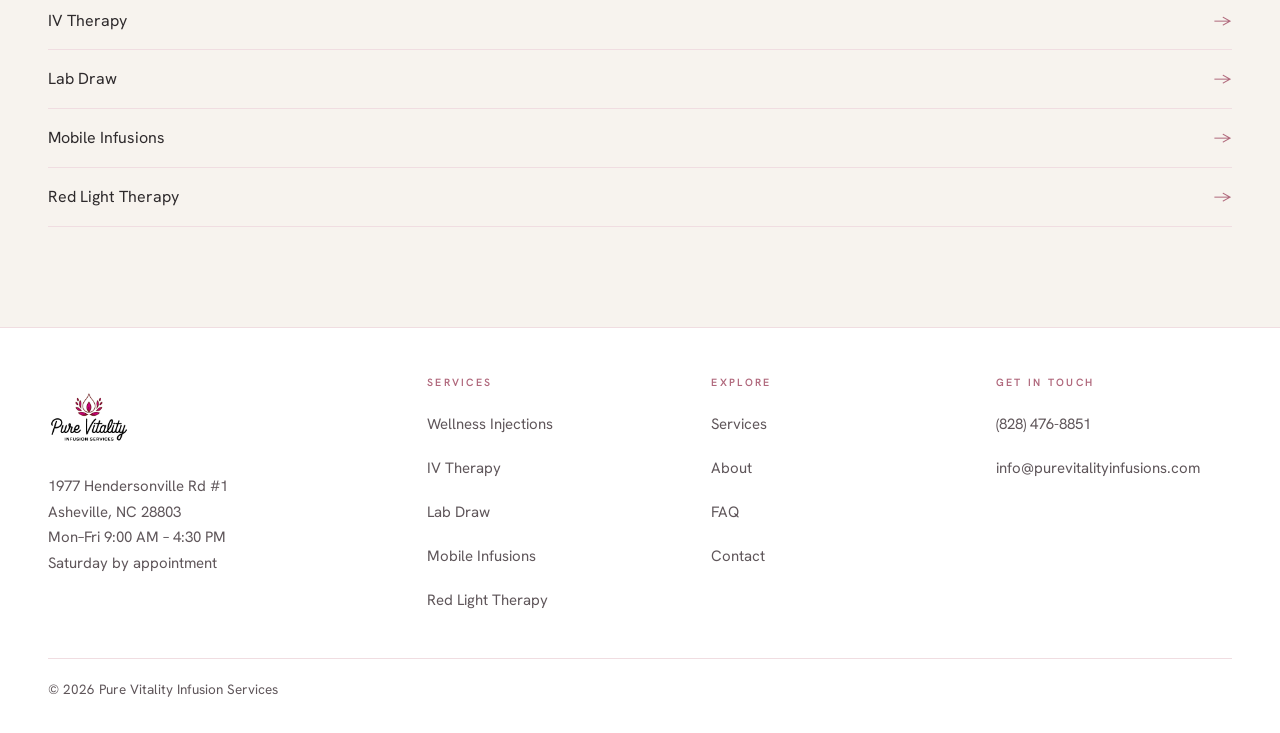
<file: wellness-injections.html>
<!doctype html>
<html lang="en">
<head>
<meta charset="utf-8">
<meta name="viewport" content="width=device-width, initial-scale=1">
<title>Wellness Injections in Asheville, NC | Pure Vitality Infusion Services</title>
<meta name="description" content="B12, vitamin D3, tri-immune, lipotropic and glutathione injections from $20 on Hendersonville Road in South Asheville, NC. Nurse-administered, walk-ins welcome.">
<link rel="canonical" href="https://www.purevitalityinfusions.com/wellness-injections">
<meta name="theme-color" content="#7A3B52">
<meta property="og:type" content="website">
<meta property="og:site_name" content="Pure Vitality Infusion Services">
<meta property="og:title" content="Wellness Injections in Asheville, NC | Pure Vitality Infusion Services">
<meta property="og:description" content="B12, vitamin D3, tri-immune, lipotropic and glutathione injections from $20 on Hendersonville Road in South Asheville, NC. Nurse-administered, walk-ins welcome.">
<meta property="og:url" content="https://www.purevitalityinfusions.com/wellness-injections">
<meta property="og:image" content="https://www.purevitalityinfusions.com/assets/og-image.jpg">
<meta property="og:image:width" content="1200">
<meta property="og:image:height" content="630">
<meta name="twitter:card" content="summary_large_image">
<meta name="twitter:title" content="Wellness Injections in Asheville, NC | Pure Vitality Infusion Services">
<meta name="twitter:description" content="B12, vitamin D3, tri-immune, lipotropic and glutathione injections from $20 on Hendersonville Road in South Asheville, NC. Nurse-administered, walk-ins welcome.">
<meta name="twitter:image" content="https://www.purevitalityinfusions.com/assets/og-image.jpg">
<link rel="icon" type="image/png" href="assets/favicon.png">
<link rel="preconnect" href="https://fonts.googleapis.com">
<link rel="preconnect" href="https://fonts.gstatic.com" crossorigin>
<link href="https://fonts.googleapis.com/css2?family=Hanken+Grotesk:wght@400;500;600&family=Newsreader:ital@0;1&display=swap" rel="stylesheet">
<link rel="stylesheet" href="css/pure-vitality.css">
<script>
  // gtag() shim only: js/site.js sends phone_call_click through it. GA4 itself loads via GTM's Google tag.
  window.dataLayer = window.dataLayer || [];
  function gtag(){dataLayer.push(arguments);}
</script>
<!-- Google Tag Manager -->
<script>(function(w,d,s,l,i){w[l]=w[l]||[];w[l].push({'gtm.start':
new Date().getTime(),event:'gtm.js'});var f=d.getElementsByTagName(s)[0],
j=d.createElement(s),dl=l!='dataLayer'?'&l='+l:'';j.async=true;j.src=
'https://www.googletagmanager.com/gtm.js?id='+i+dl;f.parentNode.insertBefore(j,f);
})(window,document,'script','dataLayer','GTM-WG5XPGCT');</script>
<!-- End Google Tag Manager -->
</head>
<body>
<!-- Google Tag Manager (noscript) -->
<noscript><iframe src="https://www.googletagmanager.com/ns.html?id=GTM-WG5XPGCT"
height="0" width="0" style="display:none;visibility:hidden"></iframe></noscript>
<!-- End Google Tag Manager (noscript) -->
<a class="pv-skip" href="#main">Skip to content</a>
<header class="pv-header">
  <div class="pv-header__inner">
    <a class="pv-header__logo" href="/" aria-label="Pure Vitality Infusion Services — home">
      <img src="assets/logo-mark.png" alt="Pure Vitality Infusion Services" width="351" height="295">
    </a>

    <nav class="pv-nav" id="pv-nav" aria-label="Main">
      <ul class="pv-nav__list">
        <li class="pv-nav__item pv-nav__item--services">
          <button class="pv-nav__link pv-nav__disclosure" type="button" aria-expanded="false" data-pv-services>Services <span class="pv-nav__caret" aria-hidden="true">&#9662;</span></button>
          <ul class="pv-nav__menu">
            <li><a href="wellness-injections.html" aria-current="page">Wellness Injections</a></li>
            <li><a href="iv-therapy.html">IV Therapy</a></li>
            <li><a href="lab-draw.html">Lab Draw</a></li>
            <li><a href="mobile-infusions.html">Mobile Infusions</a></li>
            <li><a href="red-light-therapy.html">Red Light Therapy</a></li>
          </ul>
        </li>
        <li class="pv-nav__item"><a class="pv-nav__link" href="about.html">About</a></li>
        <li class="pv-nav__item"><a class="pv-nav__link" href="faq.html">FAQ</a></li>
        <li class="pv-nav__item"><a class="pv-nav__link" href="contact.html">Contact</a></li>
      </ul>
    </nav>

    <a class="pv-btn pv-header__cta" href="https://www.vagaro.com/Users/BusinessWidget.aspx?enc=MMLjhIwJMcwFQhXLL7ifVJF9z7kcX0lzixtp+m+yfoG2bJyrqDky7WY54nvtQg2XBzjcqaM36+mfYYlgouhfE+lC307I8W+/Ednkhz7sAknVIbxabTeWv7CJ1Jl7AfPvKdxgU5egafNXK8v1nIJR/[base64]/PGoiWZqwTJgsa3EWKnKZuX78jBLaUNn2bMLB2zGohFZn3Was3Ve5WaFe4bsY1VsB+hLtPDc6uQKi+EvvF/RRCTKU=" target="_blank" rel="noopener">Book a visit</a>

    <button class="pv-navtoggle" type="button" aria-expanded="false" aria-controls="pv-nav" data-pv-navtoggle>
      <span class="pv-navtoggle__bars" aria-hidden="true"></span>
      <span class="pv-visually-hidden">Menu</span>
    </button>
  </div>
</header>

<main id="main">

<section class="pv-pagehead">
  <div class="pv-container">
    <span class="pv-eyebrow">Service &middot; Under 15 minutes</span>
    <h1>Wellness Injections</h1>
    <p class="pv-lead">Quick, targeted nutrient boosts delivered by injection. B12 for energy, D3 for immunity, lipotropic blends for metabolism &mdash; walk-ins welcome.</p>
    <div class="pv-actions">
      <a class="pv-btn" href="https://www.vagaro.com/Users/BusinessWidget.aspx?enc=MMLjhIwJMcwFQhXLL7ifVJF9z7kcX0lzixtp+m+yfoG2bJyrqDky7WY54nvtQg2XBzjcqaM36+mfYYlgouhfE+lC307I8W+/Ednkhz7sAknVIbxabTeWv7CJ1Jl7AfPvKdxgU5egafNXK8v1nIJR/[base64]/PGoiWZqwTJgsa3EWKnKZuX78jBLaUNn2bMLB2zGohFZn3Was3Ve5WaFe4bsY1VsB+hLtPDc6uQKi+EvvF/RRCTKU=" target="_blank" rel="noopener">Book a visit</a>
      <a class="pv-link" href="tel:+18284768851">Or call (828) 476-8851</a>
    </div>
  </div>
</section>

<section class="pv-section">
  <div class="pv-container">
    <div class="pv-cols">
      <div>
        <h2>The treatment, plainly</h2>
        <p>Wellness injections deliver concentrated vitamins, amino acids and lipotropic compounds intramuscularly. Because they bypass the digestive system, your body absorbs nearly the full dose within minutes &mdash; and you&rsquo;re back to your day in less than fifteen.</p>
      </div>
      <div>
        <h2>Is this right for me?</h2>
        <p>People who want a consistent energy or immune boost, anyone with absorption issues, and clients building a weekly or biweekly wellness routine. Every plan starts with a one-on-one consultation with our practitioner during your first visit &mdash; if this service isn&rsquo;t the right fit, we&rsquo;ll tell you and suggest one that is.</p>
      </div>
    </div>
  </div>
</section>

<section class="pv-section pv-section--sand">
  <div class="pv-container">
    <div class="pv-section__head">
      <span class="pv-eyebrow">The menu</span>
      <h2>Options &amp; pricing</h2>
      <p>Pricing reflects the standard service. Your practitioner may adjust based on dose, duration, or add-ons. We always confirm pricing with you before starting.</p>
    </div>
    <ul class="pv-menu">
        <li class="pv-menu__row">
          <span class="pv-menu__name">B12 (Methylcobalamin)<span class="pv-menu__note">Energy, mood, nervous system</span></span>
          <span class="pv-menu__price">From $20</span>
        </li>
        <li class="pv-menu__row">
          <span class="pv-menu__name">Vitamin D3<span class="pv-menu__note">Immunity, bone health, mood</span></span>
          <span class="pv-menu__price">From $25</span>
        </li>
        <li class="pv-menu__row">
          <span class="pv-menu__name">Tri-Immune<span class="pv-menu__note">Vitamin C + zinc + glutathione</span></span>
          <span class="pv-menu__price">From $35</span>
        </li>
        <li class="pv-menu__row">
          <span class="pv-menu__name">Lipotropic / MIC-B12<span class="pv-menu__note">Metabolism, fat metabolism</span></span>
          <span class="pv-menu__price">From $35</span>
        </li>
        <li class="pv-menu__row">
          <span class="pv-menu__name">Glutathione<span class="pv-menu__note">Master antioxidant, detoxification</span></span>
          <span class="pv-menu__price">From $40</span>
        </li>
        <li class="pv-menu__row">
          <span class="pv-menu__name">Biotin<span class="pv-menu__note">Hair, skin, nails</span></span>
          <span class="pv-menu__price">From $25</span>
        </li>
    </ul>
  </div>
</section>

<section class="pv-section">
  <div class="pv-container">
    <div class="pv-section__head">
      <span class="pv-eyebrow">What to expect</span>
      <h2>During your appointment</h2>
    </div>
    <div class="pv-prose">
      <p>Quick check-in, a brief consult with your practitioner, then the injection itself takes under a minute. Most clients are in and out in under fifteen.</p>
    </div>
  </div>
</section>

<section class="pv-section">
  <div class="pv-container">
    <div class="pv-section__head">
      <span class="pv-eyebrow">Where to find us</span>
      <h2>Vitamin injections in Asheville, near Hendersonville</h2>
    </div>
    <div class="pv-prose">
      <p>Walk in to our clinic at 1977 Hendersonville Road in South Asheville. We&rsquo;re right on Hendersonville Road, an easy drive for clients from Arden, Fletcher, Mills River and Hendersonville, as well as Asheville and Biltmore Forest. Most visits take under fifteen minutes.</p>
    </div>
    <div class="pv-faq" style="margin-top:32px">
      <details>
        <summary>Do I need an appointment for a vitamin injection?</summary>
        <div class="pv-faq__answer"><p>No. Walk-ins are welcome for injections, based on chair availability. You can also book ahead.</p></div>
      </details>
      <details>
        <summary>How long does a wellness injection take?</summary>
        <div class="pv-faq__answer"><p>Most clients are in and out in under fifteen minutes, including a quick check-in and a brief consult with your practitioner.</p></div>
      </details>
      <details>
        <summary>How much are B12 and vitamin injections?</summary>
        <div class="pv-faq__answer"><p>B12 starts at $20. Vitamin D3 and biotin start at $25, Tri-Immune and Lipotropic / MIC-B12 at $35, and glutathione at $40.</p></div>
      </details>
      <details>
        <summary>Where are you located?</summary>
        <div class="pv-faq__answer"><p>1977 Hendersonville Rd #1, Asheville, NC 28803. Call <a class="pv-link" href="tel:+18284768851">(828) 476-8851</a> with any questions.</p></div>
      </details>
    </div>
  </div>
</section>

<section class="pv-section pv-section--sand">
  <div class="pv-container">
    <div class="pv-section__head">
      <h2>You might also consider</h2>
    </div>
    <nav class="pv-related__list" aria-label="Other services">
        <a href="iv-therapy.html">IV Therapy <span aria-hidden="true">&rarr;</span></a>
        <a href="lab-draw.html">Lab Draw <span aria-hidden="true">&rarr;</span></a>
        <a href="mobile-infusions.html">Mobile Infusions <span aria-hidden="true">&rarr;</span></a>
        <a href="red-light-therapy.html">Red Light Therapy <span aria-hidden="true">&rarr;</span></a>
    </nav>
  </div>
</section>
</main>

<footer class="pv-footer">
  <div class="pv-container">
    <div class="pv-footer__grid">
      <div>
        <div class="pv-footer__logo">
          <img src="assets/logo.png" alt="Pure Vitality Infusion Services" width="1024" height="1024" loading="lazy">
        </div>
        <address>
          1977 Hendersonville Rd #1<br>
          Asheville, NC 28803<br>
          Mon&ndash;Fri 9:00 AM &ndash; 4:30 PM<br>
          Saturday by appointment
        </address>
      </div>

      <div>
        <h2>Services</h2>
        <ul>
          <li><a href="wellness-injections.html">Wellness Injections</a></li>
          <li><a href="iv-therapy.html">IV Therapy</a></li>
          <li><a href="lab-draw.html">Lab Draw</a></li>
          <li><a href="mobile-infusions.html">Mobile Infusions</a></li>
          <li><a href="red-light-therapy.html">Red Light Therapy</a></li>
        </ul>
      </div>

      <div>
        <h2>Explore</h2>
        <ul>
          <li><a href="/#services">Services</a></li>
          <li><a href="about.html">About</a></li>
          <li><a href="faq.html">FAQ</a></li>
          <li><a href="contact.html">Contact</a></li>
        </ul>
      </div>

      <div>
        <h2>Get in touch</h2>
        <ul>
          <li><a href="tel:+18284768851">(828) 476-8851</a></li>
          <li><a href="mailto:info@purevitalityinfusions.com">info@purevitalityinfusions.com</a></li>
        </ul>
      </div>
    </div>

    <p class="pv-footer__bar">&copy; <span data-pv-year>2026</span> Pure Vitality Infusion Services</p>
  </div>
</footer>

<script src="js/site.js?v=19"></script>
</body>
</html>
</file>
<file: css/pure-vitality.css>
/* ==========================================================================
   Pure Vitality Infusion Services — pure-vitality.css
   Hand-written, mobile-first. No framework, no build step.

   Order: reset → tokens → type scale → layout primitives → header/footer
          → components → page-specific → media queries
   ========================================================================== */


/* ==========================================================================
   1 · RESET
   ========================================================================== */

*,
*::before,
*::after { box-sizing: border-box; }

html {
  -webkit-text-size-adjust: 100%;
  scroll-behavior: smooth;
}

body,
h1, h2, h3, h4,
p, figure, blockquote,
ul, ol, li, dl, dd { margin: 0; padding: 0; }

ul, ol { list-style: none; }

img, svg { display: block; max-width: 100%; }

button, input, select, textarea {
  font: inherit;
  color: inherit;
  border-radius: 0;
}

button {
  background: none;
  border: 0;
  cursor: pointer;
}

/* Square corners, everywhere, always. */
button, input, select, textarea,
img, a, div, section, details, summary { border-radius: 0; }

summary { cursor: pointer; list-style: none; }
summary::-webkit-details-marker { display: none; }

@media (prefers-reduced-motion: reduce) {
  html { scroll-behavior: auto; }
  * { transition: none !important; }
}


/* ==========================================================================
   2 · TOKENS — Muted Rose
   ========================================================================== */

:root {
  --pv-ink:      #2E2A2C;  /* headings, primary text */
  --pv-ink-soft: #5F565A;  /* body on white */
  --pv-ink-warm: #4E4649;  /* body on warm sand */
  --pv-plum:     #7A3B52;  /* EVERY button fill, italic emphasis, prices, closing bg */
  --pv-rose:     #B0687C;  /* borders, underlines, arrows, eyebrows — never behind text */
  --pv-blush:    #F0DDE1;  /* hairline borders */
  --pv-sand:     #F7F3EE;  /* alternating section background */
  --pv-sage:     #8C9A87;  /* reserved, unused on the homepage */
  --pv-paper:    #FFFFFF;
  --pv-max:      1400px;   /* content max width */

  --pv-pad:      20px;     /* container side padding, mobile */
  --pv-section:  56px;     /* section block padding, mobile */
  --pv-ease:     180ms ease;
}


/* ==========================================================================
   3 · TYPE SCALE
   ========================================================================== */

body {
  background: var(--pv-paper);
  color: var(--pv-ink-soft);
  font-family: "Hanken Grotesk", -apple-system, BlinkMacSystemFont, "Segoe UI", sans-serif;
  font-size: 16px;
  font-weight: 400;
  line-height: 1.62;
  text-wrap: pretty;
}

h1, h2, h3, h4 {
  font-family: Newsreader, Georgia, "Times New Roman", serif;
  font-weight: 400;          /* Newsreader is never bold on this site */
  color: var(--pv-ink);
  text-wrap: pretty;
}

h1 { font-size: 36px; line-height: 1.06; letter-spacing: -0.01em; }
h2 { font-size: 30px; line-height: 1.15; letter-spacing: -0.005em; }
h3 { font-size: 21px; line-height: 1.25; }

p { text-wrap: pretty; }

/* The one place emphasis inside a headline is styled. */
h1 em,
h2 em,
h3 em {
  font-style: italic;
  color: var(--pv-plum);
}

a {
  color: var(--pv-ink);
  text-decoration: none;
  transition: color var(--pv-ease), border-color var(--pv-ease);
}

a:hover { color: var(--pv-plum); }

:focus-visible {
  outline: 2px solid var(--pv-plum);
  outline-offset: 3px;
}

::selection {
  background: var(--pv-blush);
  color: var(--pv-ink);
}

.pv-eyebrow {
  display: block;
  font-family: "Hanken Grotesk", sans-serif;
  font-size: 10.5px;
  font-weight: 600;
  line-height: 1.4;
  letter-spacing: 0.22em;
  text-transform: uppercase;
  color: var(--pv-rose);
  margin-bottom: 16px;
}

.pv-lead {
  font-size: 18px;
  line-height: 1.6;
  color: var(--pv-ink-soft);
  max-width: 62ch;
}

.pv-visually-hidden {
  position: absolute;
  width: 1px;
  height: 1px;
  margin: -1px;
  padding: 0;
  overflow: hidden;
  clip: rect(0 0 0 0);
  clip-path: inset(50%);
  white-space: nowrap;
  border: 0;
}

.pv-skip {
  position: absolute;
  left: -9999px;
  top: 0;
  z-index: 100;
  background: var(--pv-plum);
  color: var(--pv-paper);
  padding: 12px 20px;
  font-size: 13px;
  letter-spacing: 0.1em;
  text-transform: uppercase;
}

.pv-skip:focus {
  left: 0;
  color: var(--pv-paper);
}


/* ==========================================================================
   4 · LAYOUT PRIMITIVES
   ========================================================================== */

.pv-container {
  width: 100%;
  max-width: var(--pv-max);
  margin-inline: auto;
  padding-inline: var(--pv-pad);
}

.pv-section {
  padding-block: var(--pv-section);
}

.pv-section--sand {
  background: var(--pv-sand);
  color: var(--pv-ink-warm);
}

.pv-section--sand p { color: var(--pv-ink-warm); }

.pv-section__head {
  max-width: 62ch;
  margin-bottom: 36px;
}

.pv-section__head h2 { margin-bottom: 14px; }

/* Two-column image / copy block. Stacks under 900px. */
.pv-split {
  display: grid;
  gap: 32px;
  align-items: center;
}

.pv-split__copy > * + * { margin-top: 18px; }

.pv-split__media img {
  width: 100%;
  height: 100%;
  object-fit: cover;
}

.pv-stack > * + * { margin-top: 18px; }

.pv-actions {
  display: flex;
  flex-wrap: wrap;
  align-items: center;
  gap: 16px 28px;
  margin-top: 28px;
}


/* ==========================================================================
   5 · HEADER
   ========================================================================== */

.pv-header {
  position: sticky;
  top: 0;
  z-index: 50;
  background: var(--pv-paper);
  border-bottom: 1px solid var(--pv-blush);
}

.pv-header__inner {
  width: 100%;
  max-width: var(--pv-max);
  margin-inline: auto;
  padding-inline: var(--pv-pad);
  min-height: 64px;
  display: flex;
  align-items: center;
  gap: 12px;
  /* Logo + Book a visit + hamburger stay on one line; the panel wraps below. */
  flex-wrap: wrap;
}

.pv-header__logo {
  display: flex;
  align-items: center;
  flex: none;
  min-height: 44px;          /* tap target */
  margin-right: auto;
}

.pv-header__logo img {
  width: 44px;
  height: auto;
}

.pv-header__cta {
  flex: none;
  white-space: nowrap;
}

/* --- hamburger --- */
.pv-navtoggle {
  flex: none;
  width: 44px;
  height: 44px;
  display: flex;
  align-items: center;
  justify-content: center;
  border: 1px solid var(--pv-blush);
}

.pv-navtoggle__bars,
.pv-navtoggle__bars::before,
.pv-navtoggle__bars::after {
  display: block;
  width: 18px;
  height: 1px;
  background: var(--pv-ink);
  content: "";
}

.pv-navtoggle__bars { position: relative; }
.pv-navtoggle__bars::before { position: absolute; top: -6px; }
.pv-navtoggle__bars::after  { position: absolute; top: 6px; }

/* --- nav: mobile panel by default --- */
.pv-nav {
  display: none;
  order: 10;
  flex-basis: 100%;
  border-top: 1px solid var(--pv-blush);
  padding-block: 8px 20px;
}

.pv-nav.is-open { display: block; }

.pv-nav__list > li + li { border-top: 1px solid var(--pv-blush); }

.pv-nav__link {
  display: flex;
  align-items: center;
  gap: 8px;
  width: 100%;
  min-height: 48px;
  padding: 8px 0;
  font-size: 16px;
  font-weight: 500;
  color: var(--pv-ink);
  text-align: left;
  border-bottom: 1px solid transparent;
}

.pv-nav__link:hover { color: var(--pv-plum); }

.pv-nav__link[aria-current="page"] {
  color: var(--pv-plum);
  border-bottom-color: var(--pv-rose);
}

.pv-nav__caret {
  font-size: 10px;
  color: var(--pv-rose);
  transition: transform var(--pv-ease);
}

.pv-nav__disclosure[aria-expanded="true"] .pv-nav__caret { transform: rotate(180deg); }

.pv-nav__menu {
  display: none;
  padding: 0 0 12px 14px;
  border-left: 1px solid var(--pv-blush);
  margin-left: 2px;
}

.pv-nav__menu a {
  display: flex;
  align-items: center;
  min-height: 44px;
  font-size: 15px;
  color: var(--pv-ink-soft);
  border-bottom: 1px solid transparent;
}

.pv-nav__menu a:hover { color: var(--pv-plum); }

.pv-nav__menu a[aria-current="page"] {
  color: var(--pv-plum);
  border-bottom-color: var(--pv-rose);
}

/* Open on click (mobile), hover and keyboard focus (desktop, below). */
.pv-nav__disclosure[aria-expanded="true"] + .pv-nav__menu { display: block; }


/* ==========================================================================
   6 · FOOTER
   ========================================================================== */

.pv-footer {
  background: var(--pv-paper);
  border-top: 1px solid var(--pv-blush);
  padding-block: 48px 32px;
  font-size: 15px;
  color: var(--pv-ink-soft);
}

.pv-footer__grid {
  display: grid;
  gap: 32px;
}

.pv-footer__logo img {
  width: 82px;
  height: auto;
  margin-bottom: 16px;
}

.pv-footer h2 {
  font-family: "Hanken Grotesk", sans-serif;
  font-size: 10.5px;
  font-weight: 600;
  letter-spacing: 0.22em;
  text-transform: uppercase;
  color: var(--pv-rose);
  margin-bottom: 14px;
}

.pv-footer li + li { margin-top: 0; }

.pv-footer a {
  display: inline-flex;
  align-items: center;
  min-height: 44px;          /* tap target */
  color: var(--pv-ink-soft);
  border-bottom: 1px solid transparent;
}

.pv-footer a:hover {
  color: var(--pv-plum);
  border-bottom-color: var(--pv-rose);
}

.pv-footer address {
  font-style: normal;
  line-height: 1.7;
}

.pv-footer__bar {
  margin-top: 36px;
  padding-top: 20px;
  border-top: 1px solid var(--pv-blush);
  font-size: 13.5px;
}


/* ==========================================================================
   7 · COMPONENTS
   ========================================================================== */

/* --- button: the only fill on the site is plum --- */
.pv-btn {
  display: inline-flex;
  align-items: center;
  justify-content: center;
  min-height: 48px;
  padding: 12px 26px;
  background: var(--pv-plum);
  border: 1px solid var(--pv-plum);
  color: var(--pv-paper);
  font-family: "Hanken Grotesk", sans-serif;
  font-size: 13px;
  font-weight: 600;
  line-height: 1.2;
  letter-spacing: 0.1em;
  text-transform: uppercase;
  white-space: nowrap;
  text-align: center;
  transition: background var(--pv-ease), color var(--pv-ease), border-color var(--pv-ease);
}

.pv-btn:hover {
  background: var(--pv-paper);
  color: var(--pv-plum);
  border-color: var(--pv-plum);
}

/* White fill, plum text — for use on the plum closing section. */
.pv-btn--invert {
  background: var(--pv-paper);
  border-color: var(--pv-paper);
  color: var(--pv-plum);
}

.pv-btn--invert:hover {
  background: transparent;
  border-color: var(--pv-paper);
  color: var(--pv-paper);
}

/* --- text link with a 1px rose underline --- */
.pv-link {
  display: inline-flex;
  align-items: center;
  gap: 8px;
  min-height: 44px;
  color: var(--pv-ink);
  font-size: 15px;
  font-weight: 500;
  border-bottom: 1px solid var(--pv-rose);
}

.pv-link:hover {
  color: var(--pv-plum);
  border-bottom-color: var(--pv-plum);
}

.pv-link--light {
  color: var(--pv-paper);
  border-bottom-color: var(--pv-paper);
}

.pv-link--light:hover {
  color: var(--pv-paper);
  border-bottom-color: var(--pv-paper);
  opacity: 0.78;
}

/* --- trust strip --- */
.pv-trust-strip {
  background: var(--pv-sand);
  border-top: 1px solid var(--pv-blush);
  border-bottom: 1px solid var(--pv-blush);
  padding-block: 18px;
}

.pv-trust-strip__list {
  display: flex;
  flex-direction: column;
  align-items: center;
  gap: 6px;
  font-size: 13.5px;
  line-height: 1.5;
  color: var(--pv-ink-warm);
  text-align: center;
}

.pv-trust-strip__sep {
  display: none;
  color: var(--pv-rose);
}

/* --- service card: the whole card is the link --- */
.pv-services__grid {
  display: grid;
  gap: 20px;
}

.pv-service-card {
  display: flex;
  flex-direction: column;
  min-height: 186px;
  padding: 30px;
  background: var(--pv-paper);
  border: 1px solid var(--pv-blush);
  color: var(--pv-ink);
  transition: border-color var(--pv-ease);
}

.pv-service-card:hover { border-color: var(--pv-rose); }
.pv-service-card:hover .pv-service-card__title { color: var(--pv-plum); }

.pv-service-card__title {
  font-family: Newsreader, Georgia, serif;
  font-size: 24px;
  font-weight: 400;
  line-height: 1.2;
  color: var(--pv-ink);
  margin-bottom: 10px;
  transition: color var(--pv-ease);
}

.pv-service-card__desc {
  font-size: 15px;
  line-height: 1.55;
  color: var(--pv-ink-soft);
}

.pv-service-card__foot {
  display: flex;
  align-items: center;
  justify-content: space-between;
  gap: 16px;
  margin-top: auto;
  padding-top: 26px;
}

.pv-service-card__price {
  font-size: 13px;
  font-weight: 600;
  letter-spacing: 0.1em;
  text-transform: uppercase;
  color: var(--pv-plum);
}

.pv-service-card__arrow {
  font-size: 18px;
  line-height: 1;
  color: var(--pv-rose);
}

/* --- closing CTA, plum --- */
.pv-closing {
  background: var(--pv-plum);
  display: grid;
}

.pv-closing__media img {
  width: 100%;
  height: 100%;
  object-fit: cover;
}

.pv-closing__copy {
  padding: var(--pv-section) var(--pv-pad);
  color: var(--pv-paper);
}

.pv-closing__copy h2 { color: var(--pv-paper); }
.pv-closing__copy h2 em { color: var(--pv-paper); }

.pv-closing__lines {
  margin-top: 24px;
  font-size: 16.5px;
  line-height: 1.75;
  color: var(--pv-paper);
}

.pv-closing__lines a {
  display: inline-flex;
  align-items: center;
  min-height: 44px;          /* tap target */
  color: var(--pv-paper);
  border-bottom: 1px solid var(--pv-paper);
}

.pv-closing__lines a:hover { color: var(--pv-paper); opacity: 0.78; }

.pv-closing .pv-actions { margin-top: 30px; }


/* ==========================================================================
   8 · PAGE-SPECIFIC
   ========================================================================== */

/* --- hero (index) --- */
.pv-hero { padding-block: 40px var(--pv-section); }

.pv-hero__grid {
  display: grid;
  gap: 32px;
  align-items: center;
}

.pv-hero h1 { margin-bottom: 20px; }

.pv-hero__media img {
  width: 100%;
  height: auto;
  aspect-ratio: 4 / 5;
  object-fit: cover;
}

/* --- interior page header --- */
.pv-pagehead {
  padding-block: 44px 8px;
  border-bottom: 1px solid var(--pv-blush);
}

.pv-pagehead h1 { margin-bottom: 18px; }
.pv-pagehead .pv-lead { margin-bottom: 34px; }

/* --- prose --- */
.pv-prose { max-width: 68ch; }
.pv-prose > * + * { margin-top: 18px; }
.pv-prose h2 { margin-top: 42px; }
.pv-prose h3 { margin-top: 30px; }

.pv-prose blockquote {
  border-left: 1px solid var(--pv-rose);
  padding-left: 22px;
  font-family: Newsreader, Georgia, serif;
  font-size: 21px;
  font-style: italic;
  line-height: 1.4;
  color: var(--pv-plum);
}

/* --- price / options list --- */
.pv-menu { border-top: 1px solid var(--pv-blush); }

.pv-menu__row {
  display: flex;
  flex-wrap: wrap;
  align-items: baseline;
  justify-content: space-between;
  gap: 6px 24px;
  padding: 20px 0;
  border-bottom: 1px solid var(--pv-blush);
}

.pv-menu__name {
  font-family: Newsreader, Georgia, serif;
  font-size: 21px;
  color: var(--pv-ink);
  flex: 1 1 260px;
}

.pv-menu__note {
  display: block;
  font-family: "Hanken Grotesk", sans-serif;
  font-size: 15px;
  line-height: 1.5;
  color: var(--pv-ink-soft);
  margin-top: 4px;
}

.pv-menu__price {
  flex: none;
  font-size: 13px;
  font-weight: 600;
  letter-spacing: 0.1em;
  text-transform: uppercase;
  color: var(--pv-plum);
  white-space: nowrap;
}

/* Subheading between two stacked menus (e.g. pricing, then the panel list). */
.pv-subhead {
  margin-top: 44px;
  margin-bottom: 14px;
}

/* --- two-up fact columns --- */
.pv-cols {
  display: grid;
  gap: 32px;
}

.pv-cols h3 { margin-bottom: 10px; }

/* --- service-area list (mobile infusions) --- */
.pv-area { border-top: 1px solid var(--pv-blush); }

.pv-area__row {
  display: flex;
  flex-wrap: wrap;
  align-items: baseline;
  justify-content: space-between;
  gap: 6px 24px;
  padding: 18px 0;
  border-bottom: 1px solid var(--pv-blush);
}

.pv-area__towns { flex: 1 1 280px; font-size: 16px; color: var(--pv-ink); }

.pv-area__fee {
  flex: none;
  font-size: 13px;
  font-weight: 600;
  letter-spacing: 0.1em;
  text-transform: uppercase;
  color: var(--pv-plum);
}

/* --- FAQ accordion --- */
.pv-faq { border-top: 1px solid var(--pv-blush); max-width: 80ch; }

.pv-faq details { border-bottom: 1px solid var(--pv-blush); }

.pv-faq summary {
  display: flex;
  align-items: center;
  justify-content: space-between;
  gap: 20px;
  min-height: 56px;
  padding: 16px 0;
  font-family: Newsreader, Georgia, serif;
  font-size: 21px;
  line-height: 1.3;
  color: var(--pv-ink);
  transition: color var(--pv-ease);
}

.pv-faq summary:hover { color: var(--pv-plum); }

.pv-faq summary::after {
  content: "+";
  flex: none;
  font-family: "Hanken Grotesk", sans-serif;
  font-size: 20px;
  line-height: 1;
  color: var(--pv-rose);
}

.pv-faq details[open] summary::after { content: "\2212"; }

.pv-faq__answer {
  padding: 0 0 22px;
  max-width: 68ch;
  color: var(--pv-ink-soft);
}

/* --- contact form --- */
.pv-form { max-width: 34rem; }

.pv-field + .pv-field { margin-top: 20px; }

.pv-field label {
  display: block;
  font-size: 13px;
  font-weight: 600;
  letter-spacing: 0.1em;
  text-transform: uppercase;
  color: var(--pv-ink);
  margin-bottom: 8px;
}

.pv-field input,
.pv-field select,
.pv-field textarea {
  width: 100%;
  min-height: 48px;
  padding: 12px 14px;
  background: var(--pv-paper);
  border: 1px solid var(--pv-blush);
  color: var(--pv-ink);
  font-size: 16px;
  transition: border-color var(--pv-ease);
}

.pv-field textarea { min-height: 140px; resize: vertical; }

.pv-field input:focus,
.pv-field select:focus,
.pv-field textarea:focus {
  border-color: var(--pv-rose);
  outline: 2px solid var(--pv-plum);
  outline-offset: 2px;
}

.pv-form button { margin-top: 26px; }

.pv-form__note {
  margin-top: 18px;
  font-size: 15px;
  color: var(--pv-ink-soft);
}

.pv-honeypot {
  position: absolute;
  left: -9999px;
  width: 1px;
  height: 1px;
  overflow: hidden;
}

/* --- 404 --- */
.pv-notfound {
  padding-block: 80px;
  text-align: center;
}

.pv-notfound h1 { margin-bottom: 18px; }
.pv-notfound p { margin-inline: auto; max-width: 46ch; }

.pv-notfound__links {
  display: flex;
  flex-wrap: wrap;
  justify-content: center;
  gap: 12px 28px;
  margin-top: 26px;
}

/* --- related services --- */
.pv-related__list {
  display: grid;
  gap: 0;
  border-top: 1px solid var(--pv-blush);
}

.pv-related__list a {
  display: flex;
  align-items: center;
  justify-content: space-between;
  gap: 20px;
  min-height: 56px;
  padding: 16px 0;
  border-bottom: 1px solid var(--pv-blush);
  font-size: 16px;
}

.pv-related__list a span { color: var(--pv-rose); }


/* ==========================================================================
   9 · MEDIA QUERIES
   ========================================================================== */

/* --- 640px: trust strip goes to one line --- */
@media (min-width: 640px) {
  .pv-trust-strip__list {
    flex-direction: row;
    flex-wrap: wrap;
    justify-content: center;
    gap: 6px 12px;
  }

  .pv-trust-strip__sep { display: inline; }

  .pv-services__grid { grid-template-columns: repeat(2, 1fr); }

  .pv-cols { grid-template-columns: repeat(2, 1fr); }

  .pv-footer__grid { grid-template-columns: repeat(2, 1fr); }
}

/* --- 900px: desktop type, desktop nav, side-by-side splits --- */
@media (min-width: 900px) {
  :root {
    --pv-pad: 48px;
    --pv-section: 100px;
  }

  body { font-size: 18px; }

  h1 { font-size: 62px; }
  h2 { font-size: 40px; }
  h3 { font-size: 24px; }

  .pv-header__inner { min-height: 80px; gap: 28px; }
  .pv-header__logo img { width: 52px; }

  .pv-navtoggle { display: none; }

  .pv-nav {
    display: block;
    order: 0;
    flex: none;
    flex-basis: auto;
    border-top: 0;
    padding-block: 0;
  }

  .pv-nav__list {
    display: flex;
    align-items: center;
    gap: 30px;
  }

  .pv-nav__list > li + li { border-top: 0; }

  .pv-nav__item { position: relative; }

  .pv-nav__link {
    width: auto;
    min-height: 44px;
    padding: 0;
    font-size: 15px;
  }

  .pv-nav__menu {
    display: none;
    position: absolute;
    top: 100%;
    left: -18px;
    min-width: 232px;
    padding: 8px 18px;
    background: var(--pv-paper);
    border: 1px solid var(--pv-blush);
    margin-left: 0;
    z-index: 60;
  }

  /* Hover and keyboard focus both open it. */
  .pv-nav__item--services:hover > .pv-nav__menu,
  .pv-nav__item--services:focus-within > .pv-nav__menu,
  .pv-nav__disclosure[aria-expanded="true"] + .pv-nav__menu { display: block; }

  .pv-hero { padding-block: 72px var(--pv-section); }

  .pv-hero__grid {
    grid-template-columns: 55fr 45fr;
    gap: 64px;
  }

  .pv-split { grid-template-columns: 1fr 1fr; gap: 64px; }

  .pv-split--narrow-media { grid-template-columns: 40fr 60fr; }

  .pv-services__grid { grid-template-columns: repeat(3, 1fr); }

  .pv-cols { grid-template-columns: repeat(2, 1fr); gap: 56px; }

  .pv-footer__grid { grid-template-columns: 1.4fr 1fr 1fr 1fr; gap: 48px; }

  .pv-closing { grid-template-columns: 1fr 1fr; align-items: stretch; }

  .pv-closing__copy {
    display: flex;
    flex-direction: column;
    justify-content: center;
    padding: var(--pv-section);
  }

  .pv-section__head { margin-bottom: 48px; }

  .pv-pagehead { padding-block: 80px 8px; }
}

/* --- 1200px: a little more air on wide screens --- */
@media (min-width: 1200px) {
  .pv-services__grid { gap: 24px; }
  .pv-hero__grid { gap: 88px; }
}
</file>
